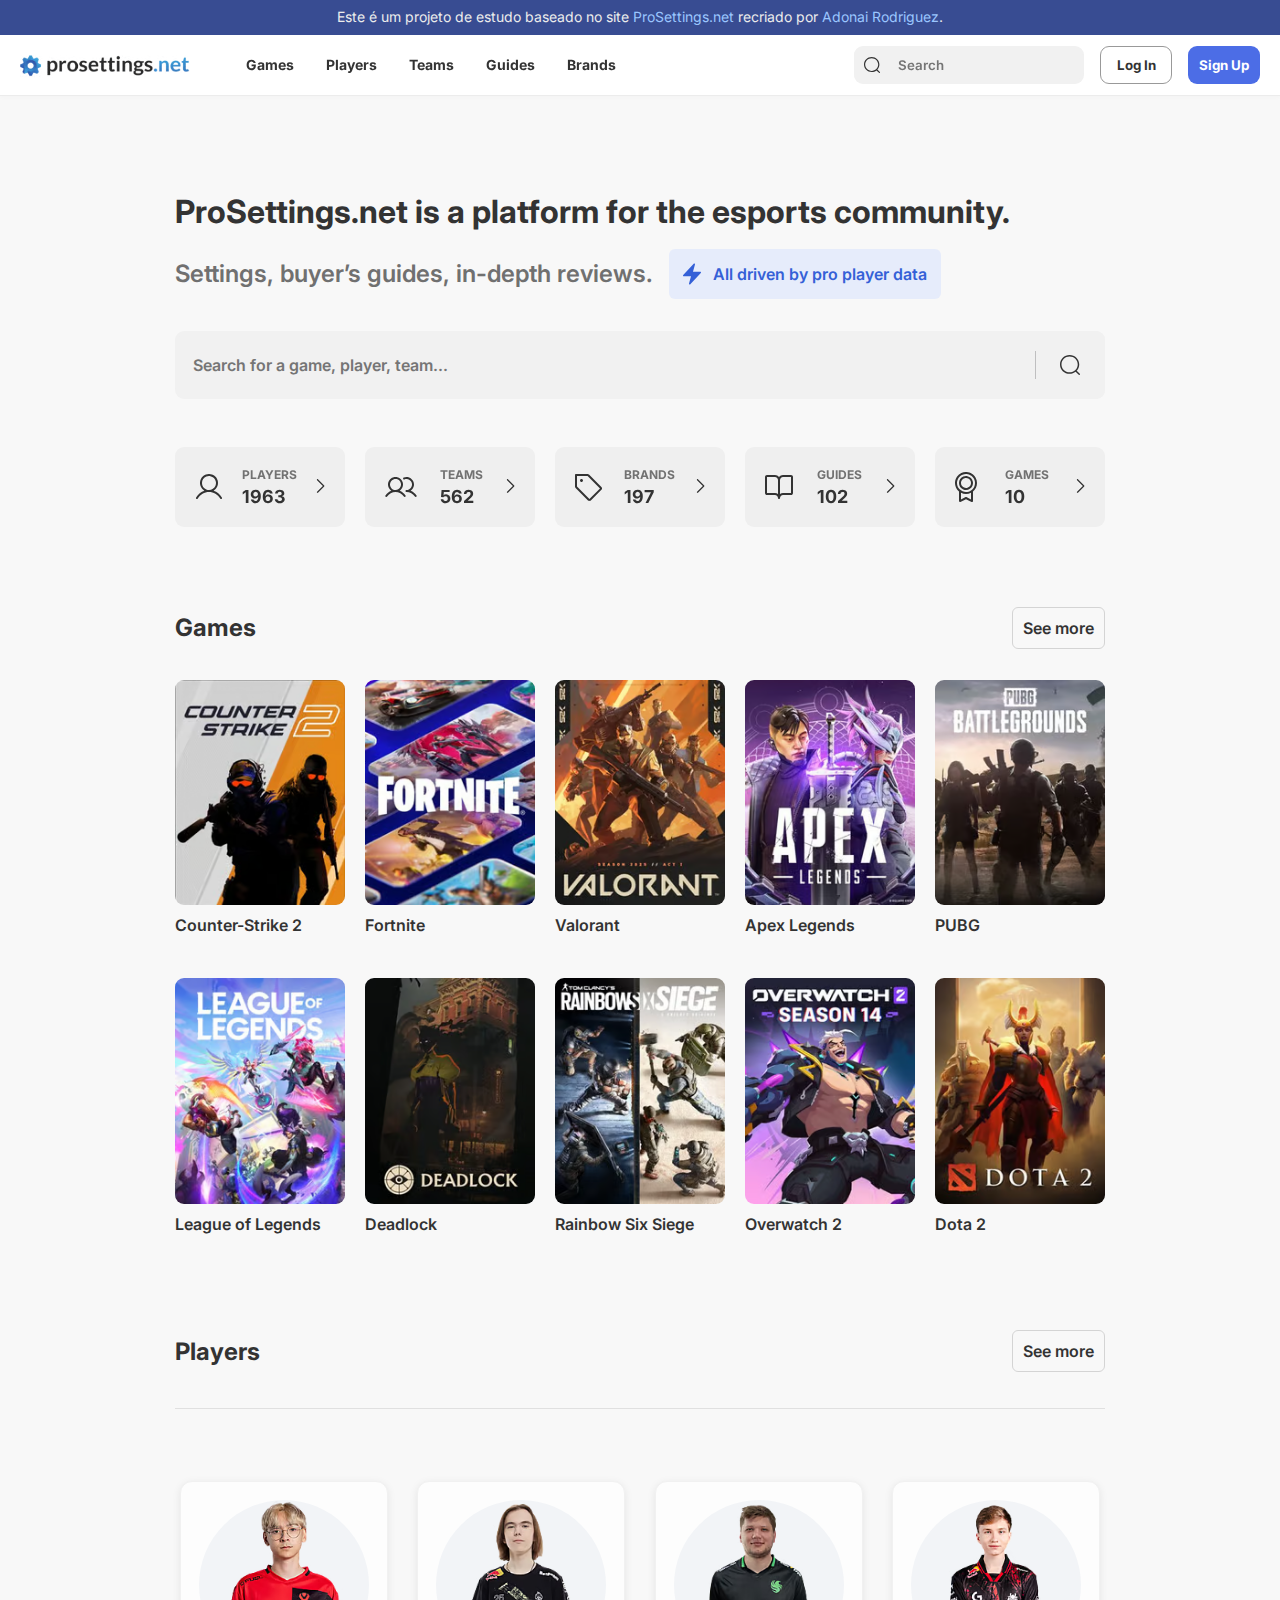
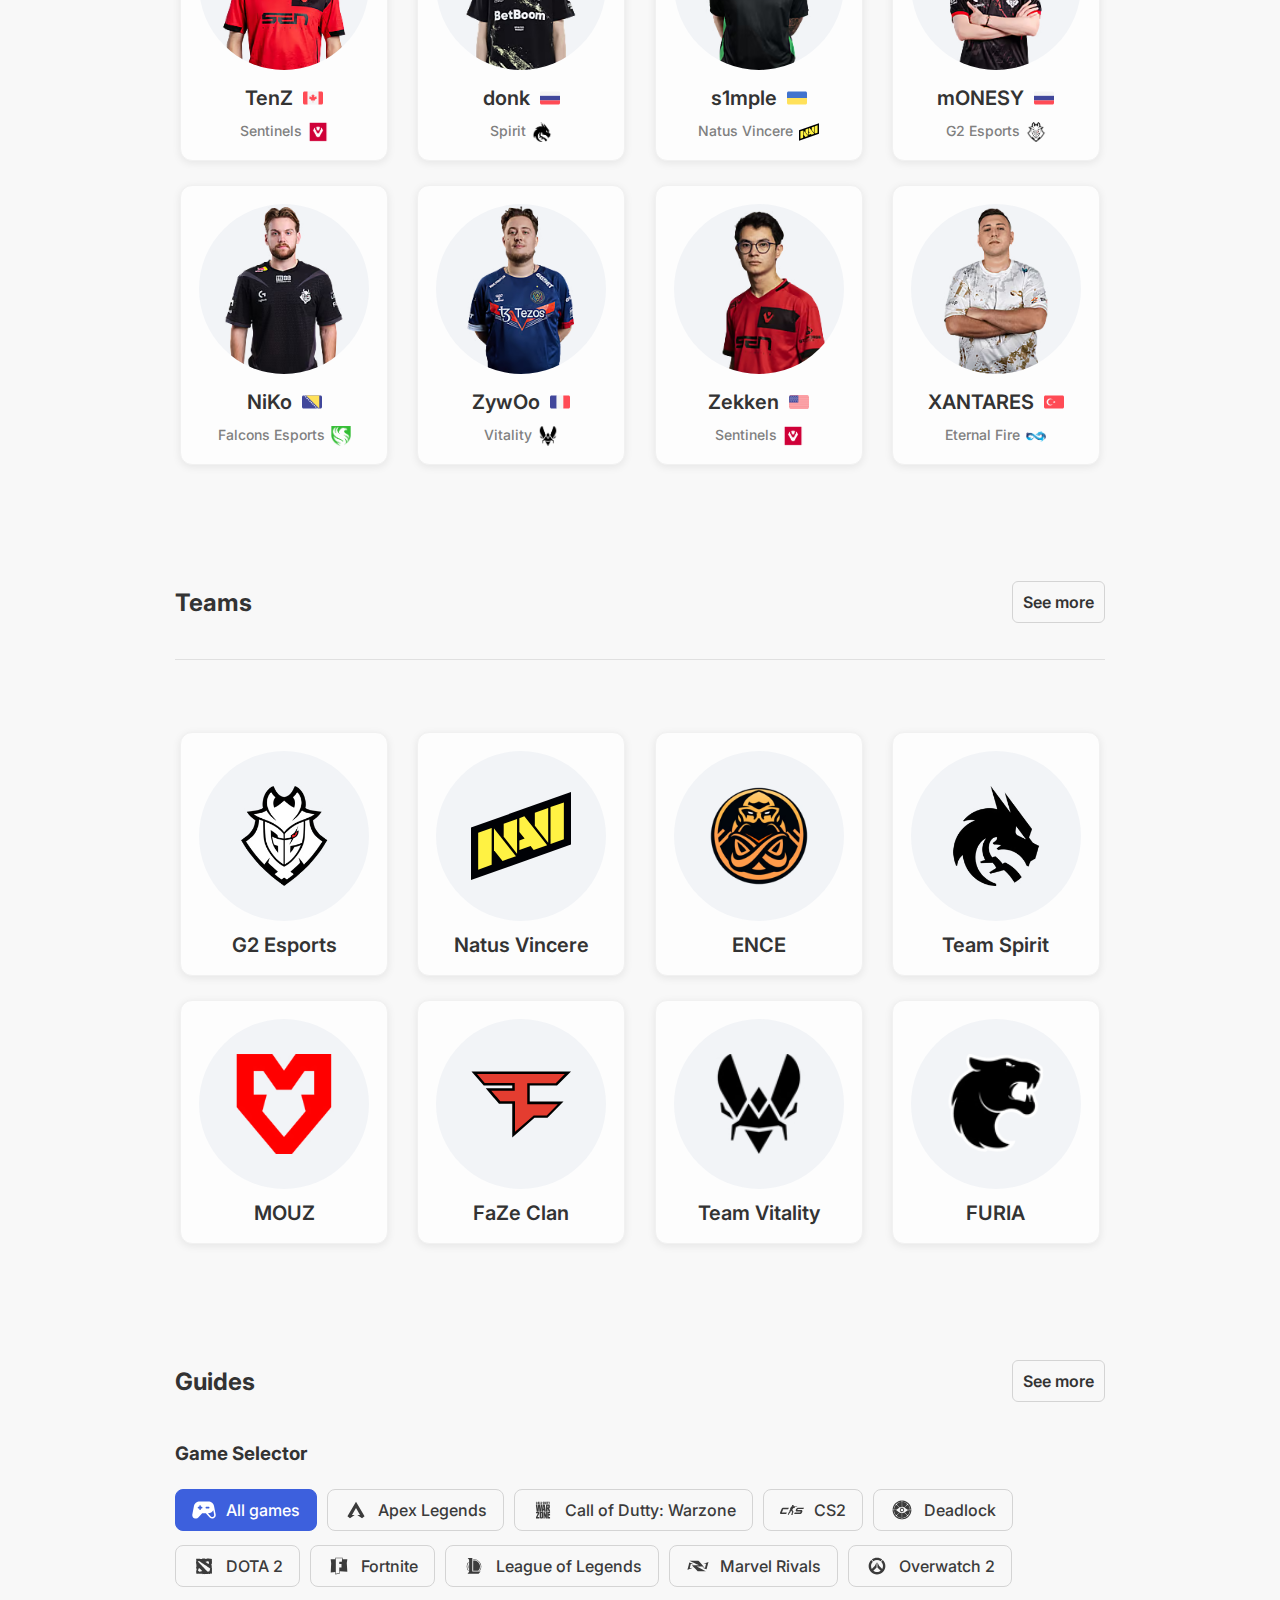
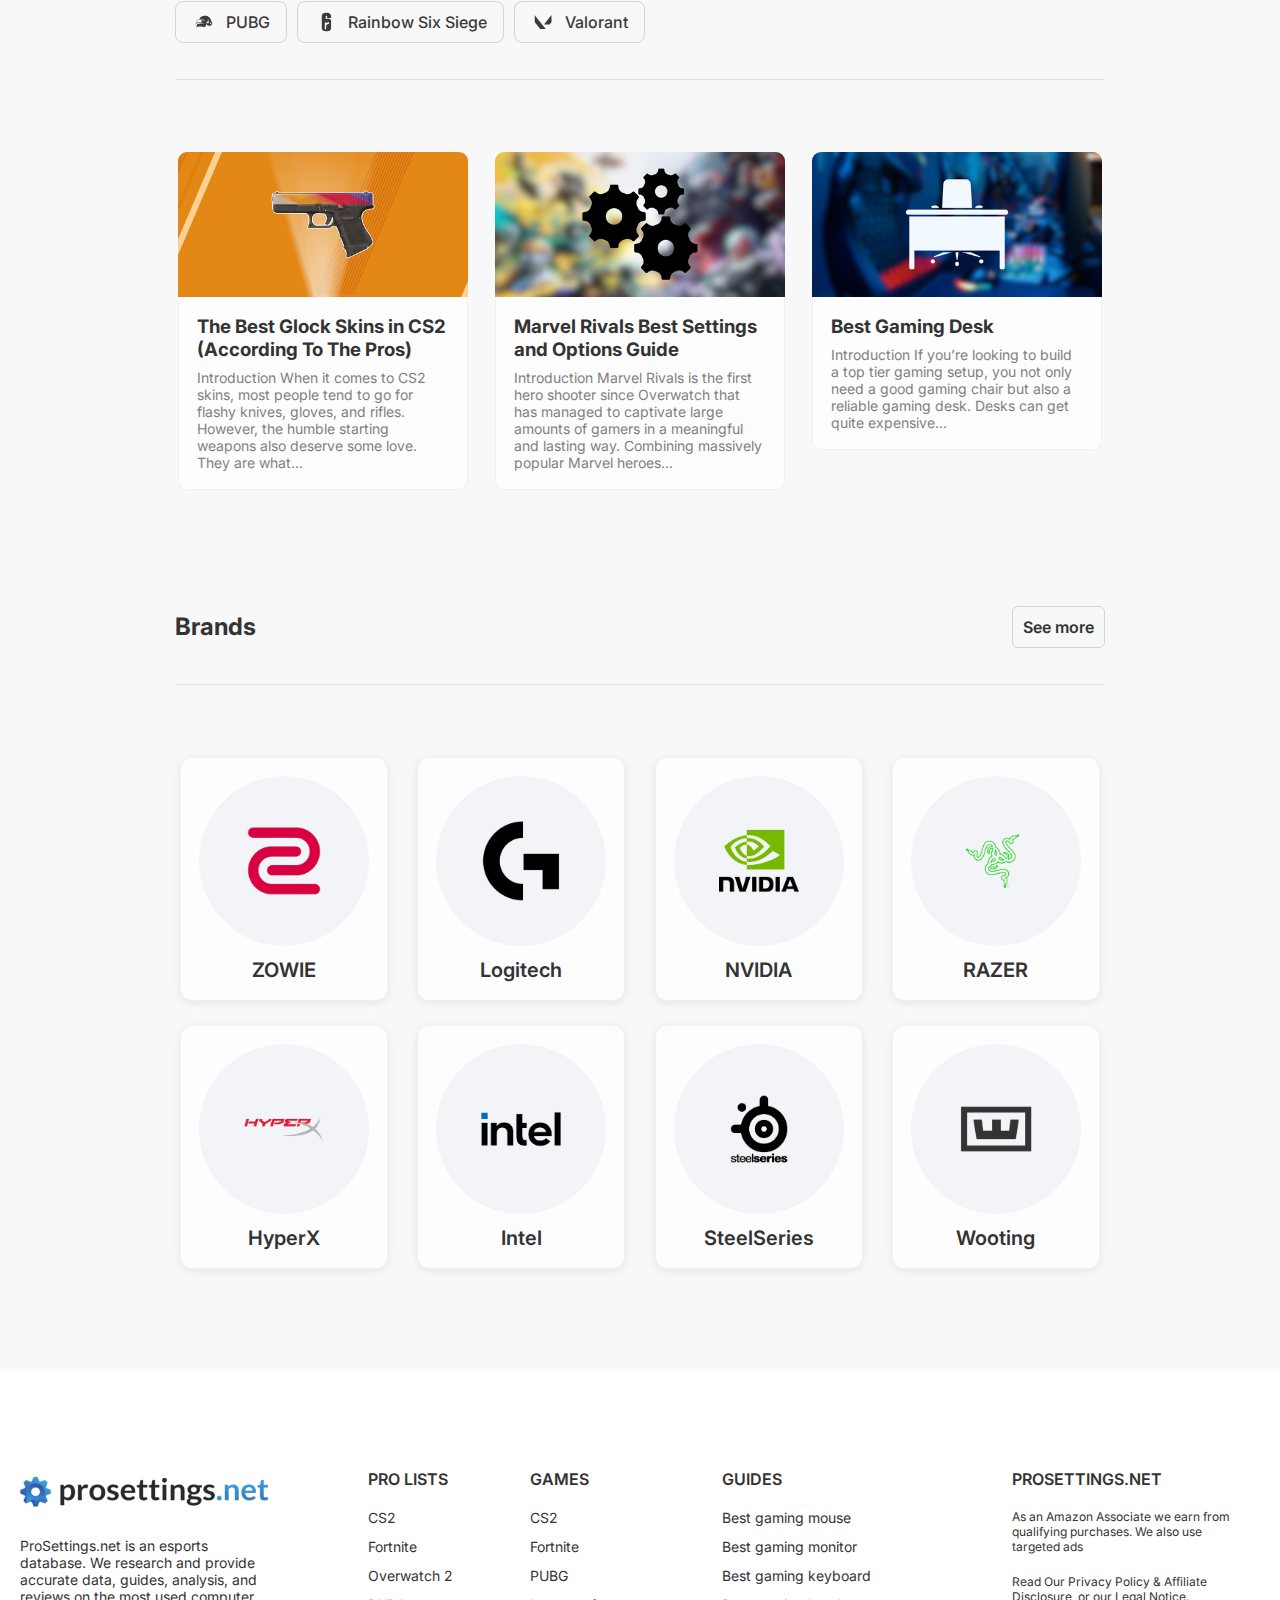
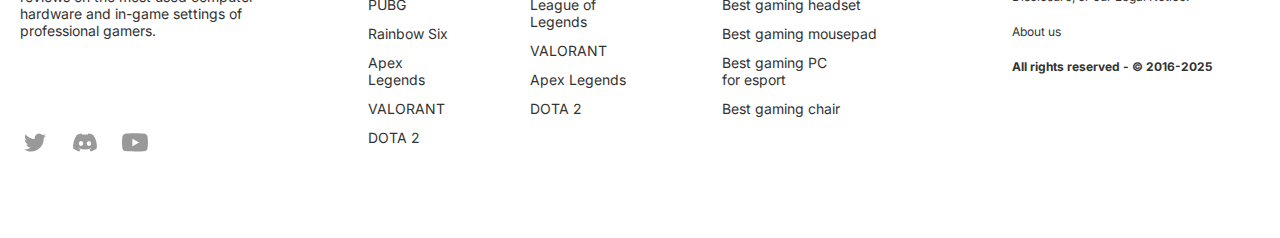
<file: index.html>
<!DOCTYPE html>
<html lang="en">

<head>
    <meta charset="UTF-8">
    <meta name="viewport" content="width=device-width, initial-scale=1.0">
    <link rel="stylesheet" href="/style.css">
    <link rel="icon" href="/imgs/favicon/favicon-32x32.png" type="image/png" sizes="32x32">
    <link rel="icon" href="/imgs/favicon/favicon-16x16.png" type="image/png" sizes="16x16">
    <title>ProSettings.net Clone - The Best Settings and Setups in Esports</title>
</head>

<body>
    <div class="before-header">
        <p>Este é um projeto de estudo baseado no site <a href="http://prosettings.net"
                target="_blank">ProSettings.net</a> recriado por <a href="https://github.com/redriz"
                target="_blank">Adonai Rodriguez</a>.</p>
    </div>
    <header>
        <nav>
            <a href="#"><img src="/imgs/prosettings-logo.avif" alt="ProSettings logo"></a>
            <ul id="nav-menu">
                <li><a href="#games">Games</a></li>
                <li><a href="#players">Players</a></li>
                <li><a href="#teams">Teams</a></li>
                <li><a href="#guides">Guides</a></li>
                <li><a href="#brands">Brands</a></li>
            </ul>
        </nav>
        <div class="scnd-nav">
            <div class="search-bar">
                <form>
                    <button type="submit"><svg width="20" height="20" viewBox="0 0 20 20" fill="none"
                            xmlns="http://www.w3.org/2000/svg">
                            <path fill-rule="evenodd" clip-rule="evenodd"
                                d="M9.61154 0C4.30323 0 0 4.20819 0 9.39926C0 14.5903 4.30323 18.7985 9.61154 18.7985C11.8819 18.7985 13.9684 18.0287 15.613 16.7415L18.7371 19.7886L18.8202 19.8586C19.1102 20.0685 19.5214 20.0446 19.7839 19.7873C20.0726 19.5043 20.072 19.0459 19.7825 18.7636L16.6952 15.7523C18.2649 14.0794 19.2231 11.8487 19.2231 9.39926C19.2231 4.20819 14.9198 0 9.61154 0ZM9.61154 1.44774C14.1022 1.44774 17.7426 5.00776 17.7426 9.39926C17.7426 13.7908 14.1022 17.3508 9.61154 17.3508C5.12086 17.3508 1.48044 13.7908 1.48044 9.39926C1.48044 5.00776 5.12086 1.44774 9.61154 1.44774Z"
                                fill="currentColor" />
                        </svg>
                    </button>
                    <input type="search" name="search" id="search" placeholder="Search">
                </form>
            </div>
            <div class="login-btns">
                <button>Log In</button><button class="signup-btn">Sign Up</button>
            </div>
        </div>
    </header>
    <div class="scnd-menu">
        <nav>
            <ul id="extra-menu">
                <li><a href="#games">Games</a></li>
                <li><a href="#players">Players</a></li>
                <li><a href="#teams">Teams</a></li>
                <li><a href="#guides">Guides</a></li>
                <li><a href="#brands">Brands</a></li>
            </ul>
        </nav>
    </div>
    <section id="hero">
        <div class="container">
            <div class="hero-container">
                <h1 class="hero-title">ProSettings.net is a platform for the esports community.</h1>
                <div class="hero-subtitle">
                    <h2>Settings, buyer’s guides, in-depth reviews.</h2>
                    <div class="hero-tag">
                        <svg width="18" height="22" viewBox="0 0 18 22" fill="none" xmlns="http://www.w3.org/2000/svg">
                            <path fill-rule="evenodd" clip-rule="evenodd"
                                d="M11.615 0.595011C11.7614 0.676508 11.8763 0.804691 11.9413 0.959115C12.0064 1.11354 12.0179 1.2853 11.974 1.44701L9.98195 8.75001H17.25C17.3961 8.75002 17.5391 8.79274 17.6613 8.87291C17.7835 8.95308 17.8796 9.06722 17.9378 9.20128C17.9961 9.33535 18.0138 9.48351 17.989 9.62754C17.9641 9.77157 17.8977 9.90521 17.798 10.012L7.29795 21.262C7.18359 21.3848 7.03135 21.4657 6.86558 21.4918C6.69981 21.5178 6.53009 21.4875 6.38357 21.4058C6.23704 21.324 6.12218 21.1954 6.05735 21.0406C5.99252 20.8859 5.98146 20.7138 6.02595 20.552L8.01795 13.25H0.749953C0.603792 13.25 0.460818 13.2073 0.338607 13.1271C0.216397 13.0469 0.120276 12.9328 0.0620594 12.7987C0.00384316 12.6647 -0.0139308 12.5165 0.0109226 12.3725C0.035776 12.2284 0.102173 12.0948 0.201953 11.988L10.702 0.738011C10.8163 0.615657 10.9683 0.535103 11.1338 0.509187C11.2993 0.483271 11.4687 0.513484 11.615 0.595011Z"
                                fill="currentColor" />
                        </svg>
                        <p>All driven by pro player data</p>
                    </div>
                </div>
                <div class="search-bar hero-search" style="width: 100%; margin: 0;">
                    <form>
                        <input type="search" name="search" id="search-hero"
                            placeholder="Search for a game, player, team...">
                        <button type="submit">
                            <svg width="20" height="20" viewBox="0 0 20 20" fill="none"
                                xmlns="http://www.w3.org/2000/svg">
                                <path fill-rule="evenodd" clip-rule="evenodd"
                                    d="M9.61154 0C4.30323 0 0 4.20819 0 9.39926C0 14.5903 4.30323 18.7985 9.61154 18.7985C11.8819 18.7985 13.9684 18.0287 15.613 16.7415L18.7371 19.7886L18.8202 19.8586C19.1102 20.0685 19.5214 20.0446 19.7839 19.7873C20.0726 19.5043 20.072 19.0459 19.7825 18.7636L16.6952 15.7523C18.2649 14.0794 19.2231 11.8487 19.2231 9.39926C19.2231 4.20819 14.9198 0 9.61154 0ZM9.61154 1.44774C14.1022 1.44774 17.7426 5.00776 17.7426 9.39926C17.7426 13.7908 14.1022 17.3508 9.61154 17.3508C5.12086 17.3508 1.48044 13.7908 1.48044 9.39926C1.48044 5.00776 5.12086 1.44774 9.61154 1.44774Z"
                                    fill="currentColor" />
                            </svg>
                        </button>
                    </form>
                </div>
                <div">
                    <ul class="hero-services">
                        <li class="hero-services_item"><a href="#"><button>
                                    <svg width="28" height="26" viewBox="0 0 28 26" fill="none"
                                        xmlns="http://www.w3.org/2000/svg">
                                        <path
                                            d="M26.8648 23.5C24.9611 20.2087 22.0273 17.8487 18.6036 16.73C20.2971 15.7218 21.6129 14.1856 22.3489 12.3572C23.0848 10.5289 23.2002 8.5095 22.6774 6.60919C22.1546 4.70889 21.0224 3.03274 19.4548 1.83815C17.8872 0.643568 15.9708 -0.00340271 13.9999 -0.00340271C12.0289 -0.00340271 10.1125 0.643568 8.54488 1.83815C6.97725 3.03274 5.84509 4.70889 5.32228 6.60919C4.79946 8.5095 4.91489 10.5289 5.65083 12.3572C6.38678 14.1856 7.70256 15.7218 9.3961 16.73C5.97235 17.8475 3.0386 20.2075 1.13485 23.5C1.06504 23.6138 1.01873 23.7405 0.998661 23.8725C0.978593 24.0045 0.985171 24.1392 1.01801 24.2687C1.05084 24.3981 1.10927 24.5197 1.18984 24.6262C1.27041 24.7327 1.3715 24.8219 1.48713 24.8887C1.60277 24.9555 1.73061 24.9985 1.86311 25.0151C1.99561 25.0316 2.1301 25.0215 2.25863 24.9853C2.38716 24.9491 2.50713 24.8874 2.61146 24.8041C2.71579 24.7208 2.80238 24.6174 2.8661 24.5C5.2211 20.43 9.3836 18 13.9999 18C18.6161 18 22.7786 20.43 25.1336 24.5C25.1973 24.6174 25.2839 24.7208 25.3882 24.8041C25.4926 24.8874 25.6125 24.9491 25.7411 24.9853C25.8696 25.0215 26.0041 25.0316 26.1366 25.0151C26.2691 24.9985 26.3969 24.9555 26.5126 24.8887C26.6282 24.8219 26.7293 24.7327 26.8099 24.6262C26.8904 24.5197 26.9489 24.3981 26.9817 24.2687C27.0145 24.1392 27.0211 24.0045 27.001 23.8725C26.981 23.7405 26.9347 23.6138 26.8648 23.5ZM6.99985 9C6.99985 7.61553 7.41039 6.26215 8.17956 5.11101C8.94873 3.95986 10.042 3.06265 11.3211 2.53284C12.6001 2.00303 14.0076 1.8644 15.3655 2.1345C16.7234 2.4046 17.9706 3.07128 18.9496 4.05025C19.9286 5.02922 20.5953 6.2765 20.8653 7.63437C21.1354 8.99223 20.9968 10.3997 20.467 11.6788C19.9372 12.9579 19.04 14.0511 17.8888 14.8203C16.7377 15.5895 15.3843 16 13.9999 16C12.1439 15.998 10.3646 15.2599 9.0523 13.9476C7.73997 12.6352 7.00184 10.8559 6.99985 9Z"
                                            fill="currentColor" />
                                    </svg>
                                    <div class="hs_item-name">
                                        <p>PLAYERS</p>
                                        <div class="hs_item-number">
                                            <p>1963</p>
                                        </div>
                                    </div>
                                    <div class="right-sign">
                                        <svg width="9" height="14" viewBox="0 0 9 14" fill="none"
                                            xmlns="http://www.w3.org/2000/svg">
                                            <path
                                                d="M8.19254 7.44219L1.94254 13.6922C1.88447 13.7503 1.81553 13.7963 1.73966 13.8277C1.66379 13.8592 1.58247 13.8753 1.50035 13.8753C1.41823 13.8753 1.33691 13.8592 1.26104 13.8277C1.18517 13.7963 1.11623 13.7503 1.05816 13.6922C1.00009 13.6341 0.954028 13.5652 0.922601 13.4893C0.891175 13.4134 0.875 13.3321 0.875 13.25C0.875 13.1679 0.891175 13.0866 0.922601 13.0107C0.954028 12.9348 1.00009 12.8659 1.05816 12.8078L6.86675 7L1.05816 1.19219C0.940884 1.07491 0.875 0.915853 0.875 0.75C0.875 0.584148 0.940884 0.425088 1.05816 0.307813C1.17544 0.190537 1.3345 0.124653 1.50035 0.124653C1.6662 0.124653 1.82526 0.190537 1.94254 0.307813L8.19254 6.55781C8.25065 6.61586 8.29675 6.68479 8.3282 6.76066C8.35965 6.83654 8.37584 6.91787 8.37584 7C8.37584 7.08214 8.35965 7.16346 8.3282 7.23934C8.29675 7.31521 8.25065 7.38414 8.19254 7.44219Z"
                                                fill="currentColor" />
                                        </svg>
                                    </div>
                                </button></a></li>
                        <li class="hero-services_item"><a href="#"><button>
                                    <svg width="32" height="21" viewBox="0 0 32 21" fill="none"
                                        xmlns="http://www.w3.org/2000/svg">
                                        <path
                                            d="M14.6558 13.74C15.9961 12.8477 17.0136 11.5479 17.558 10.0326C18.1023 8.51727 18.1445 6.86703 17.6785 5.32588C17.2124 3.78472 16.2627 2.43446 14.9699 1.47478C13.677 0.515106 12.1097 -0.00304413 10.4996 -0.00304413C8.88948 -0.00304413 7.32212 0.515106 6.02929 1.47478C4.73645 2.43446 3.78677 3.78472 3.32069 5.32588C2.8546 6.86703 2.89685 8.51727 3.4412 10.0326C3.98554 11.5479 5.00307 12.8477 6.34332 13.74C3.91894 14.6335 1.84846 16.287 0.440824 18.4538C0.366843 18.5637 0.315457 18.6873 0.28965 18.8173C0.263844 18.9472 0.264133 19.0811 0.2905 19.2109C0.316868 19.3408 0.368788 19.4642 0.443242 19.5738C0.517696 19.6834 0.6132 19.7772 0.724202 19.8496C0.835204 19.922 0.959489 19.9716 1.08983 19.9955C1.22018 20.0195 1.35398 20.0173 1.48347 19.989C1.61295 19.9608 1.73554 19.9071 1.8441 19.8311C1.95265 19.7551 2.04502 19.6583 2.11582 19.5462C3.02381 18.1497 4.26627 17.0021 5.73037 16.2077C7.19447 15.4133 8.83383 14.9972 10.4996 14.9972C12.1653 14.9972 13.8047 15.4133 15.2688 16.2077C16.7329 17.0021 17.9753 18.1497 18.8833 19.5462C19.03 19.7642 19.2566 19.9158 19.514 19.968C19.7715 20.0203 20.0392 19.9691 20.2593 19.8256C20.4794 19.6821 20.6341 19.4577 20.6901 19.201C20.746 18.9443 20.6987 18.6758 20.5583 18.4538C19.1507 16.287 17.0802 14.6335 14.6558 13.74ZM4.99957 7.5C4.99957 6.4122 5.32214 5.34883 5.92649 4.44436C6.53084 3.53989 7.38982 2.83494 8.39481 2.41866C9.39981 2.00238 10.5057 1.89346 11.5726 2.10568C12.6395 2.3179 13.6195 2.84172 14.3887 3.61091C15.1579 4.3801 15.6817 5.36011 15.8939 6.427C16.1061 7.4939 15.9972 8.59976 15.5809 9.60476C15.1646 10.6098 14.4597 11.4687 13.5552 12.0731C12.6507 12.6774 11.5874 13 10.4996 13C9.04139 12.9983 7.6434 12.4184 6.61231 11.3873C5.58122 10.3562 5.00123 8.95818 4.99957 7.5ZM31.2671 19.8375C31.0449 19.9823 30.7744 20.033 30.5149 19.9784C30.2554 19.9238 30.0282 19.7683 29.8833 19.5462C28.9764 18.1489 27.7341 17.0008 26.2697 16.2067C24.8053 15.4126 23.1654 14.9978 21.4996 15C21.2344 15 20.98 14.8946 20.7925 14.7071C20.6049 14.5196 20.4996 14.2652 20.4996 14C20.4996 13.7348 20.6049 13.4804 20.7925 13.2929C20.98 13.1054 21.2344 13 21.4996 13C22.3095 12.9992 23.1093 12.8196 23.8418 12.4739C24.5743 12.1282 25.2214 11.625 25.7369 11.0002C26.2523 10.3754 26.6234 9.64454 26.8237 8.85972C27.0239 8.0749 27.0483 7.25554 26.8952 6.46018C26.7421 5.66483 26.4152 4.91311 25.9378 4.25874C25.4605 3.60438 24.8445 3.06351 24.134 2.67479C23.4234 2.28607 22.6357 2.0591 21.8272 2.01008C21.0187 1.96107 20.2094 2.09122 19.4571 2.39125C19.3344 2.44428 19.2024 2.47218 19.0687 2.47331C18.9351 2.47444 18.8026 2.44877 18.679 2.39782C18.5555 2.34688 18.4434 2.27168 18.3494 2.17669C18.2554 2.08169 18.1814 1.96882 18.1318 1.84474C18.0822 1.72066 18.0579 1.58789 18.0605 1.45427C18.063 1.32066 18.0923 1.18891 18.1466 1.06681C18.201 0.944717 18.2792 0.834748 18.3768 0.743405C18.4743 0.652062 18.5892 0.581197 18.7146 0.534999C20.4364 -0.151687 22.3515 -0.176398 24.0905 0.465632C25.8295 1.10766 27.2691 2.37094 28.1316 4.01177C28.9941 5.65259 29.2184 7.5547 28.7612 9.35115C28.304 11.1476 27.1978 12.7111 25.6558 13.74C28.0802 14.6335 30.1507 16.287 31.5583 18.4538C31.7032 18.6759 31.7539 18.9464 31.6992 19.2059C31.6446 19.4654 31.4892 19.6926 31.2671 19.8375Z"
                                            fill="currentColor" />
                                    </svg>
                                    <div class="hs_item-name">
                                        <p>TEAMS</p>
                                        <div class="hs_item-number">
                                            <p>562</p>
                                        </div>
                                    </div>
                                    <div class="right-sign">
                                        <svg width="9" height="14" viewBox="0 0 9 14" fill="none"
                                            xmlns="http://www.w3.org/2000/svg">
                                            <path
                                                d="M8.19254 7.44219L1.94254 13.6922C1.88447 13.7503 1.81553 13.7963 1.73966 13.8277C1.66379 13.8592 1.58247 13.8753 1.50035 13.8753C1.41823 13.8753 1.33691 13.8592 1.26104 13.8277C1.18517 13.7963 1.11623 13.7503 1.05816 13.6922C1.00009 13.6341 0.954028 13.5652 0.922601 13.4893C0.891175 13.4134 0.875 13.3321 0.875 13.25C0.875 13.1679 0.891175 13.0866 0.922601 13.0107C0.954028 12.9348 1.00009 12.8659 1.05816 12.8078L6.86675 7L1.05816 1.19219C0.940884 1.07491 0.875 0.915853 0.875 0.75C0.875 0.584148 0.940884 0.425088 1.05816 0.307813C1.17544 0.190537 1.3345 0.124653 1.50035 0.124653C1.6662 0.124653 1.82526 0.190537 1.94254 0.307813L8.19254 6.55781C8.25065 6.61586 8.29675 6.68479 8.3282 6.76066C8.35965 6.83654 8.37584 6.91787 8.37584 7C8.37584 7.08214 8.35965 7.16346 8.3282 7.23934C8.29675 7.31521 8.25065 7.38414 8.19254 7.44219Z"
                                                fill="currentColor" />
                                        </svg>
                                    </div>
                                </button></a></li>
                        <li class="hero-services_item"><a href="#"><button>
                                    <svg width="27" height="27" viewBox="0 0 27 27" fill="none"
                                        xmlns="http://www.w3.org/2000/svg">
                                        <path
                                            d="M26.4138 13L14 0.586252C13.815 0.399727 13.5947 0.251844 13.352 0.151201C13.1093 0.0505584 12.849 -0.000836928 12.5863 2.48929e-06H1.00001C0.734794 2.48929e-06 0.48044 0.10536 0.292904 0.292896C0.105367 0.480432 1.01187e-05 0.734786 1.01187e-05 1V12.5863C-0.000829299 12.849 0.0505661 13.1093 0.151209 13.352C0.251852 13.5947 0.399734 13.815 0.58626 14L13 26.4138C13.1857 26.5995 13.4062 26.7469 13.6489 26.8474C13.8916 26.948 14.1517 26.9997 14.4144 26.9997C14.6771 26.9997 14.9372 26.948 15.1799 26.8474C15.4225 26.7469 15.643 26.5995 15.8288 26.4138L26.4138 15.8288C26.5995 15.643 26.7469 15.4225 26.8474 15.1799C26.948 14.9372 26.9997 14.6771 26.9997 14.4144C26.9997 14.1517 26.948 13.8916 26.8474 13.6489C26.7469 13.4062 26.5995 13.1857 26.4138 13ZM14.4138 25L2.00001 12.5863V2H12.5863L25 14.4138L14.4138 25ZM8.00001 6.5C8.00001 6.79667 7.91204 7.08668 7.74721 7.33336C7.58239 7.58003 7.34812 7.77229 7.07404 7.88582C6.79995 7.99935 6.49835 8.02906 6.20737 7.97118C5.9164 7.9133 5.64913 7.77044 5.43935 7.56066C5.22957 7.35088 5.08671 7.08361 5.02883 6.79264C4.97095 6.50167 5.00066 6.20007 5.11419 5.92598C5.22772 5.65189 5.41998 5.41762 5.66666 5.2528C5.91333 5.08798 6.20334 5 6.50001 5C6.89783 5 7.27937 5.15804 7.56067 5.43934C7.84197 5.72065 8.00001 6.10218 8.00001 6.5Z"
                                            fill="currentColor" />
                                    </svg>
                                    <div class="hs_item-name">
                                        <p>BRANDS</p>
                                        <div class="hs_item-number">
                                            <p>197</p>
                                        </div>
                                    </div>
                                    <div class="right-sign">
                                        <svg width="9" height="14" viewBox="0 0 9 14" fill="none"
                                            xmlns="http://www.w3.org/2000/svg">
                                            <path
                                                d="M8.19254 7.44219L1.94254 13.6922C1.88447 13.7503 1.81553 13.7963 1.73966 13.8277C1.66379 13.8592 1.58247 13.8753 1.50035 13.8753C1.41823 13.8753 1.33691 13.8592 1.26104 13.8277C1.18517 13.7963 1.11623 13.7503 1.05816 13.6922C1.00009 13.6341 0.954028 13.5652 0.922601 13.4893C0.891175 13.4134 0.875 13.3321 0.875 13.25C0.875 13.1679 0.891175 13.0866 0.922601 13.0107C0.954028 12.9348 1.00009 12.8659 1.05816 12.8078L6.86675 7L1.05816 1.19219C0.940884 1.07491 0.875 0.915853 0.875 0.75C0.875 0.584148 0.940884 0.425088 1.05816 0.307813C1.17544 0.190537 1.3345 0.124653 1.50035 0.124653C1.6662 0.124653 1.82526 0.190537 1.94254 0.307813L8.19254 6.55781C8.25065 6.61586 8.29675 6.68479 8.3282 6.76066C8.35965 6.83654 8.37584 6.91787 8.37584 7C8.37584 7.08214 8.35965 7.16346 8.3282 7.23934C8.29675 7.31521 8.25065 7.38414 8.19254 7.44219Z"
                                                fill="currentColor" />
                                        </svg>
                                    </div>
                                </button></a></li>
                        <li class="hero-services_item"><a href="#"><button>
                                    <svg width="28" height="24" viewBox="0 0 28 24" fill="none"
                                        xmlns="http://www.w3.org/2000/svg">
                                        <path
                                            d="M26 0H18C17.2238 0 16.4582 0.180725 15.7639 0.527864C15.0697 0.875003 14.4657 1.37902 14 2C13.5343 1.37902 12.9303 0.875003 12.2361 0.527864C11.5418 0.180725 10.7762 0 10 0H2C1.46957 0 0.960859 0.210714 0.585786 0.585786C0.210714 0.960859 0 1.46957 0 2V18C0 18.5304 0.210714 19.0391 0.585786 19.4142C0.960859 19.7893 1.46957 20 2 20H10C10.7956 20 11.5587 20.3161 12.1213 20.8787C12.6839 21.4413 13 22.2044 13 23C13 23.2652 13.1054 23.5196 13.2929 23.7071C13.4804 23.8946 13.7348 24 14 24C14.2652 24 14.5196 23.8946 14.7071 23.7071C14.8946 23.5196 15 23.2652 15 23C15 22.2044 15.3161 21.4413 15.8787 20.8787C16.4413 20.3161 17.2044 20 18 20H26C26.5304 20 27.0391 19.7893 27.4142 19.4142C27.7893 19.0391 28 18.5304 28 18V2C28 1.46957 27.7893 0.960859 27.4142 0.585786C27.0391 0.210714 26.5304 0 26 0ZM10 18H2V2H10C10.7956 2 11.5587 2.31607 12.1213 2.87868C12.6839 3.44129 13 4.20435 13 5V19C12.1353 18.3493 11.0821 17.9983 10 18ZM26 18H18C16.9179 17.9983 15.8647 18.3493 15 19V5C15 4.20435 15.3161 3.44129 15.8787 2.87868C16.4413 2.31607 17.2044 2 18 2H26V18Z"
                                            fill="currentColor" />
                                    </svg>
                                    <div class="hs_item-name">
                                        <p>GUIDES</p>
                                        <div class="hs_item-number">
                                            <p>102</p>
                                        </div>
                                    </div>
                                    <div class="right-sign">
                                        <svg width="9" height="14" viewBox="0 0 9 14" fill="none"
                                            xmlns="http://www.w3.org/2000/svg">
                                            <path
                                                d="M8.19254 7.44219L1.94254 13.6922C1.88447 13.7503 1.81553 13.7963 1.73966 13.8277C1.66379 13.8592 1.58247 13.8753 1.50035 13.8753C1.41823 13.8753 1.33691 13.8592 1.26104 13.8277C1.18517 13.7963 1.11623 13.7503 1.05816 13.6922C1.00009 13.6341 0.954028 13.5652 0.922601 13.4893C0.891175 13.4134 0.875 13.3321 0.875 13.25C0.875 13.1679 0.891175 13.0866 0.922601 13.0107C0.954028 12.9348 1.00009 12.8659 1.05816 12.8078L6.86675 7L1.05816 1.19219C0.940884 1.07491 0.875 0.915853 0.875 0.75C0.875 0.584148 0.940884 0.425088 1.05816 0.307813C1.17544 0.190537 1.3345 0.124653 1.50035 0.124653C1.6662 0.124653 1.82526 0.190537 1.94254 0.307813L8.19254 6.55781C8.25065 6.61586 8.29675 6.68479 8.3282 6.76066C8.35965 6.83654 8.37584 6.91787 8.37584 7C8.37584 7.08214 8.35965 7.16346 8.3282 7.23934C8.29675 7.31521 8.25065 7.38414 8.19254 7.44219Z"
                                                fill="currentColor" />
                                        </svg>
                                    </div>
                                </button></a></li>
                        <li class="hero-services_item"><a href="#"><button>
                                    <svg width="22" height="30" viewBox="0 0 22 30" fill="none"
                                        xmlns="http://www.w3.org/2000/svg">
                                        <path
                                            d="M22 11C22.0011 9.14625 21.5337 7.32229 20.6412 5.69753C19.7487 4.07277 18.4601 2.69991 16.895 1.70646C15.33 0.713016 13.5392 0.131208 11.6891 0.0150777C9.839 -0.101052 7.98955 0.252262 6.31254 1.0422C4.63553 1.83215 3.18535 3.0331 2.0967 4.5335C1.00805 6.03391 0.31624 7.78511 0.0855283 9.62444C-0.145184 11.4638 0.0926847 13.3316 0.77704 15.0544C1.4614 16.7772 2.57004 18.2991 4 19.4788V29C3.99988 29.1705 4.04338 29.3383 4.12636 29.4873C4.20934 29.6363 4.32905 29.7616 4.4741 29.8513C4.61916 29.941 4.78474 29.9921 4.95511 29.9997C5.12549 30.0074 5.29499 29.9713 5.4475 29.895L11 27.125L16.5538 29.9013C16.693 29.9679 16.8457 30.0017 17 30C17.2652 30 17.5196 29.8946 17.7071 29.7071C17.8946 29.5196 18 29.2652 18 29V19.4788C19.2512 18.4483 20.2587 17.1536 20.9503 15.6877C21.6419 14.2217 22.0003 12.6209 22 11ZM2 11C2 9.21997 2.52784 7.47991 3.51677 5.99987C4.50571 4.51983 5.91132 3.36627 7.55585 2.68509C9.20039 2.0039 11.01 1.82567 12.7558 2.17293C14.5016 2.5202 16.1053 3.37737 17.364 4.63604C18.6226 5.89471 19.4798 7.49836 19.8271 9.24419C20.1743 10.99 19.9961 12.7996 19.3149 14.4442C18.6337 16.0887 17.4802 17.4943 16.0001 18.4832C14.5201 19.4722 12.78 20 11 20C8.61386 19.9974 6.32622 19.0483 4.63896 17.361C2.95171 15.6738 2.00265 13.3861 2 11ZM16 27.3825L11.4463 25.1063C11.3073 25.0367 11.1541 25.0005 10.9988 25.0005C10.8434 25.0005 10.6902 25.0367 10.5513 25.1063L6 27.3825V20.7963C7.54796 21.5874 9.26157 22 11 22C12.7384 22 14.452 21.5874 16 20.7963V27.3825ZM11 18C12.3845 18 13.7378 17.5895 14.889 16.8203C16.0401 16.0511 16.9373 14.9579 17.4672 13.6788C17.997 12.3997 18.1356 10.9922 17.8655 9.63437C17.5954 8.2765 16.9287 7.02922 15.9497 6.05025C14.9708 5.07129 13.7235 4.4046 12.3656 4.1345C11.0078 3.86441 9.6003 4.00303 8.32122 4.53284C7.04213 5.06266 5.94888 5.95987 5.17971 7.11101C4.41054 8.26215 4 9.61553 4 11C4.00199 12.8559 4.74012 14.6352 6.05245 15.9476C7.36477 17.2599 9.14409 17.998 11 18ZM11 6C11.9889 6 12.9556 6.29325 13.7779 6.84265C14.6001 7.39206 15.241 8.17295 15.6194 9.08658C15.9978 10.0002 16.0969 11.0055 15.9039 11.9755C15.711 12.9454 15.2348 13.8363 14.5355 14.5355C13.8363 15.2348 12.9454 15.711 11.9755 15.9039C11.0055 16.0969 10.0002 15.9978 9.08658 15.6194C8.17295 15.241 7.39206 14.6001 6.84265 13.7779C6.29325 12.9556 6 11.9889 6 11C6 9.67392 6.52679 8.40215 7.46447 7.46447C8.40215 6.52679 9.67392 6 11 6Z"
                                            fill="currentColor" />
                                    </svg>
                                    <div class="hs_item-name">
                                        <p>GAMES</p>
                                        <div class="hs_item-number">
                                            <p>10</p>
                                        </div>
                                    </div>
                                    <div class="right-sign">
                                        <svg width="9" height="14" viewBox="0 0 9 14" fill="none"
                                            xmlns="http://www.w3.org/2000/svg">
                                            <path
                                                d="M8.19254 7.44219L1.94254 13.6922C1.88447 13.7503 1.81553 13.7963 1.73966 13.8277C1.66379 13.8592 1.58247 13.8753 1.50035 13.8753C1.41823 13.8753 1.33691 13.8592 1.26104 13.8277C1.18517 13.7963 1.11623 13.7503 1.05816 13.6922C1.00009 13.6341 0.954028 13.5652 0.922601 13.4893C0.891175 13.4134 0.875 13.3321 0.875 13.25C0.875 13.1679 0.891175 13.0866 0.922601 13.0107C0.954028 12.9348 1.00009 12.8659 1.05816 12.8078L6.86675 7L1.05816 1.19219C0.940884 1.07491 0.875 0.915853 0.875 0.75C0.875 0.584148 0.940884 0.425088 1.05816 0.307813C1.17544 0.190537 1.3345 0.124653 1.50035 0.124653C1.6662 0.124653 1.82526 0.190537 1.94254 0.307813L8.19254 6.55781C8.25065 6.61586 8.29675 6.68479 8.3282 6.76066C8.35965 6.83654 8.37584 6.91787 8.37584 7C8.37584 7.08214 8.35965 7.16346 8.3282 7.23934C8.29675 7.31521 8.25065 7.38414 8.19254 7.44219Z"
                                                fill="currentColor" />
                                        </svg>
                                    </div>
                                </button></a></li>
                    </ul>
            </div>
        </div>
        </div>
    </section>
    <section id="games">
        <div class="container">
            <div class="games-container">
                <div class="section-title">
                    <h2>Games</h2>
                    <a href="#">See more</a>
                </div>
                <div class="games-list">
                    <ul class="games-list-container">
                        <li class="game-item">
                            <a href="#">
                                <div class="game-item-img">
                                    <img src="/imgs/games/counter-strike-2-card-image.avif" alt="">
                                </div>
                                <div class="game-item-name">
                                    <p>Counter-Strike 2</p>
                                </div>
                            </a>
                        </li>
                        <li class="game-item">
                            <a href="#">
                                <div class="game-item-img">
                                    <img src="/imgs/games/fortnite-card-image.avif" alt="">
                                </div>
                                <div class="game-item-name">
                                    <p>Fortnite</p>
                                </div>
                            </a>
                        </li>
                        <li class="game-item">
                            <a href="#">
                                <div class="game-item-img">
                                    <img src="/imgs/games/valorant-card-image.avif" alt="">
                                </div>
                                <div class="game-item-name">
                                    <p>Valorant</p>
                                </div>
                            </a>
                        </li>
                        <li class="game-item">
                            <a href="#">
                                <div class="game-item-img">
                                    <img src="/imgs/games/apex-legends-card-image.avif" alt="">
                                </div>
                                <div class="game-item-name">
                                    <p>Apex Legends</p>
                                </div>
                            </a>
                        </li>
                        <li class="game-item">
                            <a href="#">
                                <div class="game-item-img">
                                    <img src="/imgs/games/pubg-card-image.avif" alt="">
                                </div>
                                <div class="game-item-name">
                                    <p>PUBG</p>
                                </div>
                            </a>
                        </li>
                        <li class="game-item">
                            <a href="#">
                                <div class="game-item-img">
                                    <img src="/imgs/games/league-of-legends-card-image.avif" alt="">
                                </div>
                                <div class="game-item-name">
                                    <p>League of Legends</p>
                                </div>
                            </a>
                        </li>
                        <li class="game-item">
                            <a href="#">
                                <div class="game-item-img">
                                    <img src="/imgs/games/deadlock-card-image.avif" alt="">
                                </div>
                                <div class="game-item-name">
                                    <p>Deadlock</p>
                                </div>
                            </a>
                        </li>
                        <li class="game-item">
                            <a href="#">
                                <div class="game-item-img">
                                    <img src="/imgs/games/rainbow-six-siege-card-image.avif" alt="">
                                </div>
                                <div class="game-item-name">
                                    <p>Rainbow Six Siege</p>
                                </div>
                            </a>
                        </li>
                        <li class="game-item">
                            <a href="#">
                                <div class="game-item-img">
                                    <img src="/imgs/games/overwatch-2-card-image.avif" alt="">
                                </div>
                                <div class="game-item-name">
                                    <p>Overwatch 2</p>
                                </div>
                            </a>
                        </li>
                        <li class="game-item">
                            <a href="#">
                                <div class="game-item-img">
                                    <img src="/imgs/games/dota-2-card-image.avif" alt="">
                                </div>
                                <div class="game-item-name">
                                    <p>Dota 2</p>
                                </div>
                            </a>
                        </li>
                    </ul>
                </div>
            </div>
        </div>
    </section>
    <section id="players">
        <div class="container">
            <div class="players-container">
                <div class="section-title">
                    <h2>Players</h2>
                    <a href="#">See more</a>
                </div>
                <div class="players-list">
                    <ul class="players-list-container">
                        <li class="player-item">
                            <a href="#">
                                <div class="player-item-img">
                                    <img src="/imgs/players/tenz.avif" alt="">
                                </div>
                                <div class="player-info">
                                    <div class="player-item-name">
                                        <p>TenZ</p>
                                        <img src="/imgs/flags/ca.svg" alt="Canada flag">
                                    </div>
                                    <div class="team-player">
                                        <p>Sentinels</p>
                                        <img src="/imgs/teams/sentinels.avif" alt="Sentinels icon">
                                    </div>
                                </div>
                            </a>
                        </li>
                        <li class="player-item">
                            <a href="#">
                                <div class="player-item-img">
                                    <img src="/imgs/players/donk.avif" alt="">
                                </div>
                                <div class="player-info">
                                    <div class="player-item-name">
                                        <p>donk</p>
                                        <img src="/imgs/flags/ru.svg" alt="Russia flag">
                                    </div>
                                    <div class="team-player">
                                        <p>Spirit</p>
                                        <img src="/imgs/teams/team-spirit.avif" alt="Spirit icon">
                                    </div>
                                </div>
                            </a>
                        </li>
                        <li class="player-item">
                            <a href="#">
                                <div class="player-item-img">
                                    <img src="/imgs/players/s1mple.avif" alt="">
                                </div>
                                <div class="player-info">
                                    <div class="player-item-name">
                                        <p>s1mple</p>
                                        <img src="/imgs/flags/ua.svg" alt="Ukraine flag">
                                    </div>
                                    <div class="team-player">
                                        <p>Natus Vincere</p>
                                        <img src="/imgs/teams/natus-vincere.svg" alt="Natus Vincere icon">
                                    </div>
                                </div>
                            </a>
                        </li>
                        <li class="player-item">
                            <a href="#">
                                <div class="player-item-img">
                                    <img src="/imgs/players/m0nesy.avif" alt="">
                                </div>
                                <div class="player-info">
                                    <div class="player-item-name">
                                        <p>mONESY</p>
                                        <img src="/imgs/flags/ru.svg" alt="Russia flag">
                                    </div>
                                    <div class="team-player">
                                        <p>G2 Esports</p>
                                        <img src="/imgs/teams/g2-esports.avif" alt="G2 Esports icon">
                                    </div>
                                </div>
                            </a>
                        </li>
                        <li class="player-item">
                            <a href="#">
                                <div class="player-item-img">
                                    <img src="/imgs/players/niko.avif" alt="">
                                </div>
                                <div class="player-info">
                                    <div class="player-item-name">
                                        <p>NiKo</p>
                                        <img src="/imgs/flags/ba.svg" alt="Bosnia and Herzegovina flag">
                                    </div>
                                    <div class="team-player">
                                        <p>Falcons Esports</p>
                                        <img src="/imgs/teams/falcons-esports.avif" alt="Falcons Esports icon">
                                    </div>
                                </div>
                            </a>
                        </li>
                        <li class="player-item">
                            <a href="#">
                                <div class="player-item-img">
                                    <img src="/imgs/players/zywoo.avif" alt="">
                                </div>
                                <div class="player-info">
                                    <div class="player-item-name">
                                        <p>ZywOo</p>
                                        <img src="/imgs/flags/fr.svg" alt="France flag">
                                    </div>
                                    <div class="team-player">
                                        <p>Vitality</p>
                                        <img src="/imgs/teams/team-vitality.avif" alt="Vitality icon">
                                    </div>
                                </div>
                            </a>
                        </li>
                        <li class="player-item">
                            <a href="#">
                                <div class="player-item-img">
                                    <img src="/imgs/players/zekken.avif" alt="">
                                </div>
                                <div class="player-info">
                                    <div class="player-item-name">
                                        <p>Zekken</p>
                                        <img src="/imgs/flags/us.svg" alt="United States flag">
                                    </div>
                                    <div class="team-player">
                                        <p>Sentinels</p>
                                        <img src="/imgs/teams/sentinels.avif" alt="Sentinels icon">
                                    </div>
                                </div>
                            </a>
                        </li>
                        <li class="player-item">
                            <a href="#">
                                <div class="player-item-img">
                                    <img src="/imgs/players/xantares.avif" alt="">
                                </div>
                                <div class="player-info">
                                    <div class="player-item-name">
                                        <p>XANTARES</p>
                                        <img src="/imgs/flags/tr.svg" alt="Turkey flag">
                                    </div>
                                    <div class="team-player">
                                        <p>Eternal Fire</p>
                                        <img src="/imgs/teams/eternal-fire.avif" alt="Eternal Fire icon">
                                    </div>
                                </div>
                            </a>
                        </li>
                    </ul>
    </section>
    <section id="teams">
        <div class="container">
            <div class="teams-container">
                <div class="section-title">
                    <h2>Teams</h2>
                    <a href="#">See more</a>
                </div>
                <div class="teams-list">
                    <ul class="teams-list-container">
                        <li class="team-item">
                            <a href="#">
                                <div class="team-item-img">
                                    <img src="/imgs/teams/g2-esports.avif" alt="G2 Esports logo">
                                </div>
                                <div class="team-info">
                                    <div class="team-item-name">
                                        <p>G2 Esports</p>
                                    </div>
                                </div>
                            </a>
                        </li>
                        <li class="team-item">
                            <a href="#">
                                <div class="team-item-img">
                                    <img src="/imgs/teams/natus-vincere.svg" alt="Natus Vincere logo">
                                </div>
                                <div class="team-info">
                                    <div class="team-item-name">
                                        <p>Natus Vincere</p>
                                    </div>
                                </div>
                            </a>
                        </li>
                        <li class="team-item">
                            <a href="#">
                                <div class="team-item-img">
                                    <img src="/imgs/teams/ence.avif" alt="ENCE logo">
                                </div>
                                <div class="team-info">
                                    <div class="team-item-name">
                                        <p>ENCE</p>
                                    </div>
                                </div>
                            </a>
                        </li>
                        <li class="team-item">
                            <a href="#">
                                <div class="team-item-img">
                                    <img src="/imgs/teams/team-spirit.avif" alt="Spirit logo">
                                </div>
                                <div class="team-info">
                                    <div class="team-item-name">
                                        <p>Team Spirit</p>
                                    </div>
                                </div>
                            </a>
                        </li>
                        <li class="team-item">
                            <a href="#">
                                <div class="team-item-img">
                                    <img src="/imgs/teams/mouz.avif" alt="MOUZ logo">
                                </div>
                                <div class="team-info">
                                    <div class="team-item-name">
                                        <p>MOUZ</p>
                                    </div>
                                </div>
                            </a>
                        </li>
                        <li class="team-item">
                            <a href="#">
                                <div class="team-item-img">
                                    <img src="/imgs/teams/faze-clan.svg" alt="FaZe Clan logo">
                                </div>
                                <div class="team-info">
                                    <div class="team-item-name">
                                        <p>FaZe Clan</p>
                                    </div>
                                </div>
                            </a>
                        </li>
                        <li class="team-item">
                            <a href="#">
                                <div class="team-item-img">
                                    <img src="/imgs/teams/team-vitality.avif" alt="Vitality logo">
                                </div>
                                <div class="team-info">
                                    <div class="team-item-name">
                                        <p>Team Vitality</p>
                                    </div>
                                </div>
                            </a>
                        </li>
                        <li class="team-item">
                            <a href="#">
                                <div class="team-item-img">
                                    <img src="/imgs/teams/furia.avif" alt="FURIA logo">
                                </div>
                                <div class="team-info">
                                    <div class="team-item-name">
                                        <p>FURIA</p>
                                    </div>
                                </div>
                            </a>
                        </li>
                    </ul>
                </div>
            </div>
        </div>
    </section>
    <section id="guides">
        <div class="container">
            <div class="guides-container">
                <div class="section-title">
                    <h2>Guides</h2>
                    <a href="#">See more</a>
                </div>
                <div class="game-selector">
                    <h3>Game Selector</h3>
                    <form class="game-selector-form">
                        <label>
                            <input type="radio" name="select-game" value="all-games" checked>
                            <span class="selected-btn">
                                <svg width="23" height="18" viewBox="0 0 23 18" fill="none"
                                    xmlns="http://www.w3.org/2000/svg">
                                    <path
                                        d="M22.6977 13.2891C22.6982 13.2847 22.6982 13.2803 22.6977 13.2759L21.1611 5.385C21.1611 5.37938 21.1611 5.37375 21.1611 5.36813C20.9239 4.07255 20.2402 2.90107 19.2288 2.05735C18.2174 1.21364 16.9423 0.751045 15.6252 0.75H7.36489C6.04408 0.749493 4.7654 1.21471 3.75372 2.06384C2.74204 2.91297 2.06215 4.09162 1.83364 5.3925L0.304573 13.2759C0.304121 13.2803 0.304121 13.2847 0.304573 13.2891C0.180113 13.9958 0.284143 14.7238 0.60156 15.3673C0.918976 16.0109 1.43326 16.5365 2.06973 16.8679C2.70621 17.1993 3.43174 17.3193 4.14101 17.2103C4.85027 17.1013 5.50633 16.7691 6.01395 16.2619L6.04676 16.2272L9.7677 12H13.2364L16.9593 16.2272C16.9696 16.2394 16.9808 16.2506 16.9921 16.2619C17.6247 16.8932 18.4815 17.2484 19.3752 17.25C19.8678 17.2497 20.3544 17.1415 20.8008 16.9331C21.2472 16.7247 21.6425 16.4211 21.9591 16.0436C22.2756 15.6661 22.5057 15.2239 22.6331 14.7481C22.7606 14.2722 22.7832 13.7742 22.6977 13.2891ZM9.2502 7.5H8.5002V8.25C8.5002 8.44891 8.42118 8.63968 8.28053 8.78033C8.13988 8.92098 7.94911 9 7.7502 9C7.55129 9 7.36052 8.92098 7.21987 8.78033C7.07922 8.63968 7.0002 8.44891 7.0002 8.25V7.5H6.2502C6.05129 7.5 5.86052 7.42098 5.71987 7.28033C5.57922 7.13968 5.5002 6.94891 5.5002 6.75C5.5002 6.55109 5.57922 6.36032 5.71987 6.21967C5.86052 6.07902 6.05129 6 6.2502 6H7.0002V5.25C7.0002 5.05109 7.07922 4.86032 7.21987 4.71967C7.36052 4.57902 7.55129 4.5 7.7502 4.5C7.94911 4.5 8.13988 4.57902 8.28053 4.71967C8.42118 4.86032 8.5002 5.05109 8.5002 5.25V6H9.2502C9.44911 6 9.63988 6.07902 9.78053 6.21967C9.92118 6.36032 10.0002 6.55109 10.0002 6.75C10.0002 6.94891 9.92118 7.13968 9.78053 7.28033C9.63988 7.42098 9.44911 7.5 9.2502 7.5ZM13.0002 6.75C13.0002 6.55109 13.0792 6.36032 13.2199 6.21967C13.3605 6.07902 13.5513 6 13.7502 6H16.0002C16.1991 6 16.3899 6.07902 16.5305 6.21967C16.6712 6.36032 16.7502 6.55109 16.7502 6.75C16.7502 6.94891 16.6712 7.13968 16.5305 7.28033C16.3899 7.42098 16.1991 7.5 16.0002 7.5H13.7502C13.5513 7.5 13.3605 7.42098 13.2199 7.28033C13.0792 7.13968 13.0002 6.94891 13.0002 6.75ZM20.9099 14.9503C20.7694 15.1526 20.5902 15.3249 20.3826 15.4574C20.175 15.5898 19.9431 15.6797 19.7005 15.7219C19.407 15.7732 19.1055 15.7542 18.8208 15.6663C18.5361 15.5785 18.2763 15.4243 18.0627 15.2166L15.2314 12H15.6252C16.5827 12.0001 17.5244 11.7558 18.3611 11.2902C19.1978 10.8246 19.9018 10.1531 20.4064 9.33938L21.2258 13.5581C21.2675 13.7995 21.2611 14.0468 21.2069 14.2858C21.1527 14.5247 21.0517 14.7505 20.9099 14.9503Z"
                                        fill="currentColor" />
                                </svg>
                                All games
                            </span>
                        </label>
                        <label>
                            <input type="radio" name="select-game" value="apex-legends">
                            <span class="selected-btn">
                                <svg xmlns="http://www.w3.org/2000/svg" width="1280" height="1280"
                                    viewBox="0 0 1280 1280" fill="none" xmlns="http://www.w3.org/2000/svg">
                                    <path
                                        d="M640.03 197.28L183.73 974.98L318.53 1082.68L571.83 908.08H425.73L640.03 531.18L854.23 908.08H708.13L961.43 1082.68L1096.23 974.98L640.03 197.28Z"
                                        fill="currentColor" />
                                </svg>
                                Apex Legends
                            </span>
                        </label>
                        <label>
                            <input type="radio" name="select-game" value="call-of-duty-warzone">
                            <span class="selected-btn">
                                <svg xmlns="http://www.w3.org/2000/svg" width="1280" height="1281"
                                    viewBox="0 0 1280 1281" fill="none">
                                    <script xmlns="" id="nimlmejbmnecnaghgmbahmbaddhjbecg" />
                                    <script xmlns="" />
                                    <script xmlns="" />
                                    <path
                                        d="M785.525 332.396C809.336 332.396 828.683 318.09 828.683 300.506V196.79H794.157V304.38C794.08 306.383 793.231 308.279 791.788 309.668C790.345 311.057 788.42 311.833 786.418 311.831C785.402 311.871 784.387 311.71 783.433 311.357C782.479 311.004 781.604 310.466 780.857 309.774C780.111 309.082 779.508 308.25 779.084 307.324C778.659 306.399 778.42 305.398 778.382 304.38V196.79H742.665V301.4C743.261 318.686 762.31 332.396 785.525 332.396Z"
                                        fill="currentColor" />
                                    <path fill-rule="evenodd" clip-rule="evenodd"
                                        d="M726.89 299.314V226.296C726.904 222.173 726.062 218.092 724.42 214.312C722.778 210.531 720.37 207.133 717.349 204.332C714.327 201.531 710.759 199.388 706.868 198.038C702.977 196.689 698.85 196.163 694.745 196.492H639.98V328.819H694.15C698.277 329.234 702.444 328.782 706.386 327.49C710.327 326.198 713.955 324.096 717.038 321.318C720.12 318.54 722.589 315.147 724.286 311.358C725.983 307.569 726.87 303.466 726.89 299.314ZM691.472 299.314C691.472 305.871 686.709 308.255 681.352 308.255H675.994V216.461H681.352C682.62 216.29 683.911 216.394 685.135 216.766C686.36 217.138 687.491 217.769 688.45 218.617C689.41 219.465 690.177 220.51 690.698 221.68C691.219 222.851 691.483 224.12 691.472 225.402V299.314Z"
                                        fill="currentColor" />
                                    <path
                                        d="M306.624 331.501C330.138 331.501 349.484 317.196 349.484 299.612V277.259H315.256V303.486C315.218 304.504 314.979 305.504 314.554 306.43C314.13 307.355 313.527 308.188 312.78 308.88C312.034 309.572 311.159 310.11 310.205 310.463C309.25 310.816 308.236 310.977 307.22 310.937C306.203 310.977 305.189 310.816 304.235 310.463C303.28 310.11 302.405 309.572 301.659 308.88C300.912 308.188 300.31 307.355 299.885 306.43C299.46 305.504 299.222 304.504 299.183 303.486V223.613C299.183 222.57 299.392 221.538 299.8 220.578C300.207 219.617 300.804 218.75 301.554 218.026C302.305 217.302 303.193 216.738 304.167 216.367C305.14 215.995 306.179 215.824 307.22 215.865C308.261 215.824 309.299 215.995 310.273 216.367C311.246 216.738 312.135 217.302 312.885 218.026C313.635 218.75 314.232 219.617 314.64 220.578C315.047 221.538 315.257 222.57 315.256 223.613V253.417H349.484V225.7C349.484 208.116 330.138 193.81 306.624 193.81C282.813 193.81 263.467 208.116 263.467 225.7V300.506C264.36 317.792 282.813 331.501 306.624 331.501Z"
                                        fill="currentColor" />
                                    <path d="M589.976 328.819V304.082H567.058V196.79H531.639V328.819H589.976Z"
                                        fill="currentColor" />
                                    <path fill-rule="evenodd" clip-rule="evenodd"
                                        d="M593.251 278.153C594.683 278.154 596.101 277.867 597.421 277.309C598.741 276.751 599.936 275.934 600.935 274.906C601.933 273.878 602.716 272.66 603.237 271.324C603.758 269.987 604.005 268.56 603.966 267.126V241.197C603.966 238.352 602.837 235.623 600.827 233.611C598.818 231.599 596.092 230.468 593.251 230.468C590.409 230.468 587.683 231.599 585.674 233.611C583.665 235.623 582.536 238.352 582.536 241.197V267.126C582.496 268.56 582.744 269.987 583.264 271.324C583.785 272.66 584.568 273.878 585.567 274.906C586.566 275.934 587.76 276.751 589.08 277.309C590.4 277.867 591.818 278.154 593.251 278.153ZM589.381 241.197C589.381 240.17 589.789 239.184 590.515 238.458C591.24 237.731 592.224 237.323 593.251 237.323C594.277 237.323 595.261 237.731 595.987 238.458C596.712 239.184 597.12 240.17 597.12 241.197V267.126C597.12 268.154 596.712 269.139 595.987 269.866C595.261 270.592 594.277 271.001 593.251 271.001C592.224 271.001 591.24 270.592 590.515 269.866C589.789 269.139 589.381 268.154 589.381 267.126V241.197Z"
                                        fill="currentColor" />
                                    <path
                                        d="M627.479 256.695H618.848V278.153H612.002V230.468H628.372V237.323H618.848V249.84H627.479V256.695Z"
                                        fill="currentColor" />
                                    <path
                                        d="M897.438 328.819H862.019V220.633H839.101V196.79H920.058V220.633H897.438V328.819Z"
                                        fill="currentColor" />
                                    <path
                                        d="M987.027 328.819H951.608V276.365L927.797 196.79H959.942L967.085 244.476H971.55L978.693 196.79H1010.84L987.027 276.365V328.819Z"
                                        fill="currentColor" />
                                    <path d="M519.734 328.819H461.397V196.79H496.518V304.082H519.734V328.819Z"
                                        fill="currentColor" />
                                    <path fill-rule="evenodd" clip-rule="evenodd"
                                        d="M783.144 730.27H706.949L699.508 656.059H659.029L652.481 730.27H576.285V661.722L623.908 349.681H735.522L783.144 661.722V730.27ZM676.59 454.291L665.577 578.571H693.555L682.84 454.291H676.59Z"
                                        fill="currentColor" />
                                    <path
                                        d="M1016.49 1087.91H865.888V747.854H1016.49V815.805H940.595V859.914H1016.49V927.866H940.595V1019.96H1016.49V1087.91Z"
                                        fill="currentColor" />
                                    <path fill-rule="evenodd" clip-rule="evenodd"
                                        d="M967.383 551.45C977.987 548.146 987.259 541.534 993.845 532.58C1000.43 523.626 1003.99 512.799 1003.99 501.679V402.434C1004.07 388.624 998.711 375.34 989.071 365.464C979.431 355.588 966.29 349.917 952.501 349.682H801.3V730.27H883.746V581.254H892.08L944.762 730.27H1016.49V675.432L967.383 551.45ZM922.439 501.679C922.364 504.579 921.18 507.341 919.131 509.393C917.081 511.444 914.324 512.63 911.427 512.706H881.663V414.057H911.427C914.324 414.132 917.081 415.318 919.131 417.37C921.18 419.422 922.364 422.183 922.439 425.084V501.679Z"
                                        fill="currentColor" />
                                    <path
                                        d="M777.489 896.87H782.847V747.854H848.625V1087.91H784.93L734.629 937.999H728.974V1087.91H665.577V747.854H728.676L777.489 896.87Z"
                                        fill="currentColor" />
                                    <path fill-rule="evenodd" clip-rule="evenodd"
                                        d="M412.584 305.274H395.619L394.13 328.819H357.818L377.165 196.79H431.633L450.384 328.819H414.37L412.584 305.274ZM406.929 226.892H401.869L397.404 283.22H410.798L406.929 226.892Z"
                                        fill="currentColor" />
                                    <path fill-rule="evenodd" clip-rule="evenodd"
                                        d="M600.394 747.854H513.186C500.477 747.854 488.288 752.909 479.301 761.908C470.315 770.906 465.266 783.111 465.266 795.837V1039.93C465.266 1052.65 470.315 1064.86 479.301 1073.86C488.288 1082.85 500.477 1087.91 513.186 1087.91H600.394C613.103 1087.91 625.292 1082.85 634.278 1073.86C643.265 1064.86 648.314 1052.65 648.314 1039.93V795.837C648.314 783.111 643.265 770.906 634.278 761.908C625.292 752.909 613.103 747.854 600.394 747.854ZM573.904 1021.45C573.827 1023.61 572.915 1025.66 571.36 1027.16C569.806 1028.66 567.73 1029.5 565.57 1029.5H547.712C545.581 1029.5 543.536 1028.65 542.029 1027.14C540.522 1025.63 539.676 1023.58 539.676 1021.45V814.315C539.676 812.181 540.522 810.134 542.029 808.625C543.536 807.116 545.581 806.268 547.712 806.268H565.57C567.73 806.267 569.806 807.105 571.36 808.606C572.915 810.107 573.827 812.154 573.904 814.315V1021.45Z"
                                        fill="currentColor" />
                                    <path
                                        d="M424.787 494.526L407.226 728.78H305.731L263.467 411.375V349.682H336.686L353.949 574.399H359.604L376.867 349.682H478.362L495.625 574.399H501.28L518.246 349.682H591.762V411.375L549.498 728.78H448.003L430.442 494.526H424.787Z"
                                        fill="currentColor" />
                                    <path
                                        d="M366.152 817.594H265.848V747.854H449.193V809.547L348.294 1019.06H449.193V1087.91H265.848V1026.22L366.152 817.594Z"
                                        fill="currentColor" />
                                </svg>
                                Call of Dutty: Warzone
                            </span>
                        </label>
                        <label>
                            <input type="radio" name="select-game" value="cs2">
                            <span class="selected-btn">
                                <svg xmlns="http://www.w3.org/2000/svg" id="Layer_1" data-name="Layer 1" width="214.83"
                                    height="91.33" viewBox="0 0 214.83 91.33">
                                    <script xmlns="" id="nimlmejbmnecnaghgmbahmbaddhjbecg" />
                                    <script xmlns="" />
                                    <script xmlns="" />
                                    <defs>
                                        <style>
                                            .cls-1 {
                                                fill-rule: evenodd;
                                                fill: currentColor;
                                            }
                                        </style>
                                    </defs>
                                    <path class="cls-1"
                                        d="m127.59,24.84l.49,2.27c.03.14.16.22.3.19l5.13-1.14c.14-.03.22-.16.19-.3l-1.21-5.11c-.02-.07,0-.14.03-.2l.5-.77c.06-.1.11-.2.14-.31l.6-2.76c.02-.07.08-.12.15-.12l14.19.02c.2,0,.35-.15.35-.35v-2.41s.04-.08.08-.08h5.47c.1,0,.18-.08.18-.18v-1.09c0-.1-.08-.18-.18-.18h-5.47,0s-.08-.03-.08-.07c0-.25,0-1.03.01-1.42v-.2c0-.29-.2-.51-.45-.51-.14,0-.27.08-.36.2-.02.03-.17.25-.35.51-.17.25-.37.54-.52.76-.02.02-.04.04-.07.04h-24.9c-.1,0-.18-.08-.18-.18l-.05-.67c0-.11.1-.2.21-.18l1.27.12c.11,0,.21-.06.24-.17l.93-3.76c.02-.09-.03-.18-.11-.21l-.86-.32s-.09-.06-.1-.11c-.16-.66-1.43-5.04-7.58-6.02-2.99-.48-4.95.8-5.99,1.82-.46.45-.85.98-1.15,1.56l-.37.81c-.03.06-.17.82-.17.89l.19,3.73c0,.13.06.25.16.33l1.35.58-.74,1.23c-.03.09-.11.15-.2.15,0,0-1.59.04-2.37.07-1.47.06-4.73,1.85-7.14,7-2.36,5.05-2.75,5.9-2.75,5.9-.05.1-.15.16-.26.15h-2.2c-.14,0-.28.12-.34.24l-3.41,9.68c-.06.12-.02.31.07.41l2.38,1.49c.07.06.09.14.07.22l-1.24,3.68c-.02.08-.05.16-.09.24l-1.65,1.46s-.08.08-.1.14c-.01.03-.02.06-.03.09l-2.27,5.83c-.03.1-.12.17-.23.17h-1.27c-.32,0-.59.25-.62.57l-.76,8.71c-.02.15-.03.31-.06.46l-.6,3.46c-.02.08-.07.15-.13.21l-2.12,1.62c-.97.93-2.28,2.63-2.91,3.81l-7.07,14.93c-.17.32-.31.86-.3,1.23l.5.9c0,.32-.12,1.73-.27,2.02l-2.37,4.14c-.05.1-.06.22-.01.33l.12.27.35.71h7.19c.45.05.94-.52.95-1.13l.39-4.93-.1-.74,13.71-16.1c.36-.44.84-1.21,1.09-1.72l6.53-14.42c.08-.16.21-.28.38-.33l.41-.13c.25-.08.53,0,.69.2.35.42.98,1.43,1.58,2.38.38.6.74,1.18.99,1.55.54.79,3.23,4.68,4.4,5.96.21.23.73.49,1.18.71.23.11.44.22.59.31.15.09.19.28.11.43l-3.91,6.88-1.73,8.13c-.06.19-.11.38-.14.58l-1.56,5.64c0,.35-.13.62-.27.91-.14.29-.29.59-.31,1.02l-.57,4.12c0,.13.09.23.22.23l9.67.05h0s.68,0,1.08-.03c.08,0,.2-.02.29-.03,1.29-.16,2.17-.34,2.77-.54.03,0,.05-.02.08-.03.42-.15.69-.31.86-.49.33-.34.71-.77.77-1.31v-.06s0-.03,0-.04v-.09h0s0-.07,0-.09c-.01-.11-.04-.19-.07-.26h0s0,0,0,0c0-.01-.01-.03-.02-.04,0,0,0-.01-.01-.02,0-.01-.01-.02-.02-.03-.05-.08-.11-.11-.12-.11-.03-.02-.05-.03-.08-.04l-4.49-1.36c-.29-.09-.54-.27-.72-.51l-1.21-1.78c-.06-.12-.03-.27.07-.37l2.35-2.32c.08-.08.14-.17.18-.27l7.23-17.08c.34-1.08.23-2.3,0-3.59-.14-.8-1.86-3.78-2.8-5.4-.18-.32-.34-.59-.45-.78-.56-1-4.06-7.12-4.89-8.57-.1-.16-.22-.31-.37-.42-.11-.08-.22-.17-.31-.28-.09-.1-.15-.22-.19-.36l-.28-4.25c-.02-.09.04-.19.14-.19l1.26-.11c.12-.01.23-.08.28-.19l4.36-8.2c.06-.11.06-.25,0-.36l-.89-1.11c-.06-.1-.06-.23,0-.33l1.34-1.44c.05-.1.18-.13.28-.08l3.55,2c.22.12.46.19.71.19.98,0,2.61-.59,3.45-1.11.22-.14.41-.33.53-.56l1.74-4.07c.02-.05.1-.04.11.01Z" />
                                    <polygon class="cls-1" points="53.11 81.58 53.12 81.58 53.11 81.58 53.11 81.58" />
                                    <path class="cls-1"
                                        d="m28.45,40.9l-6.45-3.05h48.85c2,0,3.81-1.2,4.6-3.04l4.12-9.65h-47.44c-7.98,0-15.2,4.75-18.36,12.08L.81,67.67c-2.81,6.59,2.03,13.91,9.2,13.91h42.18c2,0,3.81-1.2,4.59-3.04l4.19-9.82H16.58l11.87-27.83Z" />
                                    <path class="cls-1"
                                        d="m163.48,25.09c-8.03,0-15.27,4.8-18.4,12.18l-2.09,4.94-1.49,3.52c-2.8,6.59,2.04,13.9,9.2,13.9h33.68s-3.85,9.02-3.85,9.02h-45.48c-2,0-3.8,1.19-4.59,3.03l-4.23,9.83h51.35c8.01,0,15.24-4.78,18.39-12.14l3.76-8.81c2.81-6.59-2.02-13.92-9.2-13.92h-33.63l2.47-5.81-6.28-3.05h53.06c2,0,3.82-1.2,4.6-3.04l4.09-9.64h-51.35Z" />
                                </svg>
                                CS2
                            </span>
                        </label>
                        <label>
                            <input type="radio" name="select-game" value="deadlock">
                            <span class="selected-btn">
                                <svg xmlns="http://www.w3.org/2000/svg" version="1.0" width="400.000000pt"
                                    height="400.000000pt" viewBox="0 0 400.000000 400.000000"
                                    preserveAspectRatio="xMidYMid meet">
                                    <script xmlns="" id="nimlmejbmnecnaghgmbahmbaddhjbecg" />
                                    <script xmlns="" />
                                    <script xmlns="" />
                                    <g transform="translate(0.000000,400.000000) scale(0.100000,-0.100000)"
                                        fill="currentColor" stroke="none">
                                        <path
                                            d="M1850 3563 c-19 -2 -84 -13 -144 -24 -626 -117 -1119 -605 -1245 -1234 -11 -55 -23 -139 -27 -187 l-7 -88 95 0 95 0 8 83 c36 427 259 803 615 1039 190 126 412 202 653 223 l77 7 0 94 0 94 -42 -2 c-24 0 -59 -3 -78 -5z" />
                                        <path
                                            d="M2020 3476 l0 -94 83 -7 c612 -51 1113 -491 1237 -1088 11 -51 22 -129 26 -174 l7 -83 93 0 c109 0 101 -15 84 148 -69 641 -540 1181 -1172 1343 -84 21 -266 48 -325 49 l-33 0 0 -94z" />
                                        <path
                                            d="M1825 3320 c-142 -19 -327 -78 -443 -141 -126 -69 -188 -115 -206 -152 -20 -44 -21 -109 -1 -151 8 -17 111 -126 227 -243 l213 -212 60 25 c85 35 221 74 261 74 l34 0 0 405 0 405 -42 -1 c-24 -1 -70 -5 -103 -9z" />
                                        <path
                                            d="M2022 2928 l3 -403 30 -3 c56 -6 180 -41 255 -72 l75 -31 216 218 c233 236 248 258 234 344 -9 51 -41 88 -118 137 -197 124 -472 212 -664 212 l-33 0 2 -402z" />
                                        <path
                                            d="M972 2823 c-63 -31 -179 -233 -236 -413 -36 -111 -66 -265 -66 -337 l0 -43 180 0 181 0 92 74 c110 88 254 187 357 246 41 24 77 45 80 47 10 9 -397 406 -435 424 -49 23 -109 24 -153 2z" />
                                        <path
                                            d="M2871 2825 c-30 -14 -441 -410 -441 -424 0 -4 37 -26 82 -51 95 -52 256 -164 371 -256 l80 -64 179 0 178 0 0 54 c0 68 -24 210 -51 299 -47 160 -174 393 -234 433 -36 24 -121 28 -164 9z" />
                                        <path
                                            d="M1913 2360 c-64 -15 -143 -62 -187 -111 -64 -71 -90 -143 -90 -249 -1 -75 3 -93 30 -151 129 -273 511 -285 652 -22 87 165 43 364 -106 474 -76 56 -205 82 -299 59z m135 -141 c98 -21 171 -113 172 -217 0 -126 -95 -222 -220 -222 -265 0 -312 378 -55 441 43 10 49 10 103 -2z" />
                                        <path
                                            d="M430 1948 c1 -60 28 -242 49 -326 167 -654 731 -1131 1394 -1178 l97 -7 0 95 0 95 -86 7 c-235 18 -455 96 -664 234 -165 110 -358 330 -450 511 -75 150 -130 348 -145 524 l-7 77 -94 0 -94 0 0 -32z" />
                                        <path
                                            d="M670 1936 c0 -135 61 -361 140 -521 65 -131 115 -205 156 -232 36 -23 118 -22 164 1 33 17 430 402 430 417 0 4 -50 37 -112 74 -123 74 -211 136 -338 237 l-85 68 -177 0 -178 0 0 -44z" />
                                        <path
                                            d="M2905 1929 c-93 -78 -255 -192 -371 -260 l-105 -63 203 -204 c112 -112 217 -211 233 -219 38 -21 110 -22 153 -4 62 26 187 242 246 427 31 97 56 237 56 315 l0 59 -177 -1 -178 0 -60 -50z" />
                                        <path
                                            d="M3367 1893 c-14 -224 -100 -463 -239 -671 -66 -99 -251 -285 -348 -349 -211 -139 -402 -209 -643 -236 l-112 -13 -3 -93 -3 -94 98 7 c666 49 1237 530 1397 1178 26 107 46 241 46 315 l0 43 -94 0 -93 0 -6 -87z" />
                                        <path
                                            d="M1397 1372 c-214 -216 -237 -247 -237 -322 0 -57 22 -93 83 -138 169 -124 418 -215 629 -229 l98 -6 -2 404 -3 404 -55 6 c-67 7 -153 32 -227 65 -31 13 -61 24 -67 24 -7 0 -105 -94 -219 -208z" />
                                        <path
                                            d="M2305 1553 c-70 -30 -188 -63 -227 -63 -62 0 -58 26 -58 -413 l0 -400 99 7 c162 10 316 54 476 134 161 80 226 137 240 208 15 80 -1 104 -233 337 -119 119 -221 217 -227 216 -5 0 -37 -12 -70 -26z" />
                                    </g>
                                </svg>
                                Deadlock
                            </span>
                        </label>
                        <label>
                            <input type="radio" name="select-game" value="dota-2">
                            <span class="selected-btn">
                                <svg xmlns="http://www.w3.org/2000/svg" viewBox="0 0 1279.96 1279.96"
                                    data-name="Layer 1" id="Layer_1">
                                    <script xmlns="" id="nimlmejbmnecnaghgmbahmbaddhjbecg" />
                                    <script xmlns="" />
                                    <script xmlns="" />
                                    <path
                                        d="M695,238.68c-1.91,3.36-3.41,6-4.88,8.6-2.12,3.75-1.52,5.41,2.81,6,9.58,1.22,19.21,2.1,28.94,3.13a14.73,14.73,0,0,1,.94,2.54c2,11.26,10.54,14.63,20.62,13.69,8.54-.79,17-2.29,25.48-3.8,1-.18,2.12-2.24,2.44-3.6,1.21-5.22,1.85-10.58,3.21-15.75,1.27-4.81,4.64-8.36,9.63-8.87,9.45-1,19-1.88,28.45-1.66,15.17.35,30.32,1.57,45.47,2.56,21.63,1.4,43.25,2.92,64.87,4.4a13.14,13.14,0,0,0,1.37.17c11.95-.51,17.35,5.92,18.26,17.15a19.75,19.75,0,0,0,.58,2.53c6.67-1.05,10.39-5.29,13.17-10.61,2.3-4.4,5.72-6.77,10.75-6.44a5.28,5.28,0,0,1,3,.9c4.63,4.22,10.44,4.33,16.07,4.54,13.4.5,26.82.55,40.21,1a23.1,23.1,0,0,1,16.66,7.43c3.41,3.52,8.8,5.38,13.6,7.19,2.93,1.1,4.54,2,4.56,5.42,0,3.95,1,7.91.94,11.84-.16,5.33-.17,10.88-1.7,15.9-2.79,9.19-3.79,17.95-1.2,27.5a101.29,101.29,0,0,1,3,23.71c.87,35.4,1.43,70.81,1.93,106.22.12,8.71-.38,17.43-.68,26.14-.28,8.31-.64,16.62-1,24.93-.27,5.95-3.11,10.06-8.72,12.39-3.67,1.52-7.15,3.52-10.77,5.19-3.89,1.79-5,5.11-3.21,8.4,4.65,8.46,2.35,15.08-4.31,21a10.14,10.14,0,0,0-.9,1.05c-9,10.31-9.41,9.94-1.59,23.09a99.21,99.21,0,0,0,8.65,12.49c7,8.46,9.51,18.55,10.68,29,2.64,23.71-.17,47.33-1.43,71-.39,7.34-2.13,11.37-9.13,13.84-2.73,1-4.46,4.74-6.64,7.23l1,1.41h27c.13,1.79.31,3.1.32,4.41,0,12.35-.1,24.7.18,37,.15,6.72,1.44,13.43,1.42,20.14,0,7.5-1.32,15-1.42,22.52-.24,17,.06,34-.11,50.93-.26,25.76-1.07,51.52-1,77.29,0,19.82,1.23,39.64,1.5,59.47.21,15.34-.23,30.69-.34,46,0,7.55,0,15.1,0,24.09-3.92-1.47-7-2.34-9.89-3.74-16.74-8.28-34.64-12-53.08-13-8.17-.44-16.45.69-24.66,1.34-4.06.33-2.44,3.7-2.74,6-.36,2.9,1.32,3.6,3.63,3.27,4.52-.66,5.62,1.85,5.65,5.52-7.57,1.85-15,5.3-22.44,5.18-21.59-.36-43.16-2.15-64.74-3.34-6.34-.36-12.83.09-19-1.1-5.14-1-9.89-3.93-14.89-5.79-1.54-.58-3.91-1.27-4.92-.54-9.91,7.13-20.94,9-32.91,8.87-10.86-.07-21.72,1.9-32.59,2.05-9.17.13-18.36-1.6-27.53-1.57-13.21,0-26.42.78-39.62,1.54-7.8.45-15.91.4-23.27,2.62-9.3,2.81-18,7.54-26.89,11.74-10.3,4.89-14.38,4-20.87-5.51-1.23-1.8-2-3.66-5-2.59-8.24,3-16.25,1.43-24.2-1.6-6.17-2.34-12.43-4.14-19.28-3.14-4.71.69-7.79,3.29-10.55,6.66-1.73,2.12-3.24,4.43-5,6.48-5.12,5.82-8.27,6.38-13.63.69-7.65-8.11-15.11-16.53-18.81-27.48-.37-1.08-2.63-2.52-3.55-2.25a24.65,24.65,0,0,0-8.32,3.9c-2.77,2.22-4.77,2.55-8.44,1.55-7-1.89-14.45-2.56-21.76-3-6-.41-11.82-.08-17.28-3.56-2.2-1.41-5.6-1.42-8.41-1.29q-20,.95-39.87,2.36c-11.3.81-22.39,1.95-33.81-.74-7.23-1.69-15.2-.17-22.84-.15-3.64,0-7.72,1-10.83-.35-7.75-3.28-15.28-1.54-23-.71a72.68,72.68,0,0,1-12.41.59,374.17,374.17,0,0,0-63.4,1.74,114.5,114.5,0,0,1-56.06-8.16c-2.68-1.11-3.86-2.67-3.58-5.59,1-10.39,2.27-20.77,2.74-31.19.45-10.1.35-20.24,0-30.34-.67-17.19-1.83-34.36-2.66-51.54-.38-8-.34-16-.74-24a26.45,26.45,0,0,1,8.24-20.38c7.74-7.54,10.1-16.48,11-26.45,1.48-16.05,3.3-32.08,4.41-48.16a42.93,42.93,0,0,0-2-15.37,15.26,15.26,0,0,0-6.51-7.85c-8.35-4.84-11.91-12.18-12.48-21.25-.84-13.36-1.38-26.73-2-40.11s-1.16-27-1.76-41a10.09,10.09,0,0,1,2.23-.75c16.21-2.36,20.65-11.85,21.72-25.73a51.93,51.93,0,0,0-.1-12c-.5-3.15-1.6-6.76-3.69-9-10.54-11.26-13.39-24.51-11.45-39.3,1.17-9,3.39-18,3.16-26.89A169.58,169.58,0,0,0,223,513.11c-5.26-15-6.6-30.58-7.6-46.21a199.56,199.56,0,0,1,.06-24.82c.31-5,2.2-9.89,3-14.89,2.85-18.33,6.43-36.6,8-55,1.45-17.16,1.28-34.53.69-51.77-.31-8.79-3-17.51-4.79-26.22-2.74-13.16-1.16-25.84,3.88-38.15.43-1,2-2.4,2.89-2.32,14.65,1.35,29.13.27,43.78-1,15.42-1.35,31.08-.1,46.63.22,20.35.42,40.69,1,61,1.57,8.68.23,17.53,1.67,26,.43,7.64-1.11,14.85-.25,22.24.39,3.93.35,7.19,1.37,9.7,5.12,1.21,1.82,4.74,2.85,7.25,2.92,14,.42,28.12-.21,42.09.83,9.66.71,19.18,1.8,28.68-.48a50.63,50.63,0,0,0,9.83-3.67c7.77-3.71,15.61-7.35,23.08-11.6,4.49-2.56,8.17-6.47,12.54-9.28,1.94-1.25,4.66-1.62,7.06-1.77,5.66-.36,11.34-.28,17-.51,3.61-.14,7.23-.89,10.81-.68,9.19.55,18.35,1.76,27.54,2.14,5.51.23,11-.77,16.58-.92,9.95-.26,19.9-.53,29.84-.33C678.56,237.21,686.32,238.07,695,238.68ZM309.45,396.58l-1.22,1.62c3.47,5.1,6.53,10.55,10.52,15.2,4.76,5.56,10.39,10.36,15.53,15.6,21.74,22.17,43.57,44.24,65.08,66.62C411.42,508.16,424.14,520,434.82,534c8.44,11,19.08,20.44,29,30.28,25.12,24.87,50.8,49.14,74.1,75.81,15.7,18,32.17,35.24,48.73,52.42,7,7.27,15.63,13,22.63,20.29,14.75,15.38,28.67,31.56,43.42,47a327.26,327.26,0,0,0,27,25c6.76,5.63,13.92,10.53,17.25,19.2a20.38,20.38,0,0,0,4.21,6c14.4,15.75,28.76,31.54,43.37,47.09,7.8,8.31,16.29,16,24.06,24.29,11,11.8,21.54,24,32.43,35.93A30.66,30.66,0,0,0,818.43,927c5.28,1,10.53,2.25,15.86,2.7,22,1.87,44,3.53,66,5.17,9.65.71,17.2-2.86,21.51-11.81,7.17-14.92,15.18-29.55,20.94-45,6.14-16.51,10.23-33.8,14.93-50.82,3.51-12.7,7.16-25.42,9.64-38.34,1.54-8,5.32-16.27-6.75-22.28-12.57-6.26-23.15-16.52-34.63-25-8.26-6.09-16.54-12.15-24.91-18.07a11.5,11.5,0,0,0-5.47-2.07,31.46,31.46,0,0,1-18.68-8c-6.39-5.51-12.45-11.45-19.21-16.46-5.38-4-11.84-6.5-17.39-10.28-19.64-13.37-39.05-27.07-58.63-40.52-14.53-10-29.09-19.93-43.81-29.62-17.41-11.44-35.1-22.46-52.49-33.93-13.06-8.61-25.82-17.68-38.77-26.48q-32.34-22-64.76-43.88c-11.94-8.08-23.65-16.57-36-24.09-9.73-5.95-18.23-14.05-29.74-17.08-6.58-1.74-12.63-4.71-16.54-10.87a8.21,8.21,0,0,0-3.67-2.66c-4.07-1.8-8.24-3.38-12.36-5.07-10.27-4.2-18.57-10.2-20.58-22.15a5.32,5.32,0,0,0-2.45-3c-14.84-9.27-29.8-18.35-44.6-27.68-7.5-4.73-15.31-9.21-22-14.95-10.51-9-21.76-11.08-34.44-6.36A160.41,160.41,0,0,0,344.68,385C333.48,390.49,322,395.1,309.45,396.58Zm65.9,344.84a22.77,22.77,0,0,0-2.31,3.29Q360.35,774.35,347.75,804c-6.63,15.68-13,31.49-19.8,47.09-3.59,8.24-7.07,16.34-6.38,25.64.55,7.42-.89,13,9.73,17.68,3.94,1.73,7.19,5.09,10.67,7.81,2.89,2.26,5.57,4.79,8.51,7,3.64,2.75,7.67,5,11.14,8,8,6.76,15.45,14.15,23.7,20.55,3.11,2.41,7.73,3.62,11.77,3.93,8.29.65,16.66.18,25,.44,13.44.43,26.49-1,38.55-7.43a84.92,84.92,0,0,1,30.07-9.54c8.29-1,16.31-2.86,23.64-7.18a53.9,53.9,0,0,1,9.18-4.08c7.19-2.57,14.46-4.94,22.21-7.56-.88-1.89-1.25-3.45-2.17-4.52a119,119,0,0,0-9.66-10.52c-18.18-16.53-36.68-32.7-54.69-49.42-13.63-12.65-26.71-25.91-40-38.93-14.05-13.77-28-27.66-42.1-41.35C390.19,754.88,383,748.46,375.35,741.42ZM719.64,416.57c2.37,3.16,3.76,6.05,6,7.84,11.5,9.1,23.2,17.94,34.87,26.83Q781.2,467,801.92,482.65c10.27,7.78,20.51,15.59,30.87,23.23,12.19,9,25.74,16,36.92,26.56,3.06,2.88,8.62,3.63,13.17,4.23,4.2.55,7.44-2.08,8-6.53.84-6.06,1.15-12.2,1.88-18.29,1.08-9.13,1.16-18.58,3.73-27.29,6.39-21.66,11.69-43.31,10.21-66.15-.18-2.8-.82-4.48-3.55-5.65a49.52,49.52,0,0,1-9.66-5.3,250.45,250.45,0,0,0-42.43-24.78c-1.57-.72-3.67-1.38-5.19-.94-10.26,3-20.34,6.63-30.64,9.45-20.43,5.59-41,10.77-61.46,16.17C742.86,410.25,731.93,413.26,719.64,416.57Z"
                                        fill="currentColor" />
                                </svg>
                                DOTA 2
                            </span>
                        </label>
                        <label>
                            <input type="radio" name="select-game" value="fortnite">
                            <span class="selected-btn">
                                <svg xmlns="http://www.w3.org/2000/svg" width="1281" height="1281"
                                    viewBox="0 0 1281 1281" fill="none">
                                    <script xmlns="" id="nimlmejbmnecnaghgmbahmbaddhjbecg" />
                                    <script xmlns="" />
                                    <script xmlns="" />
                                    <path
                                        d="M1085.68 276.365H833.332L841.386 193.81H441.687V276.365H196.2L223.344 491.843L198.587 989.261L441.389 955.881V1087.91L683.594 1040.22V924.886L1085.38 949.623L1055.55 478.134L1085.68 276.365ZM790.081 409.884H654.661V535.952H773.974V720.435H654.661V1016.38L470.919 1052.44V223.613H809.47L790.081 409.884Z"
                                        fill="currentColor" />
                                </svg>
                                Fortnite
                            </span>
                        </label>
                        <label>
                            <input type="radio" name="select-game" value="league-of-legends">
                            <span class="selected-btn">
                                <svg xmlns="http://www.w3.org/2000/svg" viewBox="0 0 1279.96 1279.96"
                                    data-name="Layer 1" id="Layer_1">
                                    <script xmlns="" id="nimlmejbmnecnaghgmbahmbaddhjbecg" />
                                    <script xmlns="" />
                                    <script xmlns="" />
                                    <path
                                        d="M548.68,939.73H990.12L884.86,1053.58H295.74l84.31-109V302.46l-76.61-82.7H550.83ZM342.61,796.31V543.65a324,324,0,0,0,0,252.66ZM640,347a324.15,324.15,0,0,0-43.77,2.95V898.27H868.48A321.93,321.93,0,0,0,963,670C963,491.59,818.36,347,640,347ZM342.61,467.4a360.27,360.27,0,0,0,0,405.16v51.12a390.49,390.49,0,0,1,0-507.4ZM1030.85,670a389.68,389.68,0,0,1-73.53,228.29H918a359.75,359.75,0,0,0-278-588,363.11,363.11,0,0,0-43.77,2.63V281.53A392.56,392.56,0,0,1,640,279.11,390.58,390.58,0,0,1,1030.85,670Z"
                                        fill="currentColor" />
                                </svg>
                                League of Legends
                            </span>
                        </label>
                        <label>
                            <input type="radio" name="select-game" value="marvel-rivals">
                            <span class="selected-btn">
                                <svg xmlns="http://www.w3.org/2000/svg" version="1.0" width="400.000000pt"
                                    height="400.000000pt" viewBox="0 0 400.000000 400.000000"
                                    preserveAspectRatio="xMidYMid meet">
                                    <script xmlns="" id="nimlmejbmnecnaghgmbahmbaddhjbecg" />
                                    <script xmlns="" />
                                    <script xmlns="" />
                                    <g transform="translate(0.000000,400.000000) scale(0.100000,-0.100000)"
                                        fill="currentColor" stroke="none">
                                        <path
                                            d="M604 2882 c3 -5 354 -179 781 -388 427 -208 770 -380 763 -381 -7 -2 -267 5 -578 15 -311 10 -566 17 -568 16 -2 -1 210 -232 470 -512 l473 -511 725 0 c449 -1 720 3 715 8 -6 5 -361 181 -790 391 -429 210 -783 384 -787 388 -4 4 41 6 100 4 701 -20 1078 -29 1080 -27 3 2 -686 748 -870 943 l-60 62 -729 0 c-402 0 -728 -4 -725 -8z" />
                                        <path
                                            d="M3410 2544 c-179 -68 -380 -145 -448 -170 -67 -26 -121 -48 -120 -49 2 -1 113 13 248 31 134 18 247 31 250 28 5 -6 -160 -676 -170 -687 -5 -6 -243 17 -395 38 -24 4 -36 2 -30 -3 6 -5 111 -51 235 -102 124 -51 272 -112 330 -136 57 -24 110 -44 116 -44 6 0 38 105 73 243 101 394 242 941 247 960 3 9 2 17 -3 16 -4 0 -154 -57 -333 -125z" />
                                        <path
                                            d="M462 2218 c-51 -200 -121 -475 -157 -612 -53 -208 -61 -247 -47 -243 16 4 376 142 705 269 86 34 156 63 153 65 -2 2 -110 -11 -240 -28 -130 -18 -239 -30 -241 -27 -3 2 34 160 81 351 l86 346 26 -4 c37 -7 401 -45 421 -45 14 1 14 2 1 10 -17 9 -656 270 -680 277 -13 3 -33 -65 -108 -359z" />
                                    </g>
                                </svg>
                                Marvel Rivals
                            </span>
                        </label>
                        <label>
                            <input type="radio" name="select-game" value="overwatch-2">
                            <span class="selected-btn">
                                <svg xmlns="http://www.w3.org/2000/svg" width="1281" height="1281"
                                    viewBox="0 0 1281 1281" fill="none">
                                    <script xmlns="" id="nimlmejbmnecnaghgmbahmbaddhjbecg" />
                                    <script xmlns="" />
                                    <script xmlns="" />
                                    <path fill-rule="evenodd" clip-rule="evenodd"
                                        d="M834.02 387.04C780.42 346.24 713.42 321.94 640.82 321.94C568.22 321.94 501.32 346.24 447.72 387.04L365.02 289.64C440.92 229.94 536.72 194.34 640.82 194.34C744.92 194.34 840.72 229.94 916.72 289.64L834.02 387.04ZM863.42 412.54L946.12 315.04C1033.12 396.44 1087.52 512.34 1087.42 640.94C1087.42 887.54 887.42 1087.54 640.82 1087.54C394.22 1087.54 194.22 887.64 194.22 640.94C194.22 512.34 248.62 396.44 335.62 314.94L418.32 412.44C358.82 470.34 321.92 551.34 321.92 640.94C321.92 697.24 336.52 750.14 362.12 796.04L531.12 631.74L618.62 443.64V724.54L445.32 893.04C499.32 935.04 567.22 960.04 640.92 960.04C714.62 960.04 782.52 935.04 836.52 893.04L663.22 724.54V443.64L750.62 631.84L919.62 796.14C945.22 750.24 959.82 697.34 959.82 641.04C959.82 551.44 922.92 470.44 863.42 412.54Z"
                                        fill="currentColor" />
                                </svg>
                                Overwatch 2
                            </span>
                        </label>
                        <label>
                            <input type="radio" name="select-game" value="pubg">
                            <span class="selected-btn">
                                <svg xmlns="http://www.w3.org/2000/svg" width="1281" height="1281"
                                    viewBox="0 0 1281 1281" fill="none">
                                    <script xmlns="" id="nimlmejbmnecnaghgmbahmbaddhjbecg" />
                                    <script xmlns="" />
                                    <script xmlns="" />
                                    <path fill-rule="evenodd" clip-rule="evenodd"
                                        d="M1062.98 659.3C1064.78 662.6 1080.58 708.4 1087.48 728.7C1089.28 733.8 1086.18 739.3 1080.78 740.1L1042.48 748.8C1039.28 749.5 1036.08 747.9 1034.78 744.9L1003.78 673.3C1001.68 668.4 996.183 666 991.183 667.6L973.683 673.3C961.883 677.1 955.783 690.3 960.583 701.8L970.183 725L1034.68 768.9L1069.48 760.5V795.9C1069.48 800.2 1066.98 804.1 1062.98 805.8C1040.88 815.2 967.483 844.8 919.883 844.8C898.283 844.8 874.083 841.1 850.983 830.3C813.383 812.7 780.683 783.4 782.283 774.6C784.883 760.4 805.583 671.4 805.583 671.4C805.583 671.4 813.783 689 819.083 692.2C824.383 695.4 847.883 707.3 859.683 711.3C871.583 715.3 897.283 708.9 900.683 681C901.723 672.5 903.174 660.838 904.719 648.421C908.227 620.231 912.22 588.145 912.983 580.3C914.183 569 906.183 550.8 886.283 540C866.283 529.2 844.983 521.4 840.583 520.9C836.183 520.4 811.583 536.3 811.583 536.3C811.583 536.3 835.983 534.9 838.783 535.7C841.483 536.6 868.483 548.3 879.883 555.5C892.383 563.5 898.983 585.8 893.983 607.5C888.983 629.2 875.183 639.4 860.483 636.3C849.386 633.96 831.906 624.439 823.359 619.783C820.584 618.272 818.751 617.273 818.383 617.2C816.983 616.9 797.683 616.6 797.683 616.6C797.683 616.6 753.483 797.8 742.183 842.5C730.883 887.2 693.283 907.7 652.183 908.9C634.992 909.408 608.522 904.888 575.885 899.315C505.812 887.35 407.311 870.53 311.183 888.2C262.883 897 237.383 934.1 251.283 968.8C242.883 961.3 238.983 940 246.083 903.7C248.57 890.965 251.681 875.277 254.818 859.459C255.844 854.287 256.873 849.101 257.883 844C220.983 817.1 189.983 778.4 194.283 743.4C195.983 729.3 202.983 715.7 215.283 703.5C217.583 689.1 221.083 667.7 224.283 650.8C193.483 552.3 290.483 505.7 422.283 505.7C558.583 505.7 710.483 575 710.483 575C646.383 526.7 469.883 459.1 336.783 495C336.783 495 384.683 463.9 456.883 453.2C456.883 453.2 429.983 448.5 398.283 452.9C426.483 414 522.983 313 690.783 313C858.583 313 1004.98 416.6 1048.28 646.6C1048.28 646.6 1060.68 655.1 1062.98 659.3ZM615.683 580.9C614.883 573.7 609.483 567.9 603.683 567.9C597.783 567.9 593.783 573.8 594.583 581C595.383 588.2 600.783 594 606.583 594C612.483 594 616.483 588.1 615.683 580.9ZM599.483 668.6C598.683 661.4 593.283 655.6 587.483 655.6C581.583 655.7 577.583 661.5 578.383 668.7C579.183 675.9 584.583 681.7 590.383 681.7C596.283 681.7 600.283 675.8 599.483 668.6ZM521.983 554.2C522.883 549.3 519.483 544.7 514.583 544.1C381.883 527.8 219.283 535.3 227.083 637.9C233.383 612.3 246.583 590.3 270.883 582.3C262.883 586.2 244.183 600.5 239.983 625.9C237.083 643.4 233.283 677.1 231.883 690.2C276.983 660.2 363.083 643.5 494.383 658C498.883 658.4 502.983 655.4 503.783 651L521.983 554.2ZM269.483 788.9C273.783 770.7 302.183 723.3 455.683 723.3C568.57 723.3 668.999 747.461 674.726 748.838C674.894 748.879 674.98 748.9 674.983 748.9C565.183 698.3 479.983 682.8 402.583 682.8C325.183 682.8 208.883 708.1 208.883 766.7C208.883 795.6 233.683 821 258.883 839.3C263.283 817.5 267.283 797.9 269.483 788.9ZM879.683 580.4C876.483 566 864.083 556.3 852.083 558.7C839.983 561.2 832.883 574.8 836.083 589.2C839.283 603.6 851.583 613.3 863.683 610.9C875.783 608.5 882.883 594.8 879.683 580.4ZM870.94 580.814C872.734 587.423 869.91 593.942 864.633 595.374C859.356 596.806 853.624 592.609 851.831 586C850.037 579.39 852.861 572.872 858.138 571.439C863.415 570.007 869.146 574.205 870.94 580.814Z"
                                        fill="currentColor" />
                                </svg>
                                PUBG
                            </span>
                        </label>
                        <label>
                            <input type="radio" name="select-game" value="rainbow-six-siege">
                            <span class="selected-btn">
                                <svg xmlns="http://www.w3.org/2000/svg" viewBox="0 0 1279.96 1279.96"
                                    data-name="Layer 1" id="Layer_1">
                                    <script xmlns="" id="nimlmejbmnecnaghgmbahmbaddhjbecg" />
                                    <script xmlns="" />
                                    <script xmlns="" />
                                    <path
                                        d="M648.5,833.23v-40s3.33-4.05,14-10.24,33.34,3.57,33.34,3.57c1.43-9.29-16.67-20-16.67-20l-.23-2.62c18.57-2.14,22.62,11.68,22.62,11.68s1.43,46.44,0,54.3S694,839,694,839s-34.3.24-38.58,0S648.5,833.23,648.5,833.23Zm50.25-405.39V339.56c0-16.46-13.34-26.35-29.8-26.35h-12.8c-16.46,0-29.8,9.89-29.8,26.35V494.3s16.34-20.73,38.77-23.58,92.2-3.66,109.35-2.23S890.55,485,911.24,553.6V958.54c0,113-91.64,177.79-204.69,177.79h-88c-113,0-204.7-64.74-204.7-177.79V324.61c0-113,91.65-181,204.7-181h88c113.05,0,204.69,67.93,204.69,181V427.84ZM596.28,665.25c-7.33,1.25-16.8,7.86-16.8,7.86v9.47h-8.39v10.36l6.61,5s.53,305.3,0,307.44-8.4,14.65-8.4,14.65V1024h9.47v7.15h6.43l.36,2.14c.35,2.15,3,3,3,3s20.37.71,23.58,0a12.45,12.45,0,0,0,5.72-3.57c17.51,0,28.23-7.86,28.23-7.86V871.23c8.93-19.3,45-25,52.52-25s7.86-8.58,7.86-8.58V779.76a46.48,46.48,0,0,1,2.14-14.29,12.1,12.1,0,0,1,8.22-7.86l90.75-18.22V676c-3.1-14.29-14.54-25.73-36.92-21.91s-69.55,26.2-93.85,30.25-33.22-22.15-33.22-22.15S603.6,664,596.28,665.25Z"
                                        fill="currentColor" />
                                </svg>
                                Rainbow Six Siege
                            </span>
                        </label>
                        <label>
                            <input type="radio" name="select-game" value="valorant">
                            <span class="selected-btn">
                                <svg xmlns="http://www.w3.org/2000/svg" viewBox="0 0 1279.96 1279.96"
                                    data-name="Layer 1" id="Layer_1">
                                    <script xmlns="" id="nimlmejbmnecnaghgmbahmbaddhjbecg" />
                                    <script xmlns="" />
                                    <script xmlns="" />
                                    <path
                                        d="M1093.36,637.8V290.17c0-5.37-6.7-7.6-10.27-3.58L703.28,761.13c-3.13,3.57-.45,9.38,4.47,9.38H982.1a23.49,23.49,0,0,0,18.77-9.38L1087.56,653a23,23,0,0,0,5.8-15.2Zm-888.3,15.64L490.14,1010c4.47,5.8,11.62,8.93,19.21,8.93H783.71c4.91,0,7.59-5.36,4.47-8.93L209.53,287c-3.58-4-10.28-1.79-10.28,3.57V638.25a27.8,27.8,0,0,0,5.81,15.19Z"
                                        fill="currentColor" />
                                </svg>
                                Valorant
                            </span>
                        </label>
                    </form>
                </div>
                <div class="guides-list">
                    <ul class="guides-list-container">
                        <li class="guide-item">
                            <a href="#">
                                <div class="guide-item-img">
                                    <img src="/imgs/guides-assets/best-glock-skins-in-cs2.avif" alt="">
                                </div>
                                <div class="guide-item-text">
                                    <h3>The Best Glock Skins in CS2 (According To The Pros)</h3>
                                    <p>Introduction When it comes to CS2 skins, most people tend to go for flashy
                                        knives,
                                        gloves, and rifles. However, the humble starting weapons also deserve some love.
                                        They are what...</p>
                                </div>
                            </a>
                        </li>
                        <li class="guide-item">
                            <a href="#">
                                <div class="guide-item-img">
                                    <img src="/imgs/guides-assets/marvel-rivals-best-settings-and-options.avif" alt="">
                                </div>
                                <div class="guide-item-text">
                                    <h3>Marvel Rivals Best Settings and Options Guide</h3>
                                    <p>Introduction Marvel Rivals is the first hero shooter since Overwatch that has
                                        managed
                                        to captivate large amounts of gamers in a meaningful and lasting way. Combining
                                        massively popular Marvel heroes...</p>
                                </div>
                            </a>
                        </li>
                        <li class="guide-item">
                            <a href="#">
                                <div class="guide-item-img">
                                    <img src="/imgs/guides-assets/best-desk-for-gaming.avif" alt="">
                                </div>
                                <div class="guide-item-text">
                                    <h3>Best Gaming Desk</h3>
                                    <p>Introduction If you’re looking to build a top tier gaming setup, you not only
                                        need a
                                        good gaming chair but also a reliable gaming desk. Desks can get quite
                                        expensive...
                                    </p>
                                </div>
                            </a>
                        </li>
                    </ul>
                </div>
            </div>
        </div>
    </section>
    <section id="brands">
        <div class="container">
            <div class="brans-container">
                <div class="section-title">
                    <h2>Brands</h2>
                    <a href="#">See more</a>
                </div>
                <div class="brands-list">
                    <ul class="brands-list-container">
                        <li class="brand-item">
                            <a href="#">
                                <div class="brand-item-img">
                                    <img src="/imgs/brands/zowie.avif" alt="G2 Esports logo">
                                </div>
                                <div class="brand-info">
                                    <div class="brand-item-name">
                                        <p>ZOWIE</p>
                                    </div>
                                </div>
                            </a>
                        </li>
                        <li class="brand-item">
                            <a href="#">
                                <div class="brand-item-img">
                                    <img src="/imgs/brands/logitech.avif" alt="Natus Vincere logo">
                                </div>
                                <div class="brand-info">
                                    <div class="brand-item-name">
                                        <p>Logitech</p>
                                    </div>
                                </div>
                            </a>
                        </li>
                        <li class="brand-item">
                            <a href="#">
                                <div class="brand-item-img">
                                    <img src="/imgs/brands/nvidia.avif" alt="ENCE logo">
                                </div>
                                <div class="brand-info">
                                    <div class="brand-item-name">
                                        <p>NVIDIA</p>
                                    </div>
                                </div>
                            </a>
                        </li>
                        <li class="brand-item">
                            <a href="#">
                                <div class="brand-item-img">
                                    <img src="/imgs/brands/rgb_ths-outline_150_transparent.avif" alt="Spirit logo">
                                </div>
                                <div class="brand-info">
                                    <div class="brand-item-name">
                                        <p>RAZER</p>
                                    </div>
                                </div>
                            </a>
                        </li>
                        <li class="brand-item">
                            <a href="#">
                                <div class="brand-item-img">
                                    <img src="/imgs/brands/hyperx.avif" alt="MOUZ logo">
                                </div>
                                <div class="brand-info">
                                    <div class="brand-item-name">
                                        <p>HyperX</p>
                                    </div>
                                </div>
                            </a>
                        </li>
                        <li class="brand-item">
                            <a href="#">
                                <div class="brand-item-img">
                                    <img src="/imgs/brands/intel.avif" alt="FaZe Clan logo">
                                </div>
                                <div class="brand-info">
                                    <div class="brand-item-name">
                                        <p>Intel</p>
                                    </div>
                                </div>
                            </a>
                        </li>
                        <li class="brand-item">
                            <a href="#">
                                <div class="brand-item-img">
                                    <img src="/imgs/brands/steelseries.avif" alt="Vitality logo">
                                </div>
                                <div class="brand-info">
                                    <div class="brand-item-name">
                                        <p>SteelSeries</p>
                                    </div>
                                </div>
                            </a>
                        </li>
                        <li class="brand-item">
                            <a href="#">
                                <div class="brand-item-img">
                                    <img src="/imgs/brands/wooting.avif" alt="FURIA logo">
                                </div>
                                <div class="brand-info">
                                    <div class="brand-item-name">
                                        <p>Wooting</p>
                                    </div>
                                </div>
                            </a>
                        </li>
                    </ul>
                </div>
            </div>
        </div>
    </section>
    <footer>
        <div class="footer">
            <div class="prosettings-logo">
                <div class="prosett-info-footer">
                    <img src="/imgs/prosettings-logo.avif" alt="ProSettings logo">
                    <p>ProSettings.net is an esports database. We research and provide accurate data, guides, analysis,
                        and
                        reviews on the most used computer hardware and in-game settings of professional gamers.</p>
                </div>
                <div class="social-media-footer">
                    <a href="" class="social-media-footer--twitter">
                        <svg width="30" height="26" viewBox="0 0 30 26" fill="none" xmlns="http://www.w3.org/2000/svg">
                            <path
                                d="M29.9412 3.71249C28.8181 4.20699 27.6283 4.53341 26.41 4.68124C27.6926 3.9103 28.653 2.70129 29.1138 1.27749C27.925 1.97124 26.6075 2.47624 25.205 2.75749C24.2797 1.76802 23.0536 1.11176 21.7171 0.890614C20.3805 0.669464 19.0084 0.8958 17.8137 1.53448C16.619 2.17315 15.6686 3.18843 15.1101 4.42264C14.5516 5.65686 14.4162 7.04095 14.725 8.35999C9.6125 8.11874 5.08375 5.66249 2.05 1.95249C1.49849 2.88975 1.21083 3.95877 1.2175 5.04624C1.2175 7.18374 2.305 9.06249 3.9525 10.1662C2.97607 10.1352 2.02121 9.87116 1.1675 9.39624V9.47124C1.16695 10.8917 1.65784 12.2687 2.55688 13.3684C3.45593 14.4682 4.70777 15.2231 6.1 15.505C5.19787 15.7467 4.25302 15.783 3.335 15.6112C3.73015 16.8337 4.49708 17.9024 5.52877 18.6681C6.56046 19.4338 7.80544 19.8583 9.09 19.8825C6.91441 21.5899 4.2281 22.5166 1.4625 22.5137C0.975 22.5137 0.48875 22.485 0 22.43C2.81964 24.2354 6.09814 25.1937 9.44625 25.1912C20.7625 25.1912 26.9438 15.8212 26.9438 7.70999C26.9438 7.44749 26.9438 7.18499 26.925 6.92249C28.1325 6.05357 29.174 4.97476 30 3.73749L29.9412 3.71249Z"
                                fill="currentColor" />
                        </svg>
                    </a>
                    <a href="" class="social-media-footer--discord">
                        <svg width="30" height="24" viewBox="0 0 30 24" fill="none" xmlns="http://www.w3.org/2000/svg">
                            <path
                                d="M25.3963 2.46225C23.4513 1.56946 21.3987 0.932808 20.2899 0.568252C19.2707 0.564678 19.2509 0.567237 19.2333 0.575563C19.2157 0.583889 19.2012 0.597559 19.1918 0.614627C18.928 1.08375 18.6359 1.69563 18.4314 2.1765C16.1255 1.83125 13.8314 1.83125 11.5729 2.1765C11.3684 1.68488 11.0656 1.08375 10.8008 0.614627C10.7909 0.597947 10.7763 0.584612 10.7588 0.576362C10.7413 0.568111 10.7217 0.565329 10.7026 0.568377C8.59361 0.932086 6.54087 1.56868 4.59613 2.46213C4.57949 2.46924 4.56547 2.48133 4.55601 2.49675C0.666755 8.30725 -0.398745 13.9749 0.124005 19.5723C0.125483 19.586 1.129696 19.5992 0.136396 19.6113C0.143095 19.6233 0.152143 19.6339 0.163005 19.6424C2.729 21.5269 5.21463 22.6709 7.65413 23.4291C7.6731 23.4348 7.69334 23.4345 7.71215 23.4284C7.73097 23.4222 7.74744 23.4104 7.75938 23.3946C8.33638 22.6066 8.85075 21.7756 9.29188 20.9019C9.29794 20.8899 9.3014 20.8768 9.30204 20.8634C9.30267 20.85 9.30045 20.8366 9.29554 20.8241C9.29063 20.8117 9.28313 20.8004 9.27353 20.791C9.26394 20.7816 9.25247 20.7744 9.23988 20.7698C8.42388 20.4603 7.647 20.0829 6.89963 19.6544C6.886 19.6464 6.87455 19.6351 6.8663 19.6217C6.85804 19.6082 6.85323 19.5929 6.85229 19.5771C6.85135 19.5613 6.85431 19.5456 6.86091 19.5312C6.86751 19.5168 6.87755 19.5043 6.89013 19.4948C7.04738 19.3769 7.20475 19.2544 7.35488 19.1305C7.36822 19.1195 7.38437 19.1124 7.40151 19.1101C7.41865 19.1078 7.43609 19.1103 7.45188 19.1174C12.3616 21.359 17.6769 21.359 22.5286 19.1174C22.5444 19.1099 22.562 19.107 22.5794 19.1091C22.5968 19.1112 22.6132 19.1182 22.6268 19.1292C22.777 19.253 22.9343 19.3769 23.0928 19.4948C23.1054 19.5042 23.1155 19.5166 23.1222 19.5309C23.1288 19.5452 23.1319 19.5609 23.1311 19.5767C23.1303 19.5925 23.1256 19.6078 23.1175 19.6213C23.1094 19.6348 23.098 19.6461 23.0845 19.6542C22.3369 20.0909 21.5537 20.4637 20.7433 20.7685C20.7307 20.7733 20.7192 20.7807 20.7097 20.7903C20.7002 20.7998 20.6928 20.8112 20.688 20.8238C20.6832 20.8364 20.6811 20.8499 20.6819 20.8633C20.6826 20.8768 20.6862 20.8899 20.6924 20.9019C21.1429 21.7744 21.6573 22.6054 22.2236 23.3934C22.2352 23.4096 22.2516 23.4218 22.2705 23.4282C22.2894 23.4347 22.3098 23.435 22.3289 23.4291C24.7801 22.6707 27.2658 21.5267 29.8318 19.6424C29.8428 19.6343 29.852 19.624 29.8588 19.6121C29.8655 19.6002 29.8696 19.587 29.8709 19.5734C30.4964 13.1021 28.8231 7.481 25.4353 2.49788C25.4269 2.48169 25.4131 2.46901 25.3963 2.46213V2.46225ZM10.025 16.164C8.54688 16.164 7.32888 14.8069 7.32888 13.1403C7.32888 11.4738 8.52325 10.1166 10.0251 10.1166C11.5386 10.1166 12.7448 11.4856 12.7211 13.1404C12.7211 14.8069 11.5268 16.164 10.025 16.164ZM19.9935 16.164C18.5154 16.164 17.2974 14.8069 17.2974 13.1403C17.2974 11.4738 18.4916 10.1166 19.9935 10.1166C21.507 10.1166 22.7131 11.4856 22.6895 13.1404C22.6895 14.8069 21.507 16.164 19.9935 16.164Z"
                                fill="currentColor" />
                        </svg>
                    </a>
                    <a href="" class="social-media-footer--youtube">
                        <svg width="30" height="22" viewBox="0 0 30 22" fill="none" xmlns="http://www.w3.org/2000/svg">
                            <path
                                d="M29.3725 3.73249C29.203 3.09409 28.8688 2.51141 28.4033 2.04282C27.9377 1.57423 27.3573 1.23617 26.72 1.06249C24.3812 0.431244 15 0.431244 15 0.431244C15 0.431244 5.61875 0.431244 3.27875 1.06249C2.64176 1.23648 2.06162 1.57466 1.59635 2.04322C1.13108 2.51178 0.796989 3.09429 0.6275 3.73249C0 6.08749 0 11 0 11C0 11 0 15.9125 0.6275 18.2675C0.796982 18.9059 1.13122 19.4886 1.59674 19.9572C2.06226 20.4258 2.64272 20.7638 3.28 20.9375C5.61875 21.5687 15 21.5687 15 21.5687C15 21.5687 24.3813 21.5687 26.7213 20.9375C27.3586 20.7639 27.9391 20.4259 28.4046 19.9573C28.8702 19.4887 29.2044 18.906 29.3738 18.2675C30 15.9125 30 11 30 11C30 11 30 6.08749 29.3725 3.73249ZM11.9312 15.46V6.53999L19.7725 11L11.9312 15.46Z"
                                fill="currentColor" />
                        </svg>
                    </a>
                </div>
            </div>
            <nav class="footer-list-main">
                <ul class="footer-list">
                    <li>
                        <h3 class="footer-list-title">PRO LISTS</h3>
                        <ul class="footer-list-content">
                            <li><a href="">CS2</a></li>
                            <li><a href="">Fortnite</a></li>
                            <li><a href="">Overwatch 2</a></li>
                            <li><a href="">PUBG</a></li>
                            <li><a href="">Rainbow Six</a></li>
                            <li><a href="">Apex Legends</a></li>
                            <li><a href="">VALORANT</a></li>
                            <li><a href="">DOTA 2</a></li>
                        </ul>
                    </li>
                </ul>
                <ul class="footer-list">
                    <li>
                        <h3 class="footer-list-title">GAMES</h3>
                        <ul class="footer-list-content">
                            <li><a href="">CS2</a></li>
                            <li><a href="">Fortnite</a></li>
                            <li><a href="">PUBG</a></li>
                            <li><a href="">League of Legends</a></li>
                            <li><a href="">VALORANT</a></li>
                            <li><a href="">Apex Legends</a></li>
                            <li><a href="">DOTA 2</a></li>
                        </ul>
                    </li>
                </ul>
                <ul class="footer-list">
                    <li>
                        <h3 class="footer-list-title">GUIDES</h3>
                        <ul class="footer-list-content">
                            <li><a href="">Best gaming mouse</a></li>
                            <li><a href="">Best gaming monitor</a></li>
                            <li><a href="">Best gaming keyboard</a></li>
                            <li><a href="">Best gaming headset</a></li>
                            <li><a href="">Best gaming mousepad</a></li>
                            <li><a href="">Best gaming PC for esport</a></li>
                            <li><a href="">Best gaming chair</a></li>
                        </ul>
                    </li>
                </ul>
            </nav>
            <div class="prosettings-copy">
                <h3 class="footer-list-title">PROSETTINGS.NET</h3>
                <p>As an Amazon Associate we earn from qualifying purchases. We also use targeted ads</p>
                <p>Read Our Privacy Policy & Affiliate Disclosure, or our Legal Notice.</p>
                <p>About us</p>
                <p><strong>All rights reserved - &copy; 2016-2025</strong></p>
            </div>
        </div>
    </footer>
</body>

</html>
</file>
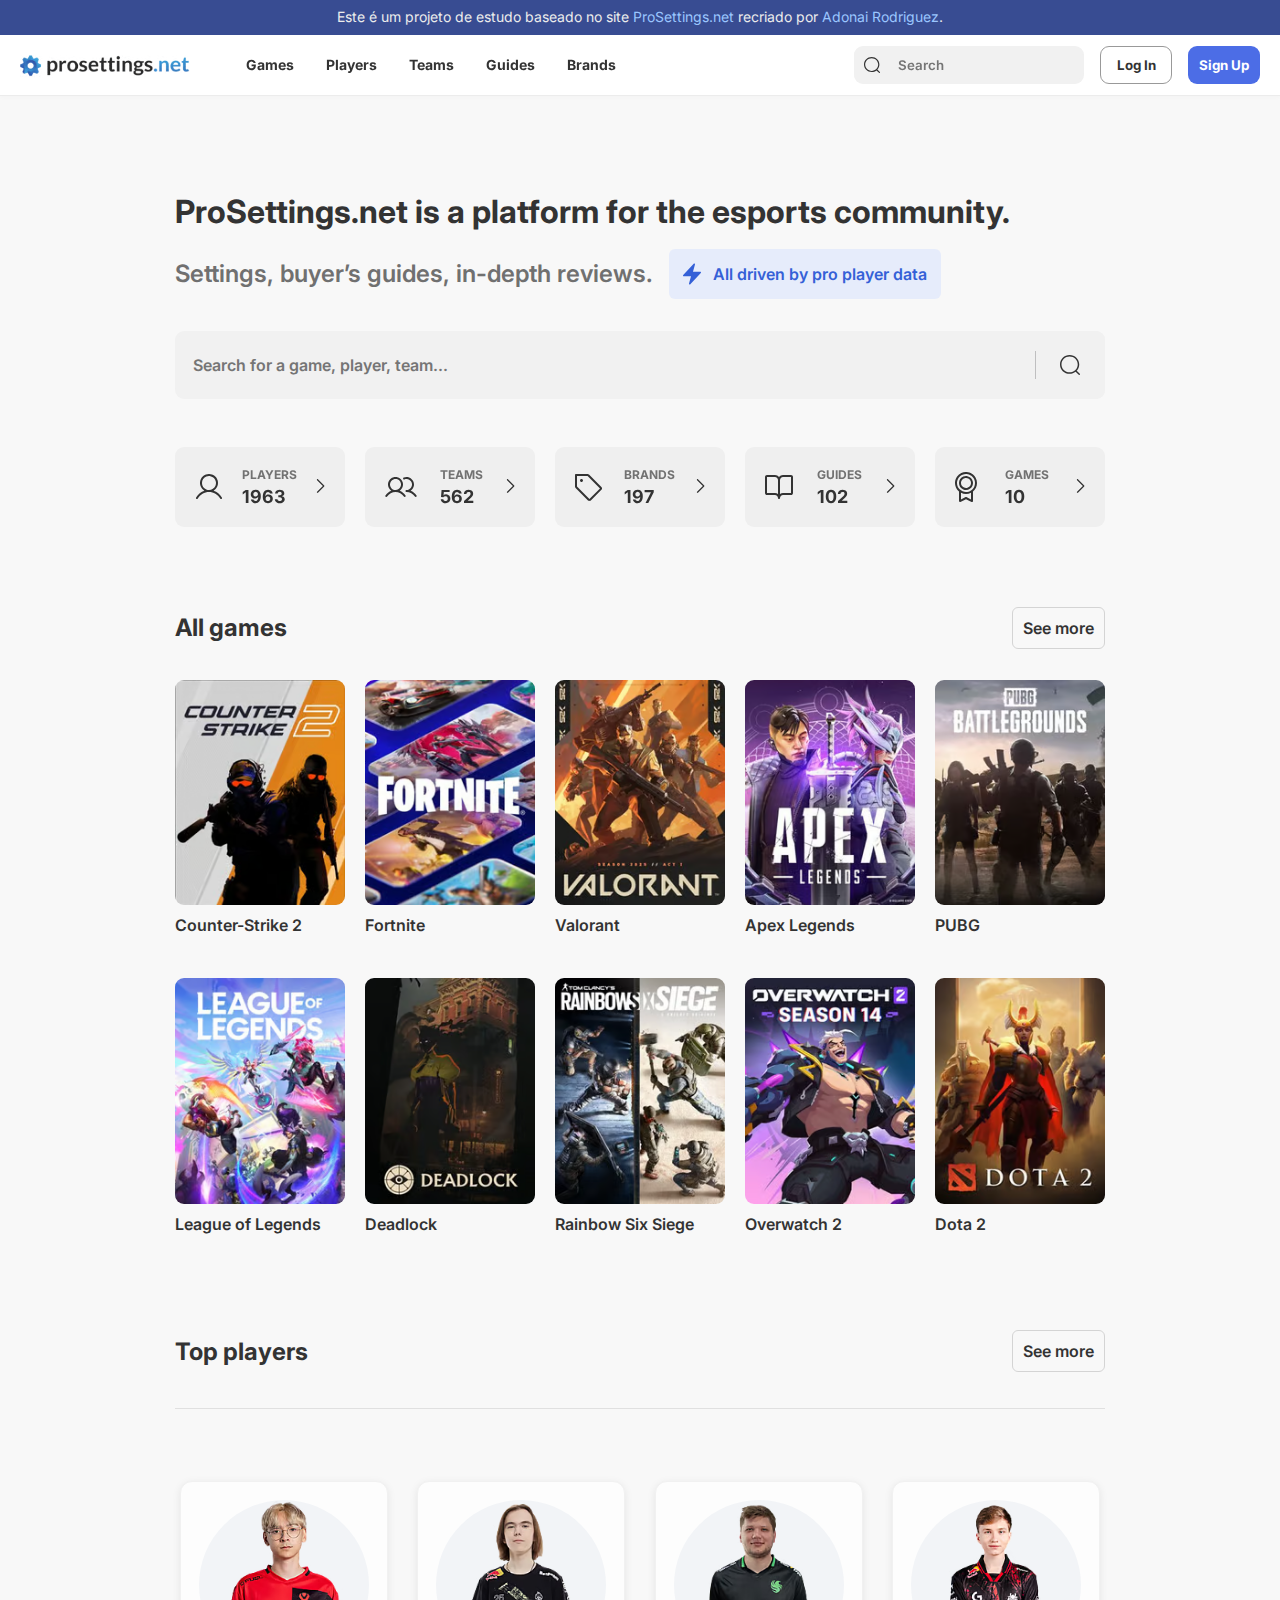
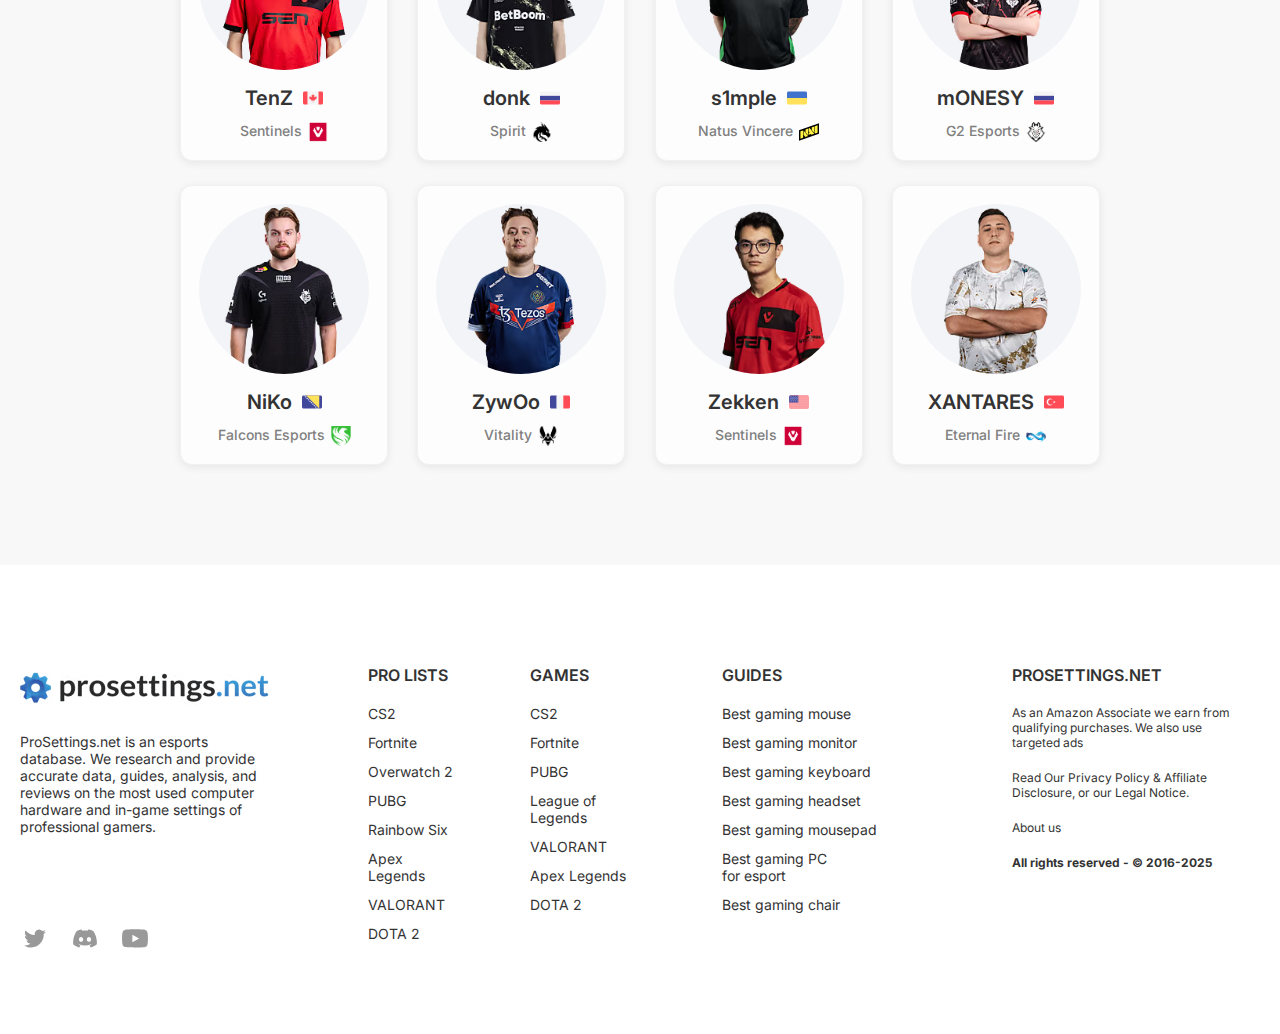
<file: public/index.html>
<!DOCTYPE html>
<html lang="en">

<head>
    <meta charset="UTF-8">
    <meta name="viewport" content="width=device-width, initial-scale=1.0">
    <link rel="stylesheet" href="/style.css">
    <link rel="icon" href="/imgs/favicon/favicon-32x32.png" type="image/png" sizes="32x32">
    <link rel="icon" href="/imgs/favicon/favicon-16x16.png" type="image/png" sizes="16x16">
    <title>ProSettings.net - The Best Settings and Setups in Esports</title>
</head>

<body>
    <div class="before-header">
        <p>Este é um projeto de estudo baseado no site <a href="http://prosettings.net"
                target="_blank">ProSettings.net</a> recriado por <a href="https://github.com/redriz"
                target="_blank">Adonai Rodriguez</a>.</p>
    </div>
    <header>
        <nav>
            <a href="#"><img src="/imgs/prosettings-logo.avif" alt="ProSettings logo"></a>
            <ul id="nav-menu">
                <li><a href="#games">Games</a></li>
                <li><a href="#players">Players</a></li>
                <li><a href="#teams">Teams</a></li>
                <li><a href="#guides">Guides</a></li>
                <li><a href="#brans">Brands</a></li>
            </ul>
        </nav>
        <div class="scnd-nav">
            <div class="search-bar">
                <form>
                    <button type="submit"><svg width="20" height="20" viewBox="0 0 20 20" fill="none"
                            xmlns="http://www.w3.org/2000/svg">
                            <path fill-rule="evenodd" clip-rule="evenodd"
                                d="M9.61154 0C4.30323 0 0 4.20819 0 9.39926C0 14.5903 4.30323 18.7985 9.61154 18.7985C11.8819 18.7985 13.9684 18.0287 15.613 16.7415L18.7371 19.7886L18.8202 19.8586C19.1102 20.0685 19.5214 20.0446 19.7839 19.7873C20.0726 19.5043 20.072 19.0459 19.7825 18.7636L16.6952 15.7523C18.2649 14.0794 19.2231 11.8487 19.2231 9.39926C19.2231 4.20819 14.9198 0 9.61154 0ZM9.61154 1.44774C14.1022 1.44774 17.7426 5.00776 17.7426 9.39926C17.7426 13.7908 14.1022 17.3508 9.61154 17.3508C5.12086 17.3508 1.48044 13.7908 1.48044 9.39926C1.48044 5.00776 5.12086 1.44774 9.61154 1.44774Z"
                                fill="currentColor" />
                        </svg>
                    </button>
                    <input type="search" name="search" id="search" placeholder="Search">
                </form>
            </div>
            <div class="login-btns">
                <button>Log In</button><button class="signup-btn">Sign Up</button>
            </div>
        </div>
    </header>
    <div class="scnd-menu">
        <nav>
            <ul id="extra-menu">
                <li><a href="#games">Games</a></li>
                <li><a href="#players">Players</a></li>
                <li><a href="#teams">Teams</a></li>
                <li><a href="#guides">Guides</a></li>
                <li><a href="#brands">Brands</a></li>
            </ul>
        </nav>
    </div>
    <section id="hero">
        <div class="container">
            <div class="hero-container">
                <h1 class="hero-title">ProSettings.net is a platform for the esports community.</h1>
                <div class="hero-subtitle">
                    <h2>Settings, buyer’s guides, in-depth reviews.</h2>
                    <div class="hero-tag">
                        <svg width="18" height="22" viewBox="0 0 18 22" fill="none" xmlns="http://www.w3.org/2000/svg">
                            <path fill-rule="evenodd" clip-rule="evenodd"
                                d="M11.615 0.595011C11.7614 0.676508 11.8763 0.804691 11.9413 0.959115C12.0064 1.11354 12.0179 1.2853 11.974 1.44701L9.98195 8.75001H17.25C17.3961 8.75002 17.5391 8.79274 17.6613 8.87291C17.7835 8.95308 17.8796 9.06722 17.9378 9.20128C17.9961 9.33535 18.0138 9.48351 17.989 9.62754C17.9641 9.77157 17.8977 9.90521 17.798 10.012L7.29795 21.262C7.18359 21.3848 7.03135 21.4657 6.86558 21.4918C6.69981 21.5178 6.53009 21.4875 6.38357 21.4058C6.23704 21.324 6.12218 21.1954 6.05735 21.0406C5.99252 20.8859 5.98146 20.7138 6.02595 20.552L8.01795 13.25H0.749953C0.603792 13.25 0.460818 13.2073 0.338607 13.1271C0.216397 13.0469 0.120276 12.9328 0.0620594 12.7987C0.00384316 12.6647 -0.0139308 12.5165 0.0109226 12.3725C0.035776 12.2284 0.102173 12.0948 0.201953 11.988L10.702 0.738011C10.8163 0.615657 10.9683 0.535103 11.1338 0.509187C11.2993 0.483271 11.4687 0.513484 11.615 0.595011Z"
                                fill="currentColor" />
                        </svg>
                        <p>All driven by pro player data</p>
                    </div>
                </div>
                <div class="search-bar hero-search" style="width: 100%; margin: 0;">
                    <form>
                        <input type="search" name="search" id="search-hero"
                            placeholder="Search for a game, player, team...">
                        <button type="submit">
                            <svg width="20" height="20" viewBox="0 0 20 20" fill="none"
                                xmlns="http://www.w3.org/2000/svg">
                                <path fill-rule="evenodd" clip-rule="evenodd"
                                    d="M9.61154 0C4.30323 0 0 4.20819 0 9.39926C0 14.5903 4.30323 18.7985 9.61154 18.7985C11.8819 18.7985 13.9684 18.0287 15.613 16.7415L18.7371 19.7886L18.8202 19.8586C19.1102 20.0685 19.5214 20.0446 19.7839 19.7873C20.0726 19.5043 20.072 19.0459 19.7825 18.7636L16.6952 15.7523C18.2649 14.0794 19.2231 11.8487 19.2231 9.39926C19.2231 4.20819 14.9198 0 9.61154 0ZM9.61154 1.44774C14.1022 1.44774 17.7426 5.00776 17.7426 9.39926C17.7426 13.7908 14.1022 17.3508 9.61154 17.3508C5.12086 17.3508 1.48044 13.7908 1.48044 9.39926C1.48044 5.00776 5.12086 1.44774 9.61154 1.44774Z"
                                    fill="currentColor" />
                            </svg>
                        </button>
                    </form>
                </div>
                <div">
                    <ul class="hero-services">
                        <li class="hero-services_item"><a href="#"><button>
                                    <svg width="28" height="26" viewBox="0 0 28 26" fill="none"
                                        xmlns="http://www.w3.org/2000/svg">
                                        <path
                                            d="M26.8648 23.5C24.9611 20.2087 22.0273 17.8487 18.6036 16.73C20.2971 15.7218 21.6129 14.1856 22.3489 12.3572C23.0848 10.5289 23.2002 8.5095 22.6774 6.60919C22.1546 4.70889 21.0224 3.03274 19.4548 1.83815C17.8872 0.643568 15.9708 -0.00340271 13.9999 -0.00340271C12.0289 -0.00340271 10.1125 0.643568 8.54488 1.83815C6.97725 3.03274 5.84509 4.70889 5.32228 6.60919C4.79946 8.5095 4.91489 10.5289 5.65083 12.3572C6.38678 14.1856 7.70256 15.7218 9.3961 16.73C5.97235 17.8475 3.0386 20.2075 1.13485 23.5C1.06504 23.6138 1.01873 23.7405 0.998661 23.8725C0.978593 24.0045 0.985171 24.1392 1.01801 24.2687C1.05084 24.3981 1.10927 24.5197 1.18984 24.6262C1.27041 24.7327 1.3715 24.8219 1.48713 24.8887C1.60277 24.9555 1.73061 24.9985 1.86311 25.0151C1.99561 25.0316 2.1301 25.0215 2.25863 24.9853C2.38716 24.9491 2.50713 24.8874 2.61146 24.8041C2.71579 24.7208 2.80238 24.6174 2.8661 24.5C5.2211 20.43 9.3836 18 13.9999 18C18.6161 18 22.7786 20.43 25.1336 24.5C25.1973 24.6174 25.2839 24.7208 25.3882 24.8041C25.4926 24.8874 25.6125 24.9491 25.7411 24.9853C25.8696 25.0215 26.0041 25.0316 26.1366 25.0151C26.2691 24.9985 26.3969 24.9555 26.5126 24.8887C26.6282 24.8219 26.7293 24.7327 26.8099 24.6262C26.8904 24.5197 26.9489 24.3981 26.9817 24.2687C27.0145 24.1392 27.0211 24.0045 27.001 23.8725C26.981 23.7405 26.9347 23.6138 26.8648 23.5ZM6.99985 9C6.99985 7.61553 7.41039 6.26215 8.17956 5.11101C8.94873 3.95986 10.042 3.06265 11.3211 2.53284C12.6001 2.00303 14.0076 1.8644 15.3655 2.1345C16.7234 2.4046 17.9706 3.07128 18.9496 4.05025C19.9286 5.02922 20.5953 6.2765 20.8653 7.63437C21.1354 8.99223 20.9968 10.3997 20.467 11.6788C19.9372 12.9579 19.04 14.0511 17.8888 14.8203C16.7377 15.5895 15.3843 16 13.9999 16C12.1439 15.998 10.3646 15.2599 9.0523 13.9476C7.73997 12.6352 7.00184 10.8559 6.99985 9Z"
                                            fill="currentColor" />
                                    </svg>
                                    <div class="hs_item-name">
                                        <p>PLAYERS</p>
                                        <div class="hs_item-number">
                                            <p>1963</p>
                                        </div>
                                    </div>
                                    <div class="right-sign">
                                        <svg width="9" height="14" viewBox="0 0 9 14" fill="none"
                                            xmlns="http://www.w3.org/2000/svg">
                                            <path
                                                d="M8.19254 7.44219L1.94254 13.6922C1.88447 13.7503 1.81553 13.7963 1.73966 13.8277C1.66379 13.8592 1.58247 13.8753 1.50035 13.8753C1.41823 13.8753 1.33691 13.8592 1.26104 13.8277C1.18517 13.7963 1.11623 13.7503 1.05816 13.6922C1.00009 13.6341 0.954028 13.5652 0.922601 13.4893C0.891175 13.4134 0.875 13.3321 0.875 13.25C0.875 13.1679 0.891175 13.0866 0.922601 13.0107C0.954028 12.9348 1.00009 12.8659 1.05816 12.8078L6.86675 7L1.05816 1.19219C0.940884 1.07491 0.875 0.915853 0.875 0.75C0.875 0.584148 0.940884 0.425088 1.05816 0.307813C1.17544 0.190537 1.3345 0.124653 1.50035 0.124653C1.6662 0.124653 1.82526 0.190537 1.94254 0.307813L8.19254 6.55781C8.25065 6.61586 8.29675 6.68479 8.3282 6.76066C8.35965 6.83654 8.37584 6.91787 8.37584 7C8.37584 7.08214 8.35965 7.16346 8.3282 7.23934C8.29675 7.31521 8.25065 7.38414 8.19254 7.44219Z"
                                                fill="currentColor" />
                                        </svg>
                                    </div>
                                </button></a></li>
                        <li class="hero-services_item"><a href="#"><button>
                                    <svg width="32" height="21" viewBox="0 0 32 21" fill="none"
                                        xmlns="http://www.w3.org/2000/svg">
                                        <path
                                            d="M14.6558 13.74C15.9961 12.8477 17.0136 11.5479 17.558 10.0326C18.1023 8.51727 18.1445 6.86703 17.6785 5.32588C17.2124 3.78472 16.2627 2.43446 14.9699 1.47478C13.677 0.515106 12.1097 -0.00304413 10.4996 -0.00304413C8.88948 -0.00304413 7.32212 0.515106 6.02929 1.47478C4.73645 2.43446 3.78677 3.78472 3.32069 5.32588C2.8546 6.86703 2.89685 8.51727 3.4412 10.0326C3.98554 11.5479 5.00307 12.8477 6.34332 13.74C3.91894 14.6335 1.84846 16.287 0.440824 18.4538C0.366843 18.5637 0.315457 18.6873 0.28965 18.8173C0.263844 18.9472 0.264133 19.0811 0.2905 19.2109C0.316868 19.3408 0.368788 19.4642 0.443242 19.5738C0.517696 19.6834 0.6132 19.7772 0.724202 19.8496C0.835204 19.922 0.959489 19.9716 1.08983 19.9955C1.22018 20.0195 1.35398 20.0173 1.48347 19.989C1.61295 19.9608 1.73554 19.9071 1.8441 19.8311C1.95265 19.7551 2.04502 19.6583 2.11582 19.5462C3.02381 18.1497 4.26627 17.0021 5.73037 16.2077C7.19447 15.4133 8.83383 14.9972 10.4996 14.9972C12.1653 14.9972 13.8047 15.4133 15.2688 16.2077C16.7329 17.0021 17.9753 18.1497 18.8833 19.5462C19.03 19.7642 19.2566 19.9158 19.514 19.968C19.7715 20.0203 20.0392 19.9691 20.2593 19.8256C20.4794 19.6821 20.6341 19.4577 20.6901 19.201C20.746 18.9443 20.6987 18.6758 20.5583 18.4538C19.1507 16.287 17.0802 14.6335 14.6558 13.74ZM4.99957 7.5C4.99957 6.4122 5.32214 5.34883 5.92649 4.44436C6.53084 3.53989 7.38982 2.83494 8.39481 2.41866C9.39981 2.00238 10.5057 1.89346 11.5726 2.10568C12.6395 2.3179 13.6195 2.84172 14.3887 3.61091C15.1579 4.3801 15.6817 5.36011 15.8939 6.427C16.1061 7.4939 15.9972 8.59976 15.5809 9.60476C15.1646 10.6098 14.4597 11.4687 13.5552 12.0731C12.6507 12.6774 11.5874 13 10.4996 13C9.04139 12.9983 7.6434 12.4184 6.61231 11.3873C5.58122 10.3562 5.00123 8.95818 4.99957 7.5ZM31.2671 19.8375C31.0449 19.9823 30.7744 20.033 30.5149 19.9784C30.2554 19.9238 30.0282 19.7683 29.8833 19.5462C28.9764 18.1489 27.7341 17.0008 26.2697 16.2067C24.8053 15.4126 23.1654 14.9978 21.4996 15C21.2344 15 20.98 14.8946 20.7925 14.7071C20.6049 14.5196 20.4996 14.2652 20.4996 14C20.4996 13.7348 20.6049 13.4804 20.7925 13.2929C20.98 13.1054 21.2344 13 21.4996 13C22.3095 12.9992 23.1093 12.8196 23.8418 12.4739C24.5743 12.1282 25.2214 11.625 25.7369 11.0002C26.2523 10.3754 26.6234 9.64454 26.8237 8.85972C27.0239 8.0749 27.0483 7.25554 26.8952 6.46018C26.7421 5.66483 26.4152 4.91311 25.9378 4.25874C25.4605 3.60438 24.8445 3.06351 24.134 2.67479C23.4234 2.28607 22.6357 2.0591 21.8272 2.01008C21.0187 1.96107 20.2094 2.09122 19.4571 2.39125C19.3344 2.44428 19.2024 2.47218 19.0687 2.47331C18.9351 2.47444 18.8026 2.44877 18.679 2.39782C18.5555 2.34688 18.4434 2.27168 18.3494 2.17669C18.2554 2.08169 18.1814 1.96882 18.1318 1.84474C18.0822 1.72066 18.0579 1.58789 18.0605 1.45427C18.063 1.32066 18.0923 1.18891 18.1466 1.06681C18.201 0.944717 18.2792 0.834748 18.3768 0.743405C18.4743 0.652062 18.5892 0.581197 18.7146 0.534999C20.4364 -0.151687 22.3515 -0.176398 24.0905 0.465632C25.8295 1.10766 27.2691 2.37094 28.1316 4.01177C28.9941 5.65259 29.2184 7.5547 28.7612 9.35115C28.304 11.1476 27.1978 12.7111 25.6558 13.74C28.0802 14.6335 30.1507 16.287 31.5583 18.4538C31.7032 18.6759 31.7539 18.9464 31.6992 19.2059C31.6446 19.4654 31.4892 19.6926 31.2671 19.8375Z"
                                            fill="currentColor" />
                                    </svg>
                                    <div class="hs_item-name">
                                        <p>TEAMS</p>
                                        <div class="hs_item-number">
                                            <p>562</p>
                                        </div>
                                    </div>
                                    <div class="right-sign">
                                        <svg width="9" height="14" viewBox="0 0 9 14" fill="none"
                                            xmlns="http://www.w3.org/2000/svg">
                                            <path
                                                d="M8.19254 7.44219L1.94254 13.6922C1.88447 13.7503 1.81553 13.7963 1.73966 13.8277C1.66379 13.8592 1.58247 13.8753 1.50035 13.8753C1.41823 13.8753 1.33691 13.8592 1.26104 13.8277C1.18517 13.7963 1.11623 13.7503 1.05816 13.6922C1.00009 13.6341 0.954028 13.5652 0.922601 13.4893C0.891175 13.4134 0.875 13.3321 0.875 13.25C0.875 13.1679 0.891175 13.0866 0.922601 13.0107C0.954028 12.9348 1.00009 12.8659 1.05816 12.8078L6.86675 7L1.05816 1.19219C0.940884 1.07491 0.875 0.915853 0.875 0.75C0.875 0.584148 0.940884 0.425088 1.05816 0.307813C1.17544 0.190537 1.3345 0.124653 1.50035 0.124653C1.6662 0.124653 1.82526 0.190537 1.94254 0.307813L8.19254 6.55781C8.25065 6.61586 8.29675 6.68479 8.3282 6.76066C8.35965 6.83654 8.37584 6.91787 8.37584 7C8.37584 7.08214 8.35965 7.16346 8.3282 7.23934C8.29675 7.31521 8.25065 7.38414 8.19254 7.44219Z"
                                                fill="currentColor" />
                                        </svg>
                                    </div>
                                </button></a></li>
                        <li class="hero-services_item"><a href="#"><button>
                                    <svg width="27" height="27" viewBox="0 0 27 27" fill="none"
                                        xmlns="http://www.w3.org/2000/svg">
                                        <path
                                            d="M26.4138 13L14 0.586252C13.815 0.399727 13.5947 0.251844 13.352 0.151201C13.1093 0.0505584 12.849 -0.000836928 12.5863 2.48929e-06H1.00001C0.734794 2.48929e-06 0.48044 0.10536 0.292904 0.292896C0.105367 0.480432 1.01187e-05 0.734786 1.01187e-05 1V12.5863C-0.000829299 12.849 0.0505661 13.1093 0.151209 13.352C0.251852 13.5947 0.399734 13.815 0.58626 14L13 26.4138C13.1857 26.5995 13.4062 26.7469 13.6489 26.8474C13.8916 26.948 14.1517 26.9997 14.4144 26.9997C14.6771 26.9997 14.9372 26.948 15.1799 26.8474C15.4225 26.7469 15.643 26.5995 15.8288 26.4138L26.4138 15.8288C26.5995 15.643 26.7469 15.4225 26.8474 15.1799C26.948 14.9372 26.9997 14.6771 26.9997 14.4144C26.9997 14.1517 26.948 13.8916 26.8474 13.6489C26.7469 13.4062 26.5995 13.1857 26.4138 13ZM14.4138 25L2.00001 12.5863V2H12.5863L25 14.4138L14.4138 25ZM8.00001 6.5C8.00001 6.79667 7.91204 7.08668 7.74721 7.33336C7.58239 7.58003 7.34812 7.77229 7.07404 7.88582C6.79995 7.99935 6.49835 8.02906 6.20737 7.97118C5.9164 7.9133 5.64913 7.77044 5.43935 7.56066C5.22957 7.35088 5.08671 7.08361 5.02883 6.79264C4.97095 6.50167 5.00066 6.20007 5.11419 5.92598C5.22772 5.65189 5.41998 5.41762 5.66666 5.2528C5.91333 5.08798 6.20334 5 6.50001 5C6.89783 5 7.27937 5.15804 7.56067 5.43934C7.84197 5.72065 8.00001 6.10218 8.00001 6.5Z"
                                            fill="currentColor" />
                                    </svg>
                                    <div class="hs_item-name">
                                        <p>BRANDS</p>
                                        <div class="hs_item-number">
                                            <p>197</p>
                                        </div>
                                    </div>
                                    <div class="right-sign">
                                        <svg width="9" height="14" viewBox="0 0 9 14" fill="none"
                                            xmlns="http://www.w3.org/2000/svg">
                                            <path
                                                d="M8.19254 7.44219L1.94254 13.6922C1.88447 13.7503 1.81553 13.7963 1.73966 13.8277C1.66379 13.8592 1.58247 13.8753 1.50035 13.8753C1.41823 13.8753 1.33691 13.8592 1.26104 13.8277C1.18517 13.7963 1.11623 13.7503 1.05816 13.6922C1.00009 13.6341 0.954028 13.5652 0.922601 13.4893C0.891175 13.4134 0.875 13.3321 0.875 13.25C0.875 13.1679 0.891175 13.0866 0.922601 13.0107C0.954028 12.9348 1.00009 12.8659 1.05816 12.8078L6.86675 7L1.05816 1.19219C0.940884 1.07491 0.875 0.915853 0.875 0.75C0.875 0.584148 0.940884 0.425088 1.05816 0.307813C1.17544 0.190537 1.3345 0.124653 1.50035 0.124653C1.6662 0.124653 1.82526 0.190537 1.94254 0.307813L8.19254 6.55781C8.25065 6.61586 8.29675 6.68479 8.3282 6.76066C8.35965 6.83654 8.37584 6.91787 8.37584 7C8.37584 7.08214 8.35965 7.16346 8.3282 7.23934C8.29675 7.31521 8.25065 7.38414 8.19254 7.44219Z"
                                                fill="currentColor" />
                                        </svg>
                                    </div>
                                </button></a></li>
                        <li class="hero-services_item"><a href="#"><button>
                                    <svg width="28" height="24" viewBox="0 0 28 24" fill="none"
                                        xmlns="http://www.w3.org/2000/svg">
                                        <path
                                            d="M26 0H18C17.2238 0 16.4582 0.180725 15.7639 0.527864C15.0697 0.875003 14.4657 1.37902 14 2C13.5343 1.37902 12.9303 0.875003 12.2361 0.527864C11.5418 0.180725 10.7762 0 10 0H2C1.46957 0 0.960859 0.210714 0.585786 0.585786C0.210714 0.960859 0 1.46957 0 2V18C0 18.5304 0.210714 19.0391 0.585786 19.4142C0.960859 19.7893 1.46957 20 2 20H10C10.7956 20 11.5587 20.3161 12.1213 20.8787C12.6839 21.4413 13 22.2044 13 23C13 23.2652 13.1054 23.5196 13.2929 23.7071C13.4804 23.8946 13.7348 24 14 24C14.2652 24 14.5196 23.8946 14.7071 23.7071C14.8946 23.5196 15 23.2652 15 23C15 22.2044 15.3161 21.4413 15.8787 20.8787C16.4413 20.3161 17.2044 20 18 20H26C26.5304 20 27.0391 19.7893 27.4142 19.4142C27.7893 19.0391 28 18.5304 28 18V2C28 1.46957 27.7893 0.960859 27.4142 0.585786C27.0391 0.210714 26.5304 0 26 0ZM10 18H2V2H10C10.7956 2 11.5587 2.31607 12.1213 2.87868C12.6839 3.44129 13 4.20435 13 5V19C12.1353 18.3493 11.0821 17.9983 10 18ZM26 18H18C16.9179 17.9983 15.8647 18.3493 15 19V5C15 4.20435 15.3161 3.44129 15.8787 2.87868C16.4413 2.31607 17.2044 2 18 2H26V18Z"
                                            fill="currentColor" />
                                    </svg>
                                    <div class="hs_item-name">
                                        <p>GUIDES</p>
                                        <div class="hs_item-number">
                                            <p>102</p>
                                        </div>
                                    </div>
                                    <div class="right-sign">
                                        <svg width="9" height="14" viewBox="0 0 9 14" fill="none"
                                            xmlns="http://www.w3.org/2000/svg">
                                            <path
                                                d="M8.19254 7.44219L1.94254 13.6922C1.88447 13.7503 1.81553 13.7963 1.73966 13.8277C1.66379 13.8592 1.58247 13.8753 1.50035 13.8753C1.41823 13.8753 1.33691 13.8592 1.26104 13.8277C1.18517 13.7963 1.11623 13.7503 1.05816 13.6922C1.00009 13.6341 0.954028 13.5652 0.922601 13.4893C0.891175 13.4134 0.875 13.3321 0.875 13.25C0.875 13.1679 0.891175 13.0866 0.922601 13.0107C0.954028 12.9348 1.00009 12.8659 1.05816 12.8078L6.86675 7L1.05816 1.19219C0.940884 1.07491 0.875 0.915853 0.875 0.75C0.875 0.584148 0.940884 0.425088 1.05816 0.307813C1.17544 0.190537 1.3345 0.124653 1.50035 0.124653C1.6662 0.124653 1.82526 0.190537 1.94254 0.307813L8.19254 6.55781C8.25065 6.61586 8.29675 6.68479 8.3282 6.76066C8.35965 6.83654 8.37584 6.91787 8.37584 7C8.37584 7.08214 8.35965 7.16346 8.3282 7.23934C8.29675 7.31521 8.25065 7.38414 8.19254 7.44219Z"
                                                fill="currentColor" />
                                        </svg>
                                    </div>
                                </button></a></li>
                        <li class="hero-services_item"><a href="#"><button>
                                    <svg width="22" height="30" viewBox="0 0 22 30" fill="none"
                                        xmlns="http://www.w3.org/2000/svg">
                                        <path
                                            d="M22 11C22.0011 9.14625 21.5337 7.32229 20.6412 5.69753C19.7487 4.07277 18.4601 2.69991 16.895 1.70646C15.33 0.713016 13.5392 0.131208 11.6891 0.0150777C9.839 -0.101052 7.98955 0.252262 6.31254 1.0422C4.63553 1.83215 3.18535 3.0331 2.0967 4.5335C1.00805 6.03391 0.31624 7.78511 0.0855283 9.62444C-0.145184 11.4638 0.0926847 13.3316 0.77704 15.0544C1.4614 16.7772 2.57004 18.2991 4 19.4788V29C3.99988 29.1705 4.04338 29.3383 4.12636 29.4873C4.20934 29.6363 4.32905 29.7616 4.4741 29.8513C4.61916 29.941 4.78474 29.9921 4.95511 29.9997C5.12549 30.0074 5.29499 29.9713 5.4475 29.895L11 27.125L16.5538 29.9013C16.693 29.9679 16.8457 30.0017 17 30C17.2652 30 17.5196 29.8946 17.7071 29.7071C17.8946 29.5196 18 29.2652 18 29V19.4788C19.2512 18.4483 20.2587 17.1536 20.9503 15.6877C21.6419 14.2217 22.0003 12.6209 22 11ZM2 11C2 9.21997 2.52784 7.47991 3.51677 5.99987C4.50571 4.51983 5.91132 3.36627 7.55585 2.68509C9.20039 2.0039 11.01 1.82567 12.7558 2.17293C14.5016 2.5202 16.1053 3.37737 17.364 4.63604C18.6226 5.89471 19.4798 7.49836 19.8271 9.24419C20.1743 10.99 19.9961 12.7996 19.3149 14.4442C18.6337 16.0887 17.4802 17.4943 16.0001 18.4832C14.5201 19.4722 12.78 20 11 20C8.61386 19.9974 6.32622 19.0483 4.63896 17.361C2.95171 15.6738 2.00265 13.3861 2 11ZM16 27.3825L11.4463 25.1063C11.3073 25.0367 11.1541 25.0005 10.9988 25.0005C10.8434 25.0005 10.6902 25.0367 10.5513 25.1063L6 27.3825V20.7963C7.54796 21.5874 9.26157 22 11 22C12.7384 22 14.452 21.5874 16 20.7963V27.3825ZM11 18C12.3845 18 13.7378 17.5895 14.889 16.8203C16.0401 16.0511 16.9373 14.9579 17.4672 13.6788C17.997 12.3997 18.1356 10.9922 17.8655 9.63437C17.5954 8.2765 16.9287 7.02922 15.9497 6.05025C14.9708 5.07129 13.7235 4.4046 12.3656 4.1345C11.0078 3.86441 9.6003 4.00303 8.32122 4.53284C7.04213 5.06266 5.94888 5.95987 5.17971 7.11101C4.41054 8.26215 4 9.61553 4 11C4.00199 12.8559 4.74012 14.6352 6.05245 15.9476C7.36477 17.2599 9.14409 17.998 11 18ZM11 6C11.9889 6 12.9556 6.29325 13.7779 6.84265C14.6001 7.39206 15.241 8.17295 15.6194 9.08658C15.9978 10.0002 16.0969 11.0055 15.9039 11.9755C15.711 12.9454 15.2348 13.8363 14.5355 14.5355C13.8363 15.2348 12.9454 15.711 11.9755 15.9039C11.0055 16.0969 10.0002 15.9978 9.08658 15.6194C8.17295 15.241 7.39206 14.6001 6.84265 13.7779C6.29325 12.9556 6 11.9889 6 11C6 9.67392 6.52679 8.40215 7.46447 7.46447C8.40215 6.52679 9.67392 6 11 6Z"
                                            fill="currentColor" />
                                    </svg>
                                    <div class="hs_item-name">
                                        <p>GAMES</p>
                                        <div class="hs_item-number">
                                            <p>10</p>
                                        </div>
                                    </div>
                                    <div class="right-sign">
                                        <svg width="9" height="14" viewBox="0 0 9 14" fill="none"
                                            xmlns="http://www.w3.org/2000/svg">
                                            <path
                                                d="M8.19254 7.44219L1.94254 13.6922C1.88447 13.7503 1.81553 13.7963 1.73966 13.8277C1.66379 13.8592 1.58247 13.8753 1.50035 13.8753C1.41823 13.8753 1.33691 13.8592 1.26104 13.8277C1.18517 13.7963 1.11623 13.7503 1.05816 13.6922C1.00009 13.6341 0.954028 13.5652 0.922601 13.4893C0.891175 13.4134 0.875 13.3321 0.875 13.25C0.875 13.1679 0.891175 13.0866 0.922601 13.0107C0.954028 12.9348 1.00009 12.8659 1.05816 12.8078L6.86675 7L1.05816 1.19219C0.940884 1.07491 0.875 0.915853 0.875 0.75C0.875 0.584148 0.940884 0.425088 1.05816 0.307813C1.17544 0.190537 1.3345 0.124653 1.50035 0.124653C1.6662 0.124653 1.82526 0.190537 1.94254 0.307813L8.19254 6.55781C8.25065 6.61586 8.29675 6.68479 8.3282 6.76066C8.35965 6.83654 8.37584 6.91787 8.37584 7C8.37584 7.08214 8.35965 7.16346 8.3282 7.23934C8.29675 7.31521 8.25065 7.38414 8.19254 7.44219Z"
                                                fill="currentColor" />
                                        </svg>
                                    </div>
                                </button></a></li>
                    </ul>
            </div>
        </div>
        </div>
    </section>
    <section id="games">
        <div class="container">
            <div class="games-container">
                <div class="section-title">
                    <h2>All games</h2>
                    <a href="#">See more</a>
                </div>
                <div class="games-list">
                    <ul class="games-list-container">
                        <li class="game-item">
                            <a href="#">
                                <div class="game-item-img">
                                    <img src="/imgs/games/counter-strike-2-card-image.avif" alt="">
                                </div>
                                <div class="game-item-name">
                                    <p>Counter-Strike 2</p>
                                </div>
                            </a>
                        </li>
                        <li class="game-item">
                            <a href="#">
                                <div class="game-item-img">
                                    <img src="/imgs/games/fortnite-card-image.avif" alt="">
                                </div>
                                <div class="game-item-name">
                                    <p>Fortnite</p>
                                </div>
                            </a>
                        </li>
                        <li class="game-item">
                            <a href="#">
                                <div class="game-item-img">
                                    <img src="/imgs/games/valorant-card-image.avif" alt="">
                                </div>
                                <div class="game-item-name">
                                    <p>Valorant</p>
                                </div>
                            </a>
                        </li>
                        <li class="game-item">
                            <a href="#">
                                <div class="game-item-img">
                                    <img src="/imgs/games/apex-legends-card-image.avif" alt="">
                                </div>
                                <div class="game-item-name">
                                    <p>Apex Legends</p>
                                </div>
                            </a>
                        </li>
                        <li class="game-item">
                            <a href="#">
                                <div class="game-item-img">
                                    <img src="/imgs/games/pubg-card-image.avif" alt="">
                                </div>
                                <div class="game-item-name">
                                    <p>PUBG</p>
                                </div>
                            </a>
                        </li>
                        <li class="game-item">
                            <a href="#">
                                <div class="game-item-img">
                                    <img src="/imgs/games/league-of-legends-card-image.avif" alt="">
                                </div>
                                <div class="game-item-name">
                                    <p>League of Legends</p>
                                </div>
                            </a>
                        </li>
                        <li class="game-item">
                            <a href="#">
                                <div class="game-item-img">
                                    <img src="/imgs/games/deadlock-card-image.avif" alt="">
                                </div>
                                <div class="game-item-name">
                                    <p>Deadlock</p>
                                </div>
                            </a>
                        </li>
                        <li class="game-item">
                            <a href="#">
                                <div class="game-item-img">
                                    <img src="/imgs/games/rainbow-six-siege-card-image.avif" alt="">
                                </div>
                                <div class="game-item-name">
                                    <p>Rainbow Six Siege</p>
                                </div>
                            </a>
                        </li>
                        <li class="game-item">
                            <a href="#">
                                <div class="game-item-img">
                                    <img src="/imgs/games/overwatch-2-card-image.avif" alt="">
                                </div>
                                <div class="game-item-name">
                                    <p>Overwatch 2</p>
                                </div>
                            </a>
                        </li>
                        <li class="game-item">
                            <a href="#">
                                <div class="game-item-img">
                                    <img src="/imgs/games/dota-2-card-image.avif" alt="">
                                </div>
                                <div class="game-item-name">
                                    <p>Dota 2</p>
                                </div>
                            </a>
                        </li>
                    </ul>
                </div>
            </div>
        </div>
    </section>
    <section id="players">
        <div class="container">
            <div class="players-container">
                <div class="section-title">
                    <h2>Top players</h2>
                    <a href="#">See more</a>
                </div>
                <div class="players-list">
                    <ul class="players-list-container">
                        <li class="player-item">
                            <a href="#">
                                <div class="player-item-img">
                                    <img src="/imgs/players/tenz.avif" alt="">
                                </div>
                                <div class="player-info">
                                    <div class="player-item-name">
                                        <p>TenZ</p>
                                        <img src="/imgs/flags/ca.svg" alt="Canada flag">
                                    </div>
                                    <div class="team-player">
                                        <p>Sentinels</p>
                                        <img src="/imgs/teams/sentinels.avif" alt="Sentinels icon">
                                    </div>
                                </div>
                            </a>
                        </li>
                        <li class="player-item">
                            <a href="#">
                                <div class="player-item-img">
                                    <img src="/imgs/players/donk.avif" alt="">
                                </div>
                                <div class="player-info">
                                    <div class="player-item-name">
                                        <p>donk</p>
                                        <img src="/imgs/flags/ru.svg" alt="Russia flag">
                                    </div>
                                    <div class="team-player">
                                        <p>Spirit</p>
                                        <img src="/imgs/teams/team-spirit.avif" alt="Spirit icon">
                                    </div>
                                </div>
                            </a>
                        </li>
                        <li class="player-item">
                            <a href="#">
                                <div class="player-item-img">
                                    <img src="/imgs/players/s1mple.avif" alt="">
                                </div>
                                <div class="player-info">
                                    <div class="player-item-name">
                                        <p>s1mple</p>
                                        <img src="/imgs/flags/ua.svg" alt="Ukraine flag">
                                    </div>
                                    <div class="team-player">
                                        <p>Natus Vincere</p>
                                        <img src="/imgs/teams/natus-vincere.svg" alt="Natus Vincere icon">
                                    </div>
                                </div>
                            </a>
                        </li>
                        <li class="player-item">
                            <a href="#">
                                <div class="player-item-img">
                                    <img src="/imgs/players/m0nesy.avif" alt="">
                                </div>
                                <div class="player-info">
                                    <div class="player-item-name">
                                        <p>mONESY</p>
                                        <img src="/imgs/flags/ru.svg" alt="Russia flag">
                                    </div>
                                    <div class="team-player">
                                        <p>G2 Esports</p>
                                        <img src="/imgs/teams/g2-esports.avif" alt="G2 Esports icon">
                                    </div>
                                </div>
                            </a>
                        </li>
                        <li class="player-item">
                            <a href="#">
                                <div class="player-item-img">
                                    <img src="/imgs/players/niko.avif" alt="">
                                </div>
                                <div class="player-info">
                                    <div class="player-item-name">
                                        <p>NiKo</p>
                                        <img src="/imgs/flags/ba.svg" alt="Bosnia and Herzegovina flag">
                                    </div>
                                    <div class="team-player">
                                        <p>Falcons Esports</p>
                                        <img src="/imgs/teams/falcons-esports.avif" alt="Falcons Esports icon">
                                    </div>
                                </div>
                            </a>
                        </li>
                        <li class="player-item">
                            <a href="#">
                                <div class="player-item-img">
                                    <img src="/imgs/players/zywoo.avif" alt="">
                                </div>
                                <div class="player-info">
                                    <div class="player-item-name">
                                        <p>ZywOo</p>
                                        <img src="/imgs/flags/fr.svg" alt="France flag">
                                    </div>
                                    <div class="team-player">
                                        <p>Vitality</p>
                                        <img src="/imgs/teams/team-vitality.avif" alt="Vitality icon">
                                    </div>
                                </div>
                            </a>
                        </li>
                        <li class="player-item">
                            <a href="#">
                                <div class="player-item-img">
                                    <img src="/imgs/players/zekken.avif" alt="">
                                </div>
                                <div class="player-info">
                                    <div class="player-item-name">
                                        <p>Zekken</p>
                                        <img src="/imgs/flags/us.svg" alt="United States flag">
                                    </div>
                                    <div class="team-player">
                                        <p>Sentinels</p>
                                        <img src="/imgs/teams/sentinels.avif" alt="Sentinels icon">
                                    </div>
                                </div>
                            </a>
                        </li>
                        <li class="player-item">
                            <a href="#">
                                <div class="player-item-img">
                                    <img src="/imgs/players/xantares.avif" alt="">
                                </div>
                                <div class="player-info">
                                    <div class="player-item-name">
                                        <p>XANTARES</p>
                                        <img src="/imgs/flags/tr.svg" alt="Turkey flag">
                                    </div>
                                    <div class="team-player">
                                        <p>Eternal Fire</p>
                                        <img src="/imgs/teams/eternal-fire.avif" alt="Eternal Fire icon">
                                    </div>
                                </div>
                            </a>
                        </li>
                    </ul>
    </section>
    <footer>
        <div class="footer">
            <div class="prosettings-logo">
                <div class="prosett-info-footer">
                    <img src="/imgs/prosettings-logo.avif" alt="ProSettings logo">
                    <p>ProSettings.net is an esports database. We research and provide accurate data, guides, analysis,
                        and
                        reviews on the most used computer hardware and in-game settings of professional gamers.</p>
                </div>
                <div class="social-media-footer">
                    <a href="" class="social-media-footer--twitter">
                        <svg width="30" height="26" viewBox="0 0 30 26" fill="none" xmlns="http://www.w3.org/2000/svg">
                            <path
                                d="M29.9412 3.71249C28.8181 4.20699 27.6283 4.53341 26.41 4.68124C27.6926 3.9103 28.653 2.70129 29.1138 1.27749C27.925 1.97124 26.6075 2.47624 25.205 2.75749C24.2797 1.76802 23.0536 1.11176 21.7171 0.890614C20.3805 0.669464 19.0084 0.8958 17.8137 1.53448C16.619 2.17315 15.6686 3.18843 15.1101 4.42264C14.5516 5.65686 14.4162 7.04095 14.725 8.35999C9.6125 8.11874 5.08375 5.66249 2.05 1.95249C1.49849 2.88975 1.21083 3.95877 1.2175 5.04624C1.2175 7.18374 2.305 9.06249 3.9525 10.1662C2.97607 10.1352 2.02121 9.87116 1.1675 9.39624V9.47124C1.16695 10.8917 1.65784 12.2687 2.55688 13.3684C3.45593 14.4682 4.70777 15.2231 6.1 15.505C5.19787 15.7467 4.25302 15.783 3.335 15.6112C3.73015 16.8337 4.49708 17.9024 5.52877 18.6681C6.56046 19.4338 7.80544 19.8583 9.09 19.8825C6.91441 21.5899 4.2281 22.5166 1.4625 22.5137C0.975 22.5137 0.48875 22.485 0 22.43C2.81964 24.2354 6.09814 25.1937 9.44625 25.1912C20.7625 25.1912 26.9438 15.8212 26.9438 7.70999C26.9438 7.44749 26.9438 7.18499 26.925 6.92249C28.1325 6.05357 29.174 4.97476 30 3.73749L29.9412 3.71249Z"
                                fill="currentColor" />
                        </svg>
                    </a>
                    <a href="" class="social-media-footer--discord">
                        <svg width="30" height="24" viewBox="0 0 30 24" fill="none" xmlns="http://www.w3.org/2000/svg">
                            <path
                                d="M25.3963 2.46225C23.4513 1.56946 21.3987 0.932808 20.2899 0.568252C19.2707 0.564678 19.2509 0.567237 19.2333 0.575563C19.2157 0.583889 19.2012 0.597559 19.1918 0.614627C18.928 1.08375 18.6359 1.69563 18.4314 2.1765C16.1255 1.83125 13.8314 1.83125 11.5729 2.1765C11.3684 1.68488 11.0656 1.08375 10.8008 0.614627C10.7909 0.597947 10.7763 0.584612 10.7588 0.576362C10.7413 0.568111 10.7217 0.565329 10.7026 0.568377C8.59361 0.932086 6.54087 1.56868 4.59613 2.46213C4.57949 2.46924 4.56547 2.48133 4.55601 2.49675C0.666755 8.30725 -0.398745 13.9749 0.124005 19.5723C0.125483 19.586 1.129696 19.5992 0.136396 19.6113C0.143095 19.6233 0.152143 19.6339 0.163005 19.6424C2.729 21.5269 5.21463 22.6709 7.65413 23.4291C7.6731 23.4348 7.69334 23.4345 7.71215 23.4284C7.73097 23.4222 7.74744 23.4104 7.75938 23.3946C8.33638 22.6066 8.85075 21.7756 9.29188 20.9019C9.29794 20.8899 9.3014 20.8768 9.30204 20.8634C9.30267 20.85 9.30045 20.8366 9.29554 20.8241C9.29063 20.8117 9.28313 20.8004 9.27353 20.791C9.26394 20.7816 9.25247 20.7744 9.23988 20.7698C8.42388 20.4603 7.647 20.0829 6.89963 19.6544C6.886 19.6464 6.87455 19.6351 6.8663 19.6217C6.85804 19.6082 6.85323 19.5929 6.85229 19.5771C6.85135 19.5613 6.85431 19.5456 6.86091 19.5312C6.86751 19.5168 6.87755 19.5043 6.89013 19.4948C7.04738 19.3769 7.20475 19.2544 7.35488 19.1305C7.36822 19.1195 7.38437 19.1124 7.40151 19.1101C7.41865 19.1078 7.43609 19.1103 7.45188 19.1174C12.3616 21.359 17.6769 21.359 22.5286 19.1174C22.5444 19.1099 22.562 19.107 22.5794 19.1091C22.5968 19.1112 22.6132 19.1182 22.6268 19.1292C22.777 19.253 22.9343 19.3769 23.0928 19.4948C23.1054 19.5042 23.1155 19.5166 23.1222 19.5309C23.1288 19.5452 23.1319 19.5609 23.1311 19.5767C23.1303 19.5925 23.1256 19.6078 23.1175 19.6213C23.1094 19.6348 23.098 19.6461 23.0845 19.6542C22.3369 20.0909 21.5537 20.4637 20.7433 20.7685C20.7307 20.7733 20.7192 20.7807 20.7097 20.7903C20.7002 20.7998 20.6928 20.8112 20.688 20.8238C20.6832 20.8364 20.6811 20.8499 20.6819 20.8633C20.6826 20.8768 20.6862 20.8899 20.6924 20.9019C21.1429 21.7744 21.6573 22.6054 22.2236 23.3934C22.2352 23.4096 22.2516 23.4218 22.2705 23.4282C22.2894 23.4347 22.3098 23.435 22.3289 23.4291C24.7801 22.6707 27.2658 21.5267 29.8318 19.6424C29.8428 19.6343 29.852 19.624 29.8588 19.6121C29.8655 19.6002 29.8696 19.587 29.8709 19.5734C30.4964 13.1021 28.8231 7.481 25.4353 2.49788C25.4269 2.48169 25.4131 2.46901 25.3963 2.46213V2.46225ZM10.025 16.164C8.54688 16.164 7.32888 14.8069 7.32888 13.1403C7.32888 11.4738 8.52325 10.1166 10.0251 10.1166C11.5386 10.1166 12.7448 11.4856 12.7211 13.1404C12.7211 14.8069 11.5268 16.164 10.025 16.164ZM19.9935 16.164C18.5154 16.164 17.2974 14.8069 17.2974 13.1403C17.2974 11.4738 18.4916 10.1166 19.9935 10.1166C21.507 10.1166 22.7131 11.4856 22.6895 13.1404C22.6895 14.8069 21.507 16.164 19.9935 16.164Z"
                                fill="currentColor" />
                        </svg>
                    </a>
                    <a href="" class="social-media-footer--youtube">
                        <svg width="30" height="22" viewBox="0 0 30 22" fill="none" xmlns="http://www.w3.org/2000/svg">
                            <path
                                d="M29.3725 3.73249C29.203 3.09409 28.8688 2.51141 28.4033 2.04282C27.9377 1.57423 27.3573 1.23617 26.72 1.06249C24.3812 0.431244 15 0.431244 15 0.431244C15 0.431244 5.61875 0.431244 3.27875 1.06249C2.64176 1.23648 2.06162 1.57466 1.59635 2.04322C1.13108 2.51178 0.796989 3.09429 0.6275 3.73249C0 6.08749 0 11 0 11C0 11 0 15.9125 0.6275 18.2675C0.796982 18.9059 1.13122 19.4886 1.59674 19.9572C2.06226 20.4258 2.64272 20.7638 3.28 20.9375C5.61875 21.5687 15 21.5687 15 21.5687C15 21.5687 24.3813 21.5687 26.7213 20.9375C27.3586 20.7639 27.9391 20.4259 28.4046 19.9573C28.8702 19.4887 29.2044 18.906 29.3738 18.2675C30 15.9125 30 11 30 11C30 11 30 6.08749 29.3725 3.73249ZM11.9312 15.46V6.53999L19.7725 11L11.9312 15.46Z"
                                fill="currentColor" />
                        </svg>
                    </a>
                </div>
            </div>
            <nav class="footer-list-main">
                <ul class="footer-list">
                    <li>
                        <h3 class="footer-list-title">PRO LISTS</h3>
                        <ul class="footer-list-content">
                            <li><a href="">CS2</a></li>
                            <li><a href="">Fortnite</a></li>
                            <li><a href="">Overwatch 2</a></li>
                            <li><a href="">PUBG</a></li>
                            <li><a href="">Rainbow Six</a></li>
                            <li><a href="">Apex Legends</a></li>
                            <li><a href="">VALORANT</a></li>
                            <li><a href="">DOTA 2</a></li>
                        </ul>
                    </li>
                </ul>
                <ul class="footer-list">
                    <li>
                        <h3 class="footer-list-title">GAMES</h3>
                        <ul class="footer-list-content">
                            <li><a href="">CS2</a></li>
                            <li><a href="">Fortnite</a></li>
                            <li><a href="">PUBG</a></li>
                            <li><a href="">League of Legends</a></li>
                            <li><a href="">VALORANT</a></li>
                            <li><a href="">Apex Legends</a></li>
                            <li><a href="">DOTA 2</a></li>
                        </ul>
                    </li>
                </ul>
                <ul class="footer-list">
                    <li>
                        <h3 class="footer-list-title">GUIDES</h3>
                        <ul class="footer-list-content">
                            <li><a href="">Best gaming mouse</a></li>
                            <li><a href="">Best gaming monitor</a></li>
                            <li><a href="">Best gaming keyboard</a></li>
                            <li><a href="">Best gaming headset</a></li>
                            <li><a href="">Best gaming mousepad</a></li>
                            <li><a href="">Best gaming PC for esport</a></li>
                            <li><a href="">Best gaming chair</a></li>
                        </ul>
                    </li>
                </ul>
            </nav>
            <div class="prosettings-copy">
                <h3 class="footer-list-title">PROSETTINGS.NET</h3>
                <p>As an Amazon Associate we earn from qualifying purchases. We also use targeted ads</p>
                <p>Read Our Privacy Policy & Affiliate Disclosure, or our Legal Notice.</p>
                <p>About us</p>
                <p><strong>All rights reserved - &copy; 2016-2025</strong></p>
            </div>
        </div>
    </footer>
</body>

</html>
</file>
<file: style.css>
@import url("https://fonts.googleapis.com/css2?family=Inter:ital,opsz,wght@0,14..32,100..900;1,14..32,100..900&display=swap");

* {
  margin: 0;
  padding: 0;
  box-sizing: border-box;
}

html {
  scroll-behavior: smooth;
  text-rendering: optimizeLegibility;
}

body {
  background-color: #f8f8f8;
  text-wrap: pretty;
}

header {
  position: sticky;
  top: 0;
}

body,
input,
button,
h1,
h2,
h3 {
  font-family: "Inter", sans-serif;
  color: #333;
  font-weight: normal;
}

h1,
h2,
h3 {
  font-weight: 700;
}

input {
  font-weight: 600;
}

::-webkit-search-cancel-button {
  display: none;
}

.before-header {
  display: flex;
  gap: 6px;
  background-color: #384c92;
  color: #ececec;
  padding: 8px 20px;
  width: 100%;
  font-size: 14px;
  justify-content: center;
}

.before-header p {
  margin-bottom: 2px;
}

.before-header a {
  text-decoration: none;
  color: #9bc6ff;
}

body>header {
  display: flex;
  align-items: center;
  justify-content: space-between;
  padding: 10px 20px;
  background-color: #fff;
  color: #333;
  box-shadow: 0 2px 4px rgba(0, 0, 0, 0.02);
  border-bottom: 1px solid #ececec;
  z-index: 10;
}

body>header>nav>a>img {
  padding-top: 5px;
  width: 170px;
}

#nav-menu a,
#extra-menu a {
  font-size: 14px;
}

.scnd-nav {
  display: flex;
  align-items: center;
  gap: 1rem;
  height: 100%;
}

.login-btns {
  display: flex;
  gap: 1rem;
}

.login-btns button {
  background-color: #fff;
  border: solid 1px #999;
  cursor: pointer;
  padding: 10px;
  border-radius: 9px;
  min-width: 72px;
}

.login-btns button:hover {
  border: solid 1px #3d60dd;
  color: #3d60dd;
}

.login-btns>.signup-btn {
  background-color: #4c6de6;
  color: #fff;
  border: none;
}

.login-btns>.signup-btn:hover {
  background-color: #0d4ef0;
  border: none;
  color: #fff;
}

.scnd-menu {
  display: none;
  position: sticky;
  top: 61px;
  z-index: 9;
  justify-content: center;
  background-color: #f1f1f1;
  box-shadow: 0 2px 4px rgba(0, 0, 0, 0);
  border-bottom: 1px solid #e9e9e9;
  padding: 10px 0;
  transform: translateY(-56px);
  transition: all 0.2s;
}

#extra-menu {
  display: flex;
  align-items: center;
  justify-content: center;
}

#extra-menu li a {
  background-color: #f1f1f1;
}

#extra-menu li a:hover {
  background-color: #e0e0e0;
}

nav {
  display: flex;
  align-items: center;
  gap: 3rem;
}

nav>ul,
li {
  display: flex;
  gap: 1rem;
  text-decoration: none;
}

button,
#nav-menu a,
#extra-menu a {
  font-weight: bold;
}

nav>ul>li>a {
  text-decoration: none;
  color: #333;
}

nav>ul>li>a {
  background-color: #fff;
  border: none;
  cursor: pointer;
  padding: 8px;
  border-radius: 8px;
}

nav>ul>li>a:hover {
  background-color: #f1f1f1;
}

.error-404 {
  display: flex;
  flex-direction: column;
  gap: 1rem;
  justify-content: center;
  align-items: center;
  height: 600px;
  padding: 20px;
}

.error-404 h1 {
  font-size: 150px;
  font-weight: 700;
  color: #202022;
  text-shadow: #0d4ef0 8px 8px 0px;
}

.error-404 h2 {
  font-size: 32px;
  font-weight: 700;
  color: #333;
}

.error-404 p {
  font-size: 18px;
  font-weight: 400;
  color: #333;
}

.error-404 h1,
.error-404 h2,
.error-404 p {
  text-align: center;
}

.error-404 a {
  text-decoration: none;
  background-color: #3d60dd;
  font-size: 16px;
  font-weight: 600;
  padding: 10px 20px;
  border-radius: 8px;
  color: #f1f1f1;
  transition: all 0.2s;
  margin-top: 24px;
}

.error-404 a:hover {
  background-color: #0d4ef0;
}

.search-bar {
  width: 230px;
  transition: all 0.2s;
  margin-left: 16px;
}

.search-bar form {
  display: flex;
  align-items: center;
  background-color: #f1f1f1;
  border-radius: 9px;
  min-height: 38px;
}

.search-bar form button {
  display: flex;
  background-color: #f1f1f1;
  border: none;
  cursor: pointer;
  padding: 8px;
  border-radius: 9px 0 0 9px;
  height: 100%;
  align-items: center;
}

.scnd-nav .search-bar button svg {
  padding: 2px;
}

.search-bar button:hover {
  background-color: #e0e0e0;
}

.search-bar input {
  padding: 8px;
  border: none;
  border-radius: 0 9px 9px 0;
  background-color: #f1f1f1;
  max-height: 30px;
  height: 100%;
  width: 100%;
}

.search-bar input:focus {
  outline: none;
}

.container {
  display: block;
  max-width: 970px;
  width: 100%;
  margin: 0 auto;
  padding: 80px 20px 0;
}

.hero-container {
  display: block;
}

.hero-container h1 {
  font-size: 32px;
  font-weight: 700;
  margin-top: 1rem;
  margin-bottom: 18px;
  color: #333;
}

.hero-container h2 {
  font-size: 24px;
  color: #707070;
  font-weight: 600;
}

.hero-subtitle {
  display: flex;
  gap: 1rem;
  align-items: center;
  margin-bottom: 32px;
}

.hero-tag {
  display: flex;
  gap: 12px;
  background-color: #e6ecfb;
  color: #3460d7;
  font-weight: 600;
  padding: 14px;
  border-radius: 6px;
  align-items: center;
}

#search-hero {
  min-height: 60px;
  height: 100%;
  border-radius: 9px 0 0 9px;
  width: 100%;
  padding: 18px;
  font-size: 16px;
  transition: all 0.2s;
}

:has(#search-hero:focus) .hero-search form {
  outline: 1px solid #d4d4d4;
}

.hero-search {
  display: block;
  position: relative;
  margin-top: 48px;
}

.hero-search form {
  display: flex;
  align-items: center;
  justify-content: space-between;
  width: 100%;
  outline: 1px solid #d4d4d400;
  transition: all 0.2s;
}

.hero-search ::after {
  content: "";
  position: absolute;
  right: 69px;
  top: calc(50% - 14px);
  width: 1px;
  height: 28px;
  background: rgba(22, 24, 35, 0.12);
}

.hero-search form button {
  display: flex;
  width: 71px;
  min-height: 60px;
  border-radius: 0 9px 9px 0;
  padding: 24px;
}

.hero-services {
  display: flex;
  justify-content: center;
  align-items: center;
  flex-wrap: wrap;
  margin-top: 48px;
  gap: 20px;
  width: 100%;
}

.hero-services_item a {
  text-decoration: none;
}

.hero-services_item {
  width: auto;
}

.hero-services_item a button {
  display: flex;
  align-items: center;
  justify-content: space-between;
  border: none;
  border-radius: 9px;
  padding: 20px;
  gap: 10px;
  color: #727272;
  cursor: pointer;
  transition: all 0.2s;
  width: 100%;
  min-width: 170px;
  will-change: transform;
  overflow: hidden;
}

.hero-services_item a button>svg {
  min-width: 20px;
  height: auto;
}

.hs_item-name {
  display: block;
}

.hs_item-name>p {
  font-size: 12px;
  margin-bottom: 4px;
}

.hs_item-name .hs_item-number {
  font-size: 18px;
  font-weight: 700;
  text-align: left;
}

.hero-services_item svg,
.hs_item-number,
.right-sign {
  color: #333;
  transition: all 0.2s;
  transform: none;
}

.hero-services_item a button:hover {
  color: #3d60dd;
  background-color: #e7e7e7;
  transform: scale(1.04);

  .right-sign {
    transform: translateX(4px);
  }
}

.games-container {
  display: block;
}

.section-title {
  display: flex;
  justify-content: space-between;
  align-items: center;
  margin-bottom: 20px;
}

.section-title a {
  text-decoration: none;
  color: #333;
  font-weight: 600;
  padding: 10px;
  border-radius: 6px;
  border: 1px solid #d4d4d4;
  transition: all 0.2s;
}

.section-title a:hover {
  border: 1px solid #3d60dd;
  color: #3d60dd;
}

.games-list-container {
  display: flex;
  flex-wrap: wrap;
  justify-content: space-evenly;
  gap: 20px;
  width: 100%;
}

.games-list {
  margin-top: 24px;
}

.game-item {
  display: inline-block;
  margin-bottom: 16px;
  max-width: 170px;
  text-align: left;
  font-weight: 600;
  margin-top: 7px;
  transition: all 0.2s;
}

.game-item a {
  text-decoration: none;
  color: #333;
}

.game-item a img {
  width: 100%;
  border-radius: 9px;
}

.game-item-name {
  margin-top: 6px;
}

.game-item-img {
  transition: all 0.2s;
}

.game-item:hover {
  .game-item-img {
    transform: scale(1.03);
  }

  .game-item-name {
    color: #3d60dd;
  }
}

.players-list,
.teams-list,
.guides-list,
.brands-list {
  margin: 36px 0;
  padding-top: 72px;
  border-top: 1px solid #e0e0e0;
}

.players-list-container,
.teams-list-container,
.guides-list-container,
.brands-list-container {
  display: flex;
  flex-wrap: wrap;
  align-items: flex-start;
  justify-content: space-evenly;
  gap: 24px;
}

.player-item,
.team-item,
.brand-item {
  display: block;
  max-width: 210px;
  height: auto;
  padding: 18px;
  border: 1px solid #f1f1f1;
  background-color: #fdfdfd;
  border-radius: 12px;
  box-shadow: 0px 2px 8px rgba(0, 0, 0, 0.08);
  transition: all 0.2s;
  cursor: pointer;
}

.player-item a,
.team-item a,
.brand-item a {
  text-decoration: none;
  color: #333;
}

.player-item-img img {
  height: 170px;
  width: auto;
  border-radius: 50%;
  background-color: #f2f4f7;
  transition: all 0.2s;
}

.team-item-img,
.brand-item-img {
  display: flex;
  height: 170px;
  width: 170px;
  border-radius: 50%;
  background-color: #f2f4f7;
  transition: all 0.2s;
  align-items: center;
  justify-content: center;
}

.team-item-img img {
  height: 100px;
}

.brand-item-img img {
  height: 80px;
}

.player-item-name,
.team-item-name,
.brand-item-name {
  display: flex;
  justify-content: center;
  gap: 10px;
  margin-top: 12px;
  font-size: 20px;
  font-weight: 600;
  text-align: center;
  transition: all 0.2s;
}

.player-item-name img {
  width: 20px;
}

.team-player {
  display: flex;
  justify-content: center;
  gap: 6px;
  margin-top: 12px;
}

.team-player img {
  width: 20px;
}

.team-player p {
  font-size: 14px;
  font-weight: 500;
  color: #808080;
}

.player-item:hover {
  box-shadow: 0px 2px 8px rgba(0, 0, 0, 0.12);
  transform: scale(1.03);

  .player-item-img img {
    background-color: #dbdde0;
  }

  .player-item-name {
    color: #3d60dd;
  }
}

.team-item:hover,
.brand-item:hover {
  box-shadow: 0px 2px 8px rgba(0, 0, 0, 0.12);
  transform: scale(1.03);

  .team-item-img,
  .brand-item-img {
    background-color: #dbdde0;
  }

  .team-item-name,
  .brand-item-name {
    color: #3d60dd;
  }
}

.game-selector {
  margin-top: 40px;
}

.game-selector-form {
  display: flex;
  flex-wrap: wrap;
  gap: 10px;
  margin-top: 20px;
}

.game-selector-form label {
  margin-top: 4px;
}

.game-selector-form input {
  display: none;
}

.selected-btn {
  display: flex;
  align-items: center;
  justify-content: center;
  gap: 10px;
  color: #3b3b3b;
  padding: 8px 16px;
  border: solid 1px #d4d4d4;
  border-radius: 8px;
  cursor: pointer;
  font-weight: 500;
  font-size: 16px;
  user-select: none;
  transition: all 0.2s;
}

.selected-btn svg {
  height: 24px;
  width: 24px;
}

.selected-btn:hover {
  color: #3d60dd;
  border: solid 1px #3d60dd;
}

input:checked+.selected-btn {
  background-color: #3d60dd;
  border: solid 1px #3d60dd;
  color: #fff;
}

.guide-item a {
  display: flex;
  flex-direction: column;
  text-decoration: none;
  color: #333;
  font-size: 0;
  transition: all 0.2s;
}

.guide-item-img img {
  width: 290px;
  border-radius: 9px 9px 0 0;
}

.guide-item-text {
  display: flex;
  flex-direction: column;
  gap: 8px;
  width: 290px;
  height: auto;
  padding: 18px;
  background-color: #fdfdfd;
  border: 1px solid #f1f1f1;
  border-top: 0;
  border-radius: 0 0 9px 9px;
  font-size: initial;
}

.guide-item-text h3 {
  transition: all 0.2s;
}

.guide-item-text p {
  font-size: 14px;
  color: #808080;
}

.guide-item a:hover {
  transform: scale(1.03);

  .guide-item-text h3 {
    color: #0d4ef0;
  }
}

footer {
  background-color: #fff;
  display: flex;
  justify-content: center;
  margin-top: 100px;
  padding: 100px 20px 80px;
  font-size: 14px;
}

footer a {
  text-decoration: none;
  color: #333;
}

.footer {
  display: grid;
  grid-template-columns: 20% auto 20%;
  gap: 0 100px;
  width: 100%;
  max-width: 1670px;
  margin: 0 auto;
}

footer li a {
  color: #333;
}

footer li a:hover {
  color: #3d60dd;
}

.footer h3 {
  font-size: 16px;
  font-weight: 600;
  margin-bottom: 20px;
}

.prosettings-logo {
  display: flex;
  flex-direction: column;
}

.prosettings-logo img {
  max-width: 250px;
  margin-bottom: 20px;
}

.social-media-footer {
  margin-top: 94px;
  display: flex;
  gap: 20px;
}

.social-media-footer a {
  text-decoration: none;
  color: #999;
  transition: all 0.2s;
}

.social-media-footer a:hover {
  color: #3d60dd;
}

.social-media-footer a svg {
  height: 19px;
}

.footer-list-main {
  display: flex;
  justify-content: space-between;
  align-items: flex-start;
}

.footer-list ul {
  list-style: none;
}

.footer-list>li {
  padding-right: 20px;
  display: block;
}

.footer-list-content {
  padding: 0;
}

.footer-list-content li {
  margin-bottom: 12px;
  text-align: left;
}

.prosettings-copy p {
  margin-bottom: 20px;
  font-size: 12px;
}

/* ---------------- CSS Responsivo ----------------- */

@media screen and (max-width: 1070px) {
  .scnd-menu {
    display: flex;
  }

  .search-bar {
    width: 150px;
  }

  .prosettings-logo {
    grid-column-start: -1;
    grid-column-end: 1;
    margin-bottom: 60px;
    align-items: center;
    text-align: center;
  }

  .social-media-footer {
    margin-top: 40px;
    justify-content: center;
  }

  .footer-list-main {
    grid-column-start: 1;
    grid-column-end: 3;
  }
}

@media screen and (max-width: 990px) {
  #nav-menu {
    display: none;
  }

  .scnd-menu {
    transform: translateY(-1px);
    box-shadow: 0 2px 4px rgba(0, 0, 0, 0.04);
  }

  #search-hero {
    height: 40px;
  }

  .hero-search form button {
    height: 40px;
    padding: 18px;
  }

  .hero-search ::after {
    right: 67px;
  }
}

@media screen and (max-width: 750px) {
  .before-header p {
    font-size: 12px;
  }

  .scnd-nav .search-bar {
    display: none;
  }

  #extra-menu {
    gap: 8px;
  }

  .error-404 p {
    font-size: 18px;
    font-weight: 600;
    color: #333;
  }

  .hero-container h1 {
    font-size: 28px;
  }

  .hero-container h2 {
    font-size: 20px;
  }

  .hero-search form {
    width: 100%;
  }

  .hero-search ::after {
    display: none;
  }

  .hero-services {
    gap: 10px;
  }

  .hero-search form button {
    width: 60px;
  }

  .hero-services_item a button {
    width: 150px;
    padding: 10px;
    gap: 5px;
  }

  .hero-services_item a button svg {
    width: 20px;
  }

  .hero-services_item a button .hs_item-number {
    font-size: 16px;
  }

  .games-container {
    padding: 60px 20px 0px;
  }

  .section-title a {
    font-size: 14px;
  }

  .games-list-container {
    gap: 10px;
  }

  .game-item {
    max-width: 150px;
  }

  .game-item-name {
    font-size: 14px;
  }

  .players-list {
    padding-top: 60px;
  }

  .player-item {
    max-width: 150px;
  }

  .player-item-img img {
    height: 120px;
  }

  .team-item-img,
  .brand-item-img {
    height: 120px;
    width: 120px;
  }

  .team-item-img img {
    height: 50px;
  }

  .player-item-name,
  .team-item-name,
  .brand-item-name {
    font-size: 16px;
  }

  .team-player img {
    width: 16px;
  }

  .team-player p {
    font-size: 10px;
  }

  .guide-item-img img {
    width: 100%;
    border-radius: 9px 9px 0 0;
  }

  .guide-item-text {
    width: 100%;
    padding: 12px;
  }

  .guide-item-text h3 {
    font-size: 18px;
  }

  .guide-item-text p {
    font-size: 12px;
  }

  footer {
    padding: 60px 20px 40px;
  }

  .footer {
    grid-template-columns: 1fr;
    gap: 40px 0;
  }

  .footer h3 {
    text-align: left;
  }

  .footer-list-main {
    grid-template-columns: 1fr;
    gap: 40px;
  }

  .footer-list>li {
    padding-right: 0;
  }

  .footer-list-content {
    padding: 0 20px 0 0;
  }

  .footer-list-content li {
    margin-bottom: 10px;
  }

  .prosettings-logo img {
    max-width: 200px;
  }

  .social-media-footer {
    margin-top: 40px;
    justify-content: center;
  }

  .prosettings-copy p {
    font-size: 10px;
  }
}
</file>
